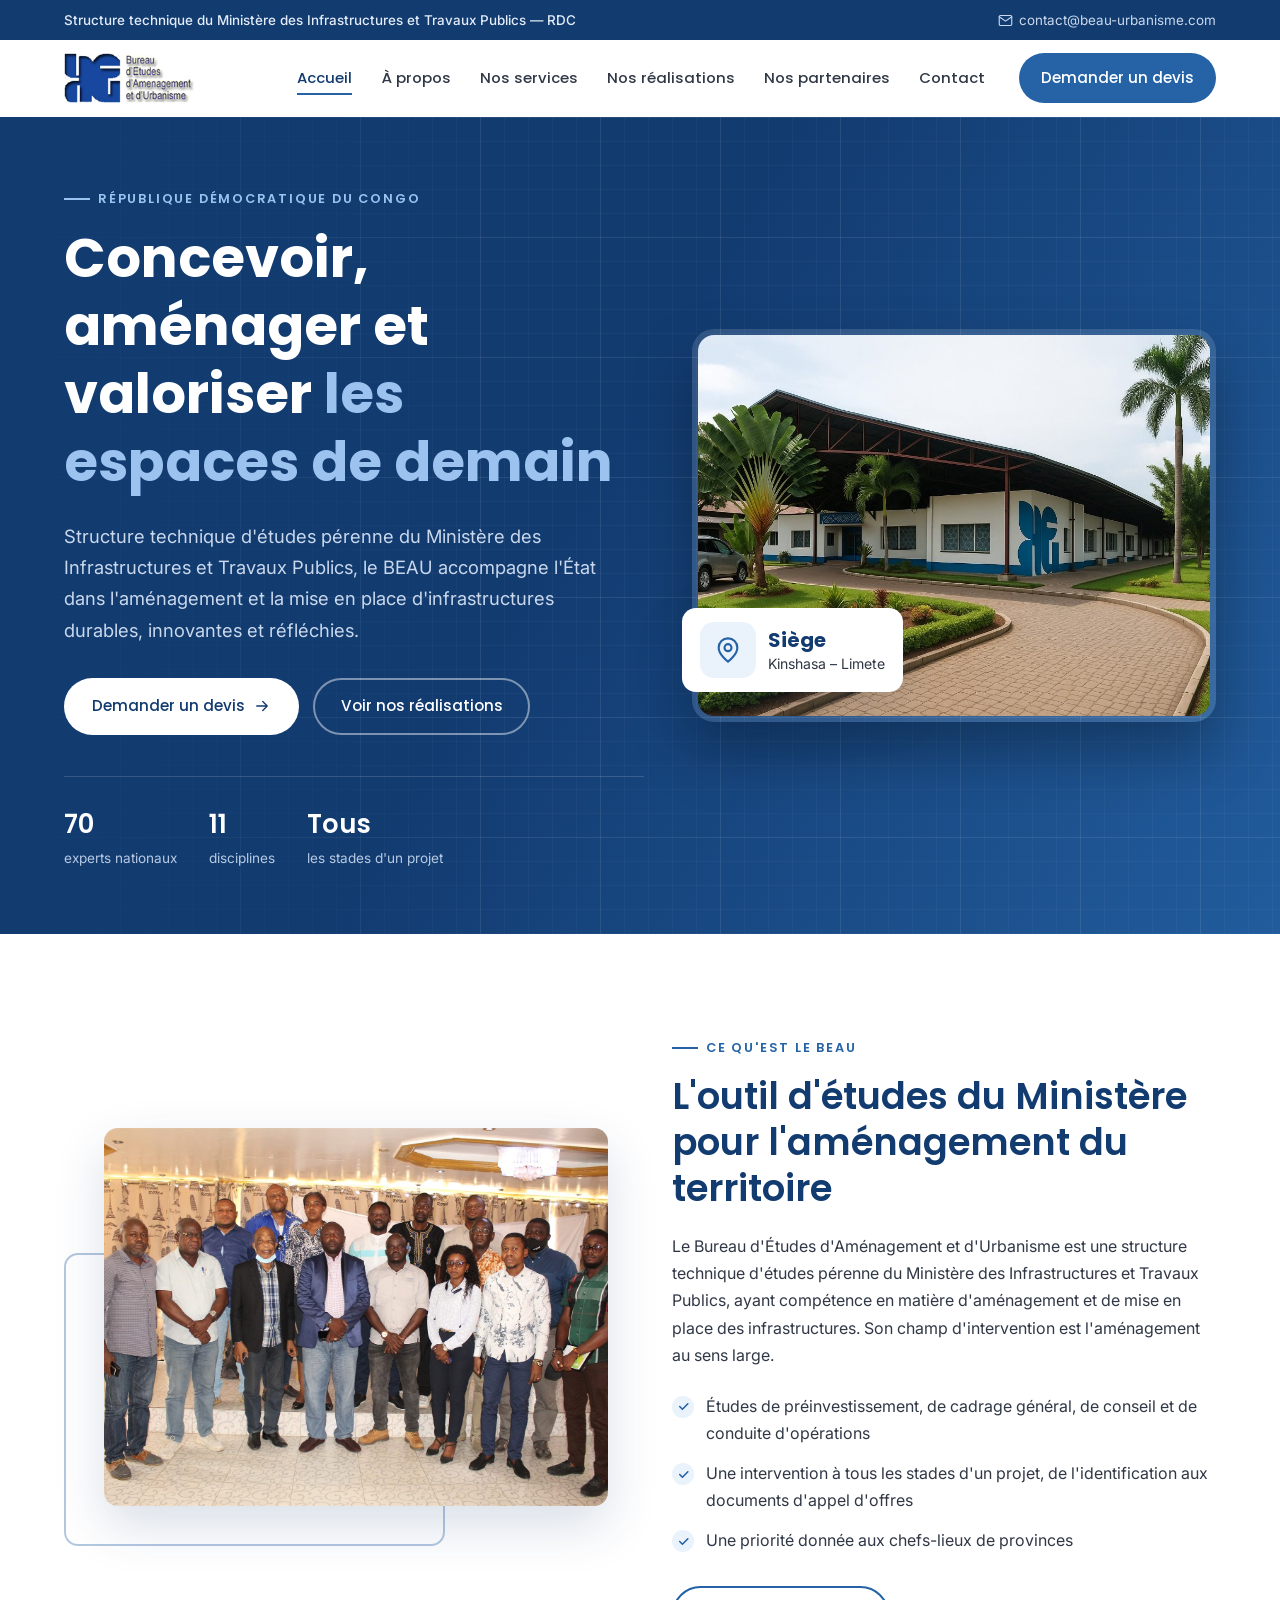
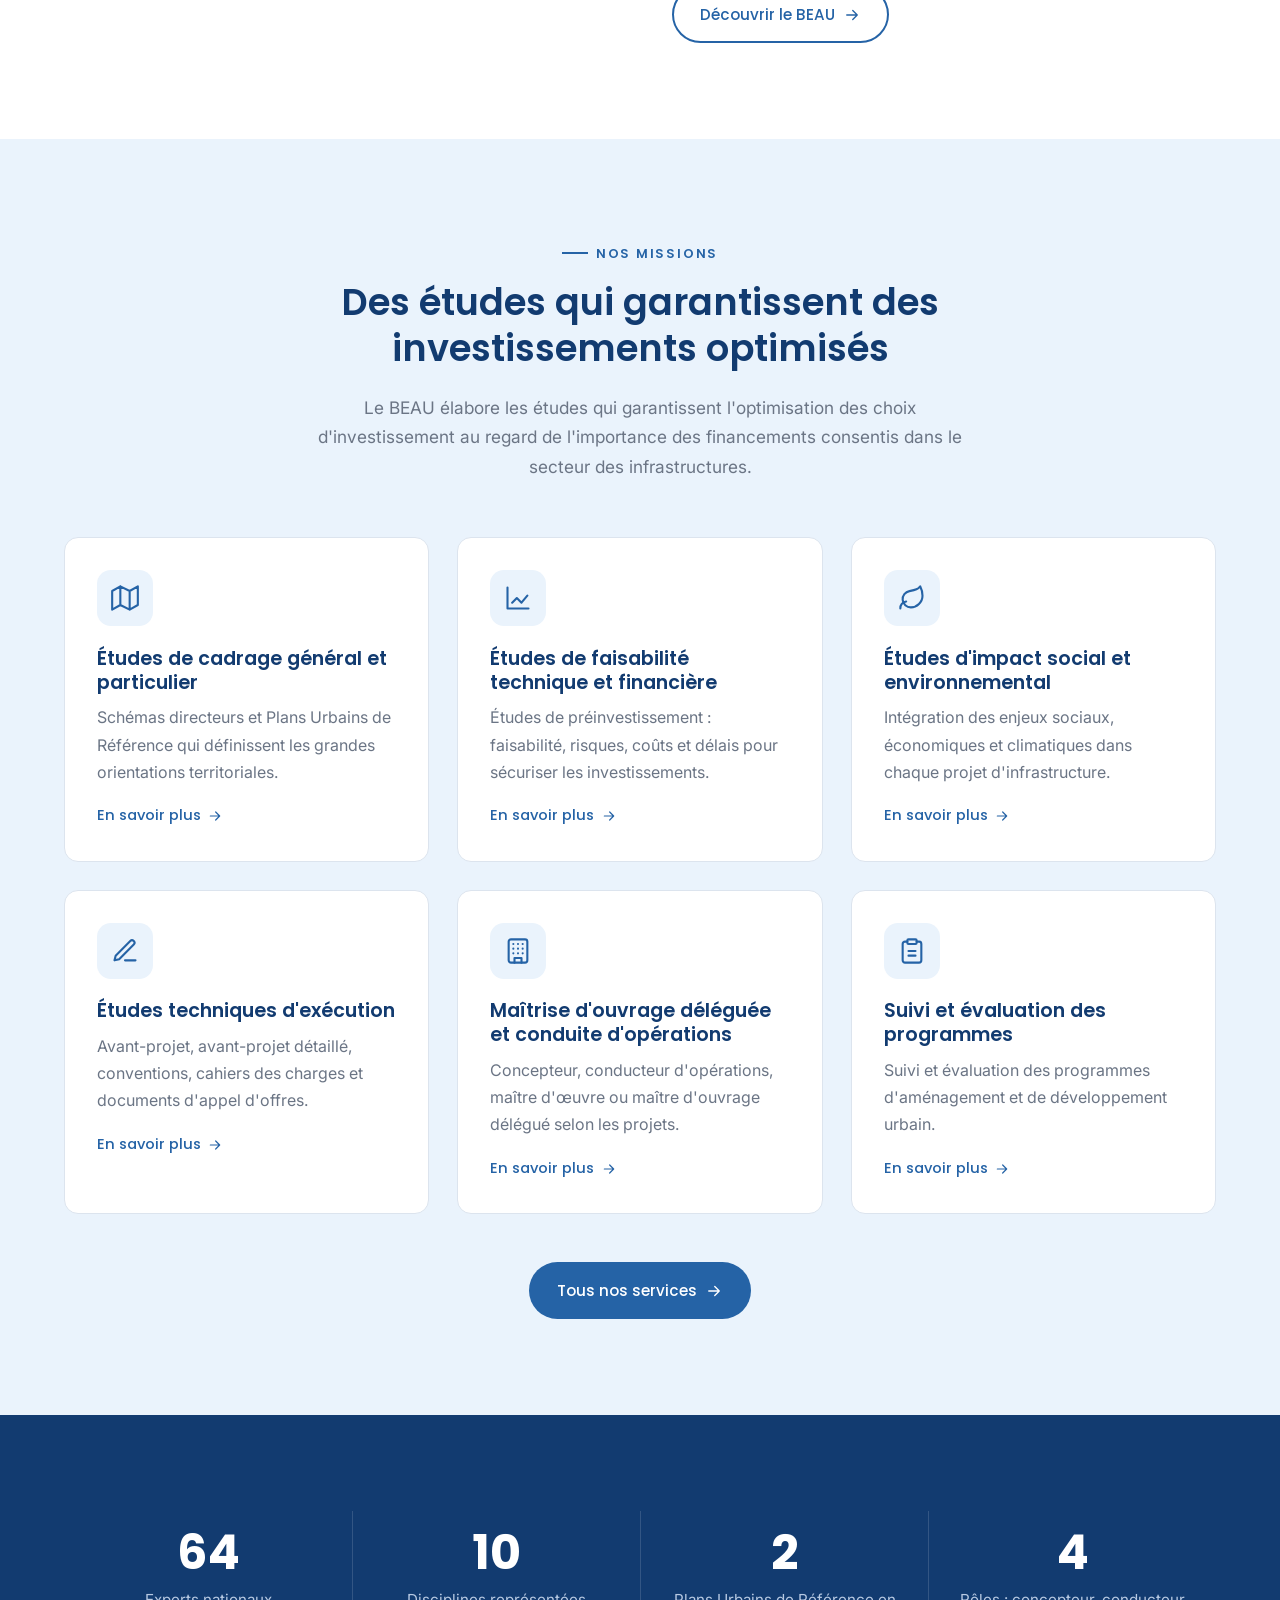
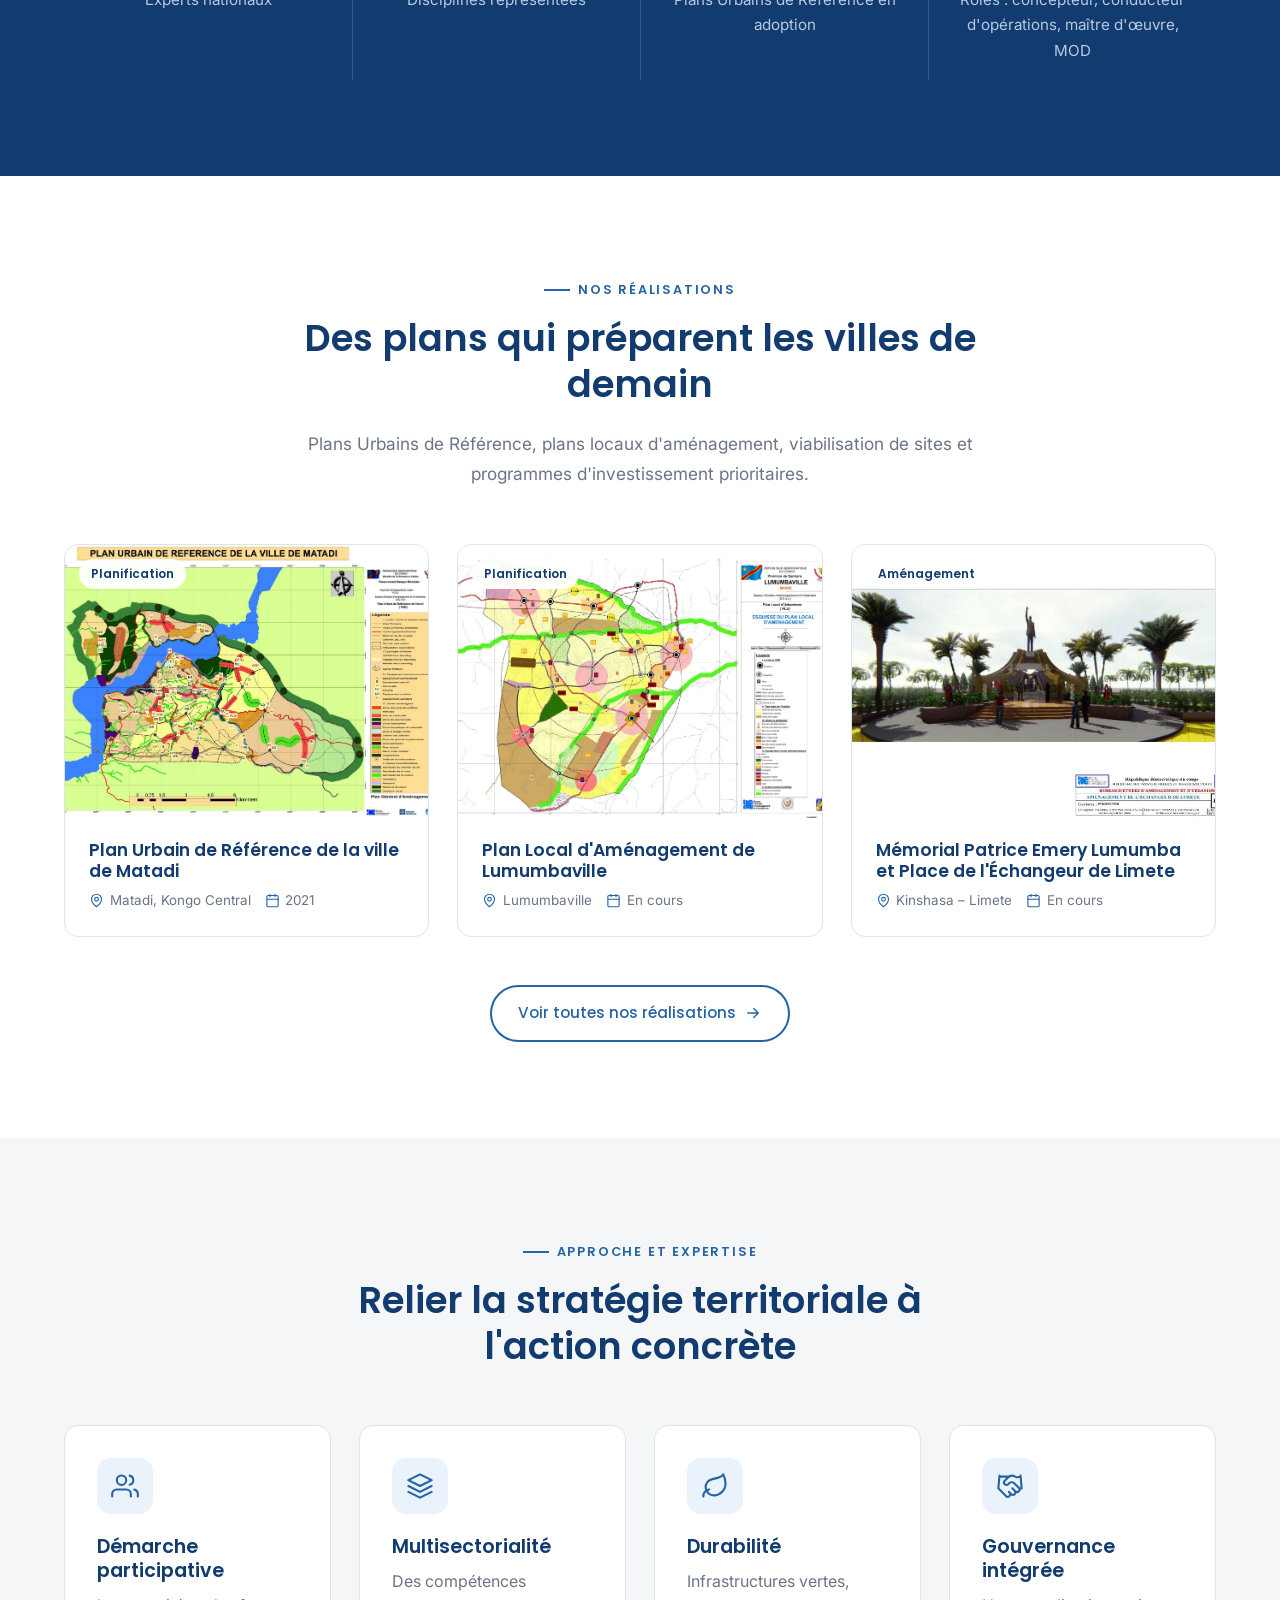
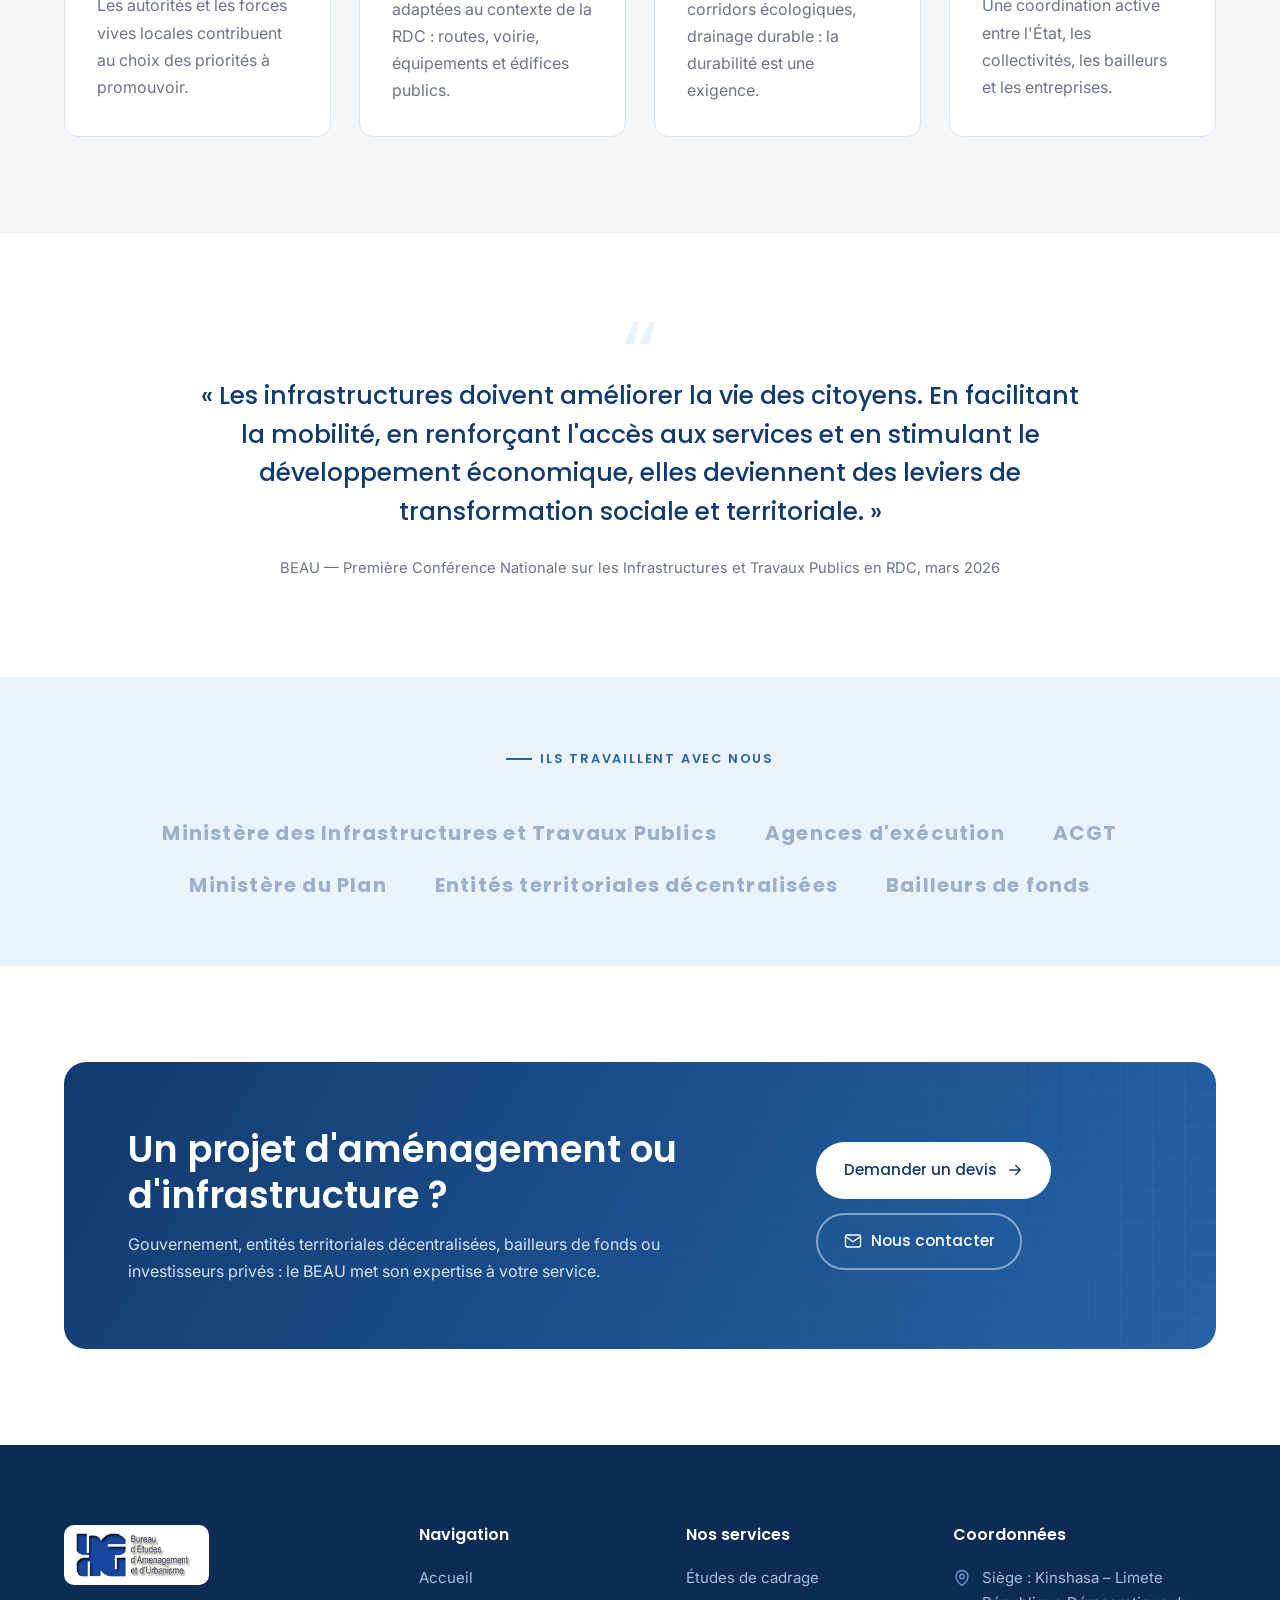
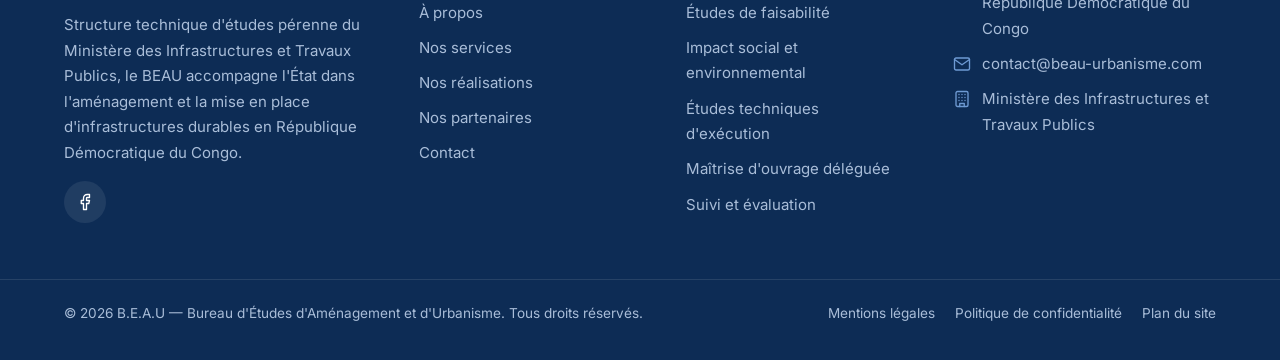
<file: index.html>
<!DOCTYPE html>
<html lang="fr" class="no-js">
<head>
  <meta charset="UTF-8">
  <meta name="viewport" content="width=device-width, initial-scale=1">
  <title>B.E.A.U — Bureau d'Études d'Aménagement et d'Urbanisme | RDC</title>
  <meta name="description" content="Le BEAU, structure technique d'études du Ministère des Infrastructures et Travaux Publics de la RDC : planification territoriale, Plans Urbains de Référence, études de préinvestissement, maîtrise d'ouvrage déléguée et SIG.">
  <link rel="canonical" href="https://www.beau-urbanisme.com/">
  <meta name="theme-color" content="#123B70">
  <meta property="og:type" content="website">
  <meta property="og:site_name" content="B.E.A.U — Bureau d'Études d'Aménagement et d'Urbanisme">
  <meta property="og:title" content="B.E.A.U — Bureau d'Études d'Aménagement et d'Urbanisme | RDC">
  <meta property="og:description" content="Le BEAU, structure technique d'études du Ministère des Infrastructures et Travaux Publics de la RDC : planification territoriale, Plans Urbains de Référence, études de préinvestissement, maîtrise d'ouvrage déléguée et SIG.">
  <meta property="og:url" content="https://www.beau-urbanisme.com/">
  <meta property="og:image" content="https://www.beau-urbanisme.com/assets/img/photos/siege.jpg">
  <meta property="og:locale" content="fr_CD">
  <link rel="icon" href="assets/img/favicon.png" type="image/png">
  <link rel="preconnect" href="https://fonts.googleapis.com">
  <link rel="preconnect" href="https://fonts.gstatic.com" crossorigin>
  <link href="https://fonts.googleapis.com/css2?family=Inter:wght@400;500;600&family=Poppins:wght@500;600;700&display=swap" rel="stylesheet">
  <link rel="stylesheet" href="assets/css/style.css">
  <script type="application/ld+json">
  {
    "@context": "https://schema.org",
    "@type": "GovernmentOrganization",
    "name": "B.E.A.U — Bureau d'Études d'Aménagement et d'Urbanisme",
    "alternateName": "BEAU",
    "url": "https://www.beau-urbanisme.com/",
    "logo": "https://www.beau-urbanisme.com/assets/img/logo-beau.png",
    "parentOrganization": { "@type": "GovernmentOrganization", "name": "Ministère des Infrastructures et Travaux Publics — République Démocratique du Congo" },
    "address": { "@type": "PostalAddress", "addressLocality": "Kinshasa – Limete", "addressCountry": "CD" },
    "slogan": "Concevoir, aménager et valoriser les espaces de demain."
  }
  </script>
</head>
<body>
  <a class="skip-link" href="#contenu">Aller au contenu</a>

  <div class="topbar">
    <div class="container">
      <div class="topbar__info">
        <span class="topbar__org">Structure technique du Ministère des Infrastructures et Travaux Publics — RDC</span>
      </div>
      <div class="topbar__info topbar__contact">
        <a href="mailto:contact@beau-urbanisme.com"><svg viewBox="0 0 24 24" fill="none" stroke="currentColor" stroke-width="1.8" stroke-linecap="round" stroke-linejoin="round" aria-hidden="true"><rect x="2" y="4" width="20" height="16" rx="2"/><path d="M22 6l-10 7L2 6"/></svg> contact@beau-urbanisme.com</a>
      </div>
    </div>
  </div>

  <header class="header">
    <div class="container">
      <a href="index.html" class="logo" aria-label="B.E.A.U — Bureau d'Études d'Aménagement et d'Urbanisme — Accueil">
        <img src="assets/img/logo-beau.png" alt="Logo du Bureau d'Études d'Aménagement et d'Urbanisme" width="195" height="71">
      </a>
      <button class="burger" type="button" aria-expanded="false" aria-controls="nav" aria-label="Ouvrir le menu"><span></span></button>
      <nav class="nav" id="nav" aria-label="Navigation principale">
        <ul class="nav__list">
          <li><a class="nav__link" href="index.html" aria-current="page">Accueil</a></li>
          <li><a class="nav__link" href="a-propos.html">À propos</a></li>
          <li><a class="nav__link" href="services.html">Nos services</a></li>
          <li><a class="nav__link" href="realisations.html">Nos réalisations</a></li>
          <li><a class="nav__link" href="partenaires.html">Nos partenaires</a></li>
          <li><a class="nav__link" href="contact.html">Contact</a></li>
        </ul>
        <a href="contact.html#formulaire" class="btn btn--primary">Demander un devis</a>
      </nav>
    </div>
  </header>

  <main id="contenu">
    <section class="hero">
      <div class="container">
        <div>
          <span class="eyebrow" style="color:#9CC3F0">République Démocratique du Congo</span>
          <h1>Concevoir, aménager et valoriser <em>les espaces de demain</em></h1>
          <p class="hero__lead">Structure technique d'études pérenne du Ministère des Infrastructures et Travaux Publics, le BEAU accompagne l'État dans l'aménagement et la mise en place d'infrastructures durables, innovantes et réfléchies.</p>
          <div class="btn-row">
            <a href="contact.html#formulaire" class="btn btn--light">Demander un devis <svg viewBox="0 0 24 24" fill="none" stroke="currentColor" stroke-width="1.8" stroke-linecap="round" stroke-linejoin="round" aria-hidden="true"><path d="M5 12h14M13 6l6 6-6 6"/></svg></a>
            <a href="realisations.html" class="btn btn--ghost">Voir nos réalisations</a>
          </div>
          <div class="hero__trust">
            <div><strong>70</strong>experts nationaux</div>
            <div><strong>11</strong>disciplines</div>
            <div><strong>Tous</strong>les stades d'un projet</div>
          </div>
        </div>
        <div class="hero__visual reveal">
          <img class="hero__photo" src="assets/img/photos/siege.jpg" alt="Siège du BEAU à Kinshasa-Limete" width="1080" height="720">
          <div class="hero__badge">
            <span class="icon-box"><svg viewBox="0 0 24 24" fill="none" stroke="currentColor" stroke-width="1.8" stroke-linecap="round" stroke-linejoin="round" aria-hidden="true"><path d="M20 10c0 6-8 12-8 12s-8-6-8-12a8 8 0 0 1 16 0z"/><circle cx="12" cy="10" r="3"/></svg></span>
            <span><strong>Siège</strong>Kinshasa – Limete</span>
          </div>
        </div>
      </div>
    </section>

    <section class="section">
      <div class="container split">
        <div class="media-stack reveal">
          <div class="media-frame"><img src="assets/img/photos/equipe.jpg" alt="L'équipe du BEAU" loading="lazy"></div>
        </div>
        <div class="reveal" data-delay="1">
          <span class="eyebrow">Ce qu'est le BEAU</span>
          <h2>L'outil d'études du Ministère pour l'aménagement du territoire</h2>
          <p>Le Bureau d'Études d'Aménagement et d'Urbanisme est une structure technique d'études pérenne du Ministère des Infrastructures et Travaux Publics, ayant compétence en matière d'aménagement et de mise en place des infrastructures. Son champ d'intervention est l'aménagement au sens large.</p>
          <ul class="check-list">
            <li>Études de préinvestissement, de cadrage général, de conseil et de conduite d'opérations</li>
            <li>Une intervention à tous les stades d'un projet, de l'identification aux documents d'appel d'offres</li>
            <li>Une priorité donnée aux chefs-lieux de provinces</li>
          </ul>
          <a href="a-propos.html" class="btn btn--outline">Découvrir le BEAU <svg viewBox="0 0 24 24" fill="none" stroke="currentColor" stroke-width="1.8" stroke-linecap="round" stroke-linejoin="round" aria-hidden="true"><path d="M5 12h14M13 6l6 6-6 6"/></svg></a>
        </div>
      </div>
    </section>

    <section class="section section--light">
      <div class="container">
        <div class="section-head reveal">
          <span class="eyebrow">Nos missions</span>
          <h2>Des études qui garantissent des investissements optimisés</h2>
          <p>Le BEAU élabore les études qui garantissent l'optimisation des choix d'investissement au regard de l'importance des financements consentis dans le secteur des infrastructures.</p>
        </div>
        <div class="grid grid-3">
          <article class="card reveal" data-delay="0">
            <div class="icon-box"><svg viewBox="0 0 24 24" fill="none" stroke="currentColor" stroke-width="1.8" stroke-linecap="round" stroke-linejoin="round" aria-hidden="true"><path d="M1 6v16l7-4 8 4 7-4V2l-7 4-8-4-7 4zM8 2v16M16 6v16"/></svg></div>
            <h3>Études de cadrage général et particulier</h3>
            <p>Schémas directeurs et Plans Urbains de Référence qui définissent les grandes orientations territoriales.</p>
            <a href="services.html#cadrage" class="card__link">En savoir plus <svg viewBox="0 0 24 24" fill="none" stroke="currentColor" stroke-width="1.8" stroke-linecap="round" stroke-linejoin="round" aria-hidden="true"><path d="M5 12h14M13 6l6 6-6 6"/></svg></a>
          </article>
          <article class="card reveal" data-delay="1">
            <div class="icon-box"><svg viewBox="0 0 24 24" fill="none" stroke="currentColor" stroke-width="1.8" stroke-linecap="round" stroke-linejoin="round" aria-hidden="true"><path d="M3 3v18h18M7 16l4-4 4 4 5-6"/></svg></div>
            <h3>Études de faisabilité technique et financière</h3>
            <p>Études de préinvestissement : faisabilité, risques, coûts et délais pour sécuriser les investissements.</p>
            <a href="services.html#faisabilite" class="card__link">En savoir plus <svg viewBox="0 0 24 24" fill="none" stroke="currentColor" stroke-width="1.8" stroke-linecap="round" stroke-linejoin="round" aria-hidden="true"><path d="M5 12h14M13 6l6 6-6 6"/></svg></a>
          </article>
          <article class="card reveal" data-delay="2">
            <div class="icon-box"><svg viewBox="0 0 24 24" fill="none" stroke="currentColor" stroke-width="1.8" stroke-linecap="round" stroke-linejoin="round" aria-hidden="true"><path d="M11 20A7 7 0 0 1 9.8 6.1C15.5 5 17 4.5 19 2c1 2 2 4.2 2 8 0 5.5-4.8 10-10 10z"/><path d="M2 21c0-3 1.9-5.4 5-6"/></svg></div>
            <h3>Études d'impact social et environnemental</h3>
            <p>Intégration des enjeux sociaux, économiques et climatiques dans chaque projet d'infrastructure.</p>
            <a href="services.html#impact" class="card__link">En savoir plus <svg viewBox="0 0 24 24" fill="none" stroke="currentColor" stroke-width="1.8" stroke-linecap="round" stroke-linejoin="round" aria-hidden="true"><path d="M5 12h14M13 6l6 6-6 6"/></svg></a>
          </article>
          <article class="card reveal" data-delay="0">
            <div class="icon-box"><svg viewBox="0 0 24 24" fill="none" stroke="currentColor" stroke-width="1.8" stroke-linecap="round" stroke-linejoin="round" aria-hidden="true"><path d="M12 20h9M16.5 3.5a2.1 2.1 0 0 1 3 3L7 19l-4 1 1-4L16.5 3.5z"/></svg></div>
            <h3>Études techniques d'exécution</h3>
            <p>Avant-projet, avant-projet détaillé, conventions, cahiers des charges et documents d'appel d'offres.</p>
            <a href="services.html#execution" class="card__link">En savoir plus <svg viewBox="0 0 24 24" fill="none" stroke="currentColor" stroke-width="1.8" stroke-linecap="round" stroke-linejoin="round" aria-hidden="true"><path d="M5 12h14M13 6l6 6-6 6"/></svg></a>
          </article>
          <article class="card reveal" data-delay="1">
            <div class="icon-box"><svg viewBox="0 0 24 24" fill="none" stroke="currentColor" stroke-width="1.8" stroke-linecap="round" stroke-linejoin="round" aria-hidden="true"><rect x="4" y="2" width="16" height="20" rx="2"/><path d="M9 22v-4h6v4M8 6h.01M16 6h.01M12 6h.01M12 10h.01M12 14h.01M16 10h.01M16 14h.01M8 10h.01M8 14h.01"/></svg></div>
            <h3>Maîtrise d'ouvrage déléguée et conduite d'opérations</h3>
            <p>Concepteur, conducteur d'opérations, maître d'œuvre ou maître d'ouvrage délégué selon les projets.</p>
            <a href="services.html#mod" class="card__link">En savoir plus <svg viewBox="0 0 24 24" fill="none" stroke="currentColor" stroke-width="1.8" stroke-linecap="round" stroke-linejoin="round" aria-hidden="true"><path d="M5 12h14M13 6l6 6-6 6"/></svg></a>
          </article>
          <article class="card reveal" data-delay="2">
            <div class="icon-box"><svg viewBox="0 0 24 24" fill="none" stroke="currentColor" stroke-width="1.8" stroke-linecap="round" stroke-linejoin="round" aria-hidden="true"><rect x="8" y="2" width="8" height="4" rx="1"/><path d="M16 4h2a2 2 0 0 1 2 2v14a2 2 0 0 1-2 2H6a2 2 0 0 1-2-2V6a2 2 0 0 1 2-2h2M9 12h6M9 16h6"/></svg></div>
            <h3>Suivi et évaluation des programmes</h3>
            <p>Suivi et évaluation des programmes d'aménagement et de développement urbain.</p>
            <a href="services.html#suivi" class="card__link">En savoir plus <svg viewBox="0 0 24 24" fill="none" stroke="currentColor" stroke-width="1.8" stroke-linecap="round" stroke-linejoin="round" aria-hidden="true"><path d="M5 12h14M13 6l6 6-6 6"/></svg></a>
          </article>
        </div>
        <div style="text-align:center;margin-top:48px" class="reveal">
          <a href="services.html" class="btn btn--primary">Tous nos services <svg viewBox="0 0 24 24" fill="none" stroke="currentColor" stroke-width="1.8" stroke-linecap="round" stroke-linejoin="round" aria-hidden="true"><path d="M5 12h14M13 6l6 6-6 6"/></svg></a>
        </div>
      </div>
    </section>

    <section class="section section--dark">
      <div class="container">
        <div class="stats">
          <div class="stat reveal"><div class="stat__num" data-count="70">70</div><div class="stat__label">Experts nationaux</div></div>
          <div class="stat reveal" data-delay="1"><div class="stat__num" data-count="11">11</div><div class="stat__label">Disciplines représentées</div></div>
          <div class="stat reveal" data-delay="2"><div class="stat__num" data-count="2">2</div><div class="stat__label">Plans Urbains de Référence en adoption</div></div>
          <div class="stat reveal" data-delay="3"><div class="stat__num" data-count="4">4</div><div class="stat__label">Rôles : concepteur, conducteur d'opérations, maître d'œuvre, MOD</div></div>
        </div>
      </div>
    </section>

    <section class="section">
      <div class="container">
        <div class="section-head reveal">
          <span class="eyebrow">Nos réalisations</span>
          <h2>Des plans qui préparent les villes de demain</h2>
          <p>Plans Urbains de Référence, plans locaux d'aménagement, viabilisation de sites et programmes d'investissement prioritaires.</p>
        </div>
        <div class="grid grid-3">
          <div class="project-item reveal" data-delay="0">
            <button type="button" class="project-card" data-project
              data-img="assets/img/photos/pur-matadi.jpg" data-title="Plan Urbain de Référence de la ville de Matadi" data-place="Matadi, Kongo Central" data-year="2021"
              data-domain="Planification" data-client="Élaboration du plan" data-desc="Plan Urbain de Référence de Matadi, assorti d'un Programme d'Investissement Prioritaire (PIP). Élaboré en 2021, il est en phase d'adoption par l'Assemblée provinciale ou le conseil urbain, en vue de sa promulgation sous forme d'édit par le Gouverneur de Province pour le rendre opposable à tous et permettre de lever les fonds nécessaires à l'implémentation des projets retenus.">
              <span class="project-card__img">
                <img src="assets/img/photos/pur-matadi.jpg" alt="Plan Urbain de Référence de la ville de Matadi" loading="lazy">
                <span class="project-card__tag">Planification</span>
              </span>
              <span class="project-card__body">
                <h3>Plan Urbain de Référence de la ville de Matadi</h3>
                <span class="project-meta">
                  <span><svg viewBox="0 0 24 24" fill="none" stroke="currentColor" stroke-width="1.8" stroke-linecap="round" stroke-linejoin="round" aria-hidden="true"><path d="M20 10c0 6-8 12-8 12s-8-6-8-12a8 8 0 0 1 16 0z"/><circle cx="12" cy="10" r="3"/></svg> Matadi, Kongo Central</span>
                  <span><svg viewBox="0 0 24 24" fill="none" stroke="currentColor" stroke-width="1.8" stroke-linecap="round" stroke-linejoin="round" aria-hidden="true"><rect x="3" y="4" width="18" height="18" rx="2"/><path d="M16 2v4M8 2v4M3 10h18"/></svg> 2021</span>
                </span>
              </span>
            </button>
          </div>
          <div class="project-item reveal" data-delay="1">
            <button type="button" class="project-card" data-project
              data-img="assets/img/photos/lumumbaville-pdl.jpg" data-title="Plan Local d'Aménagement de Lumumbaville" data-place="Lumumbaville" data-year="En cours"
              data-domain="Planification" data-client="Conception du plan local" data-desc="Esquisse du Plan Local de Lumumbaville, dont la phase de concrétisation du fait urbain (viabilisation et accessibilité) a débuté avec le concours de l'Agence Congolaise des Grands Travaux via le programme sino-congolais.">
              <span class="project-card__img">
                <img src="assets/img/photos/lumumbaville-pdl.jpg" alt="Plan Local d'Aménagement de Lumumbaville" loading="lazy">
                <span class="project-card__tag">Planification</span>
              </span>
              <span class="project-card__body">
                <h3>Plan Local d'Aménagement de Lumumbaville</h3>
                <span class="project-meta">
                  <span><svg viewBox="0 0 24 24" fill="none" stroke="currentColor" stroke-width="1.8" stroke-linecap="round" stroke-linejoin="round" aria-hidden="true"><path d="M20 10c0 6-8 12-8 12s-8-6-8-12a8 8 0 0 1 16 0z"/><circle cx="12" cy="10" r="3"/></svg> Lumumbaville</span>
                  <span><svg viewBox="0 0 24 24" fill="none" stroke="currentColor" stroke-width="1.8" stroke-linecap="round" stroke-linejoin="round" aria-hidden="true"><rect x="3" y="4" width="18" height="18" rx="2"/><path d="M16 2v4M8 2v4M3 10h18"/></svg> En cours</span>
                </span>
              </span>
            </button>
          </div>
          <div class="project-item reveal" data-delay="2">
            <button type="button" class="project-card" data-project
              data-img="assets/img/photos/memorial-lumumba.jpg" data-title="Mémorial Patrice Emery Lumumba et Place de l'Échangeur de Limete" data-place="Kinshasa – Limete" data-year="En cours"
              data-domain="Aménagement" data-client="Aménagement" data-desc="Achèvement du Mémorial du Héros National Patrice Emery Lumumba, qui a été profané, et aménagement de la Place de l'Échangeur de Limete, îlots directionnels compris.">
              <span class="project-card__img">
                <img src="assets/img/photos/memorial-lumumba.jpg" alt="Mémorial Patrice Emery Lumumba et Place de l'Échangeur de Limete" loading="lazy">
                <span class="project-card__tag">Aménagement</span>
              </span>
              <span class="project-card__body">
                <h3>Mémorial Patrice Emery Lumumba et Place de l'Échangeur de Limete</h3>
                <span class="project-meta">
                  <span><svg viewBox="0 0 24 24" fill="none" stroke="currentColor" stroke-width="1.8" stroke-linecap="round" stroke-linejoin="round" aria-hidden="true"><path d="M20 10c0 6-8 12-8 12s-8-6-8-12a8 8 0 0 1 16 0z"/><circle cx="12" cy="10" r="3"/></svg> Kinshasa – Limete</span>
                  <span><svg viewBox="0 0 24 24" fill="none" stroke="currentColor" stroke-width="1.8" stroke-linecap="round" stroke-linejoin="round" aria-hidden="true"><rect x="3" y="4" width="18" height="18" rx="2"/><path d="M16 2v4M8 2v4M3 10h18"/></svg> En cours</span>
                </span>
              </span>
            </button>
          </div>
        </div>
        <div style="text-align:center;margin-top:48px" class="reveal">
          <a href="realisations.html" class="btn btn--outline">Voir toutes nos réalisations <svg viewBox="0 0 24 24" fill="none" stroke="currentColor" stroke-width="1.8" stroke-linecap="round" stroke-linejoin="round" aria-hidden="true"><path d="M5 12h14M13 6l6 6-6 6"/></svg></a>
        </div>
      </div>
    </section>

    <section class="section section--gray">
      <div class="container">
        <div class="section-head reveal">
          <span class="eyebrow">Approche et expertise</span>
          <h2>Relier la stratégie territoriale à l'action concrète</h2>
        </div>
        <div class="grid grid-4">
          <article class="card reveal"><div class="icon-box"><svg viewBox="0 0 24 24" fill="none" stroke="currentColor" stroke-width="1.8" stroke-linecap="round" stroke-linejoin="round" aria-hidden="true"><path d="M17 21v-2a4 4 0 0 0-4-4H5a4 4 0 0 0-4 4v2M23 21v-2a4 4 0 0 0-3-3.9M16 3.1a4 4 0 0 1 0 7.8"/><circle cx="9" cy="7" r="4"/></svg></div><h3>Démarche participative</h3><p>Les autorités et les forces vives locales contribuent au choix des priorités à promouvoir.</p></article>
          <article class="card reveal" data-delay="1"><div class="icon-box"><svg viewBox="0 0 24 24" fill="none" stroke="currentColor" stroke-width="1.8" stroke-linecap="round" stroke-linejoin="round" aria-hidden="true"><path d="M12 2L2 7l10 5 10-5-10-5zM2 17l10 5 10-5M2 12l10 5 10-5"/></svg></div><h3>Multisectorialité</h3><p>Des compétences adaptées au contexte de la RDC : routes, voirie, équipements et édifices publics.</p></article>
          <article class="card reveal" data-delay="2"><div class="icon-box"><svg viewBox="0 0 24 24" fill="none" stroke="currentColor" stroke-width="1.8" stroke-linecap="round" stroke-linejoin="round" aria-hidden="true"><path d="M11 20A7 7 0 0 1 9.8 6.1C15.5 5 17 4.5 19 2c1 2 2 4.2 2 8 0 5.5-4.8 10-10 10z"/><path d="M2 21c0-3 1.9-5.4 5-6"/></svg></div><h3>Durabilité</h3><p>Infrastructures vertes, corridors écologiques, drainage durable : la durabilité est une exigence.</p></article>
          <article class="card reveal" data-delay="3"><div class="icon-box"><svg viewBox="0 0 24 24" fill="none" stroke="currentColor" stroke-width="1.8" stroke-linecap="round" stroke-linejoin="round" aria-hidden="true"><path d="M11 17l2 2a1 1 0 1 0 3-3M14 14l2.5 2.5a1 1 0 1 0 3-3l-3.9-3.9a3 3 0 0 0-4.2 0l-.9.9a1 1 0 1 1-3-3l2.8-2.8a5 5 0 0 1 6.1-.8l.5.3a2 2 0 0 0 1.4.3L21 4M21 3l1 11h-2M3 3L2 14l6.5 6.5a1 1 0 1 0 3-3M3 4h8"/></svg></div><h3>Gouvernance intégrée</h3><p>Une coordination active entre l'État, les collectivités, les bailleurs et les entreprises.</p></article>
        </div>
      </div>
    </section>

    <section class="section">
      <div class="container">
        <blockquote class="quote reveal">
          <p>« Les infrastructures doivent améliorer la vie des citoyens. En facilitant la mobilité, en renforçant l'accès aux services et en stimulant le développement économique, elles deviennent des leviers de transformation sociale et territoriale. »</p>
          <cite>BEAU — Première Conférence Nationale sur les Infrastructures et Travaux Publics en RDC, mars 2026</cite>
        </blockquote>
      </div>
    </section>

    <section class="section section--light" style="padding:64px 0">
      <div class="container">
        <div class="section-head reveal" style="margin-bottom:32px">
          <span class="eyebrow">Ils travaillent avec nous</span>
        </div>
        <div class="logo-strip reveal">
          <span>Ministère des Infrastructures et Travaux Publics</span>
          <span>Agences d'exécution</span>
          <span>ACGT</span>
          <span>Ministère du Plan</span>
          <span>Entités territoriales décentralisées</span>
          <span>Bailleurs de fonds</span>
        </div>
      </div>
    </section>

    <section class="section">
      <div class="container">
        <div class="cta reveal">
          <div>
            <h2>Un projet d'aménagement ou d'infrastructure ?</h2>
            <p>Gouvernement, entités territoriales décentralisées, bailleurs de fonds ou investisseurs privés : le BEAU met son expertise à votre service.</p>
          </div>
          <div class="btn-row">
            <a href="contact.html#formulaire" class="btn btn--light">Demander un devis <svg viewBox="0 0 24 24" fill="none" stroke="currentColor" stroke-width="1.8" stroke-linecap="round" stroke-linejoin="round" aria-hidden="true"><path d="M5 12h14M13 6l6 6-6 6"/></svg></a>
            <a href="contact.html" class="btn btn--ghost"><svg viewBox="0 0 24 24" fill="none" stroke="currentColor" stroke-width="1.8" stroke-linecap="round" stroke-linejoin="round" aria-hidden="true"><rect x="2" y="4" width="20" height="16" rx="2"/><path d="M22 6l-10 7L2 6"/></svg> Nous contacter</a>
          </div>
        </div>
      </div>
    </section>

    <div class="modal" id="project-modal" role="dialog" aria-modal="true" aria-labelledby="modal-title" aria-hidden="true">
      <div class="modal__dialog">
        <button type="button" class="modal__close" aria-label="Fermer"><svg viewBox="0 0 24 24" fill="none" stroke="currentColor" stroke-width="1.8" stroke-linecap="round" stroke-linejoin="round" aria-hidden="true"><path d="M18 6L6 18M6 6l12 12"/></svg></button>
        <div class="modal__media"><img data-modal-img src="assets/img/photos/pur-matadi.jpg" alt=""></div>
        <div class="modal__content">
          <span class="eyebrow">Réalisation</span>
          <h2 id="modal-title" data-modal-title></h2>
          <ul class="modal__facts">
            <li><strong>Lieu</strong><span data-modal-place></span></li>
            <li><strong>Année / statut</strong><span data-modal-year></span></li>
            <li><strong>Domaine</strong><span data-modal-domain></span></li>
            <li><strong>Rôle du BEAU</strong><span data-modal-client></span></li>
          </ul>
          <p data-modal-desc></p>
          <a href="contact.html#formulaire" class="btn btn--primary">Un projet similaire ? <svg viewBox="0 0 24 24" fill="none" stroke="currentColor" stroke-width="1.8" stroke-linecap="round" stroke-linejoin="round" aria-hidden="true"><path d="M5 12h14M13 6l6 6-6 6"/></svg></a>
        </div>
      </div>
    </div>
  </main>

  <footer class="footer">
    <div class="container footer__grid">
      <div>
        <a href="index.html" class="logo logo--footer" aria-label="B.E.A.U — Bureau d'Études d'Aménagement et d'Urbanisme — Accueil">
        <img src="assets/img/logo-beau.png" alt="Logo du Bureau d'Études d'Aménagement et d'Urbanisme" width="195" height="71">
      </a>
        <p>Structure technique d'études pérenne du Ministère des Infrastructures et Travaux Publics, le BEAU accompagne l'État dans l'aménagement et la mise en place d'infrastructures durables en République Démocratique du Congo.</p>
        <div class="socials">
          <a href="#" aria-label="Facebook" rel="noopener"><svg viewBox="0 0 24 24" fill="none" stroke="currentColor" stroke-width="1.8" stroke-linecap="round" stroke-linejoin="round" aria-hidden="true"><path d="M18 2h-3a5 5 0 0 0-5 5v3H7v4h3v8h4v-8h3l1-4h-4V7a1 1 0 0 1 1-1h3z"/></svg></a>
        </div>
      </div>
      <div>
        <h3>Navigation</h3>
        <ul>
          <li><a href="index.html">Accueil</a></li>
          <li><a href="a-propos.html">À propos</a></li>
          <li><a href="services.html">Nos services</a></li>
          <li><a href="realisations.html">Nos réalisations</a></li>
          <li><a href="partenaires.html">Nos partenaires</a></li>
          <li><a href="contact.html">Contact</a></li>
        </ul>
      </div>
      <div>
        <h3>Nos services</h3>
        <ul>
          <li><a href="services.html#cadrage">Études de cadrage</a></li>
          <li><a href="services.html#faisabilite">Études de faisabilité</a></li>
          <li><a href="services.html#impact">Impact social et environnemental</a></li>
          <li><a href="services.html#execution">Études techniques d'exécution</a></li>
          <li><a href="services.html#mod">Maîtrise d'ouvrage déléguée</a></li>
          <li><a href="services.html#suivi">Suivi et évaluation</a></li>
        </ul>
      </div>
      <div>
        <h3>Coordonnées</h3>
        <ul class="footer__contact">
          <li><svg viewBox="0 0 24 24" fill="none" stroke="currentColor" stroke-width="1.8" stroke-linecap="round" stroke-linejoin="round" aria-hidden="true"><path d="M20 10c0 6-8 12-8 12s-8-6-8-12a8 8 0 0 1 16 0z"/><circle cx="12" cy="10" r="3"/></svg><span>Siège : Kinshasa – Limete<br>République Démocratique du Congo</span></li>
          <li><svg viewBox="0 0 24 24" fill="none" stroke="currentColor" stroke-width="1.8" stroke-linecap="round" stroke-linejoin="round" aria-hidden="true"><rect x="2" y="4" width="20" height="16" rx="2"/><path d="M22 6l-10 7L2 6"/></svg><a href="mailto:contact@beau-urbanisme.com">contact@beau-urbanisme.com</a></li>
          <li><svg viewBox="0 0 24 24" fill="none" stroke="currentColor" stroke-width="1.8" stroke-linecap="round" stroke-linejoin="round" aria-hidden="true"><rect x="4" y="2" width="16" height="20" rx="2"/><path d="M9 22v-4h6v4M8 6h.01M16 6h.01M12 6h.01M12 10h.01M12 14h.01M16 10h.01M16 14h.01M8 10h.01M8 14h.01"/></svg><span>Ministère des Infrastructures et Travaux Publics</span></li>
        </ul>
      </div>
    </div>
    <div class="footer__bottom">
      <div class="container">
        <p>© <span data-current-year>2026</span> B.E.A.U — Bureau d'Études d'Aménagement et d'Urbanisme. Tous droits réservés.</p>
        <nav aria-label="Liens légaux">
          <a href="mentions-legales.html">Mentions légales</a>
          <a href="politique-confidentialite.html">Politique de confidentialité</a>
          <a href="sitemap.xml">Plan du site</a>
        </nav>
      </div>
    </div>
  </footer>

  <button class="to-top" type="button" aria-label="Retour en haut de page"><svg viewBox="0 0 24 24" fill="none" stroke="currentColor" stroke-width="1.8" stroke-linecap="round" stroke-linejoin="round" aria-hidden="true"><path d="M12 19V5M5 12l7-7 7 7"/></svg></button>
  <script src="assets/js/main.js" defer></script>
</body>
</html>
</file>
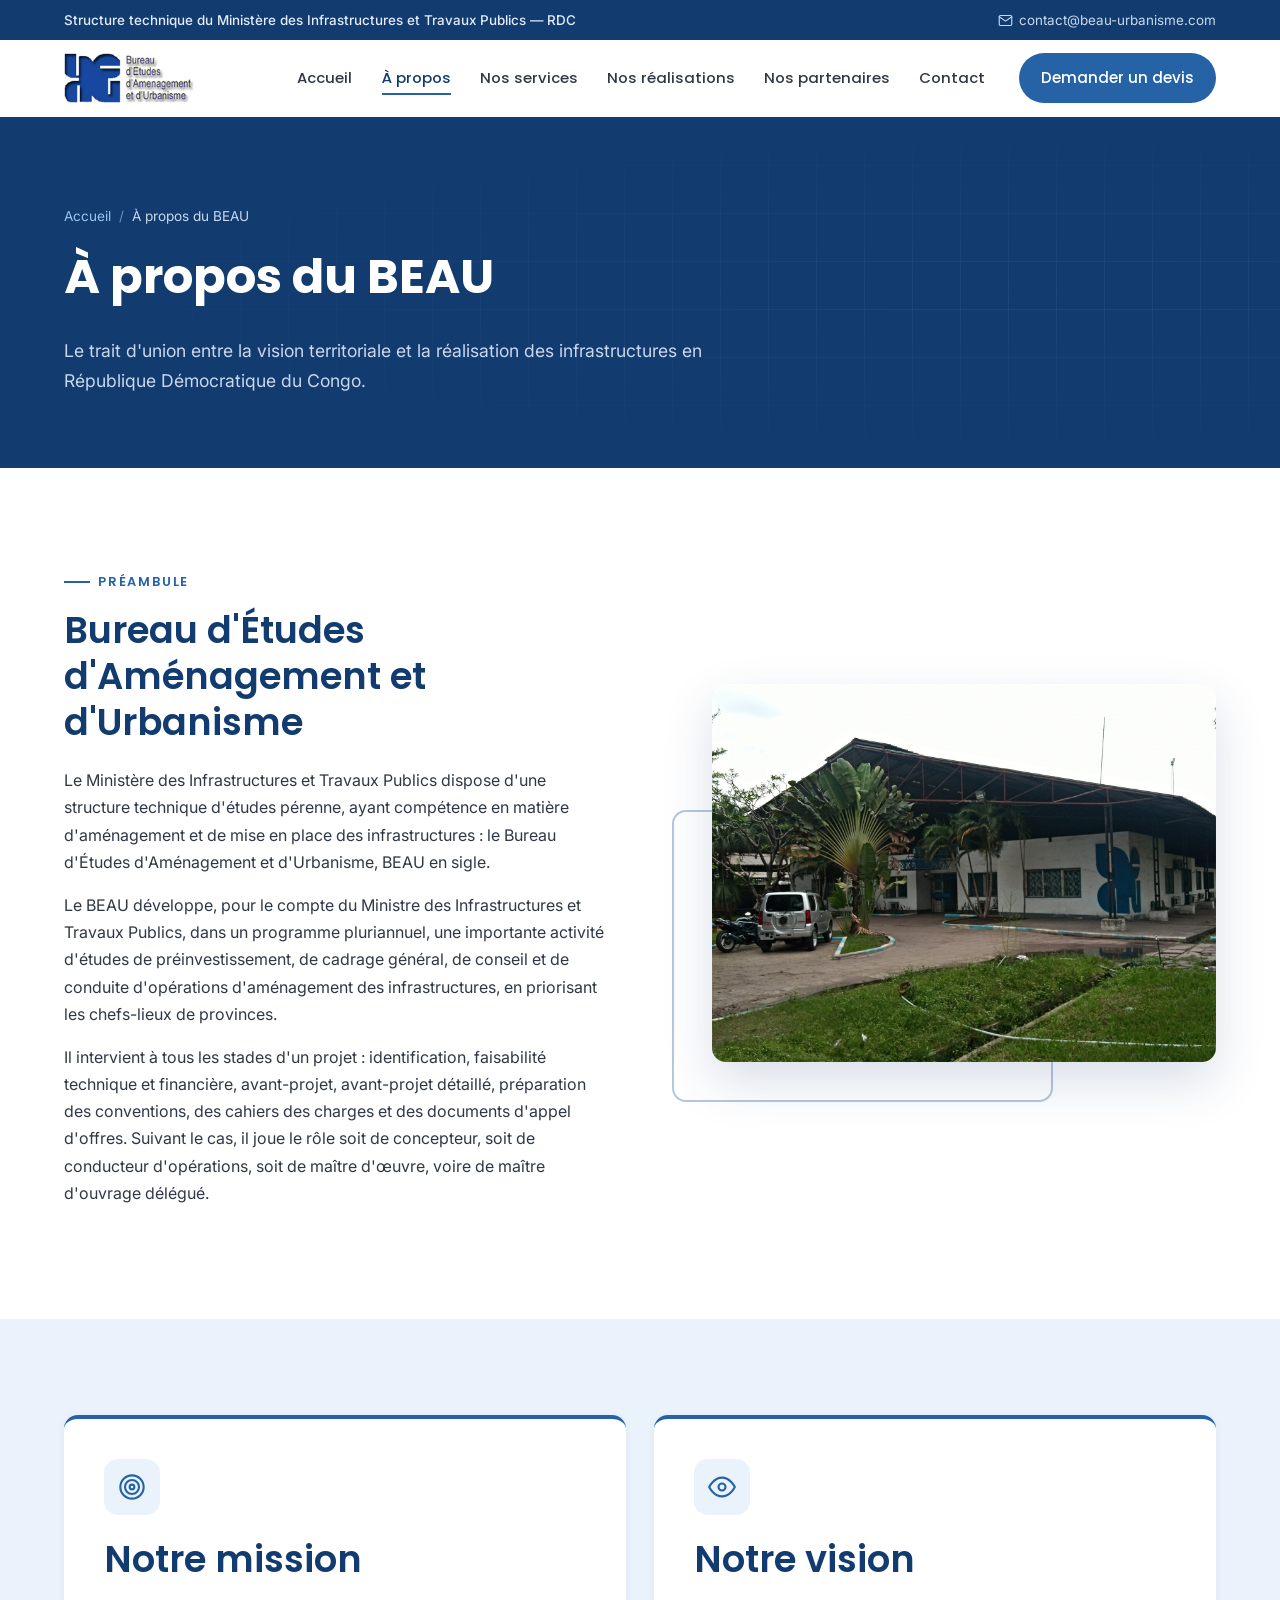
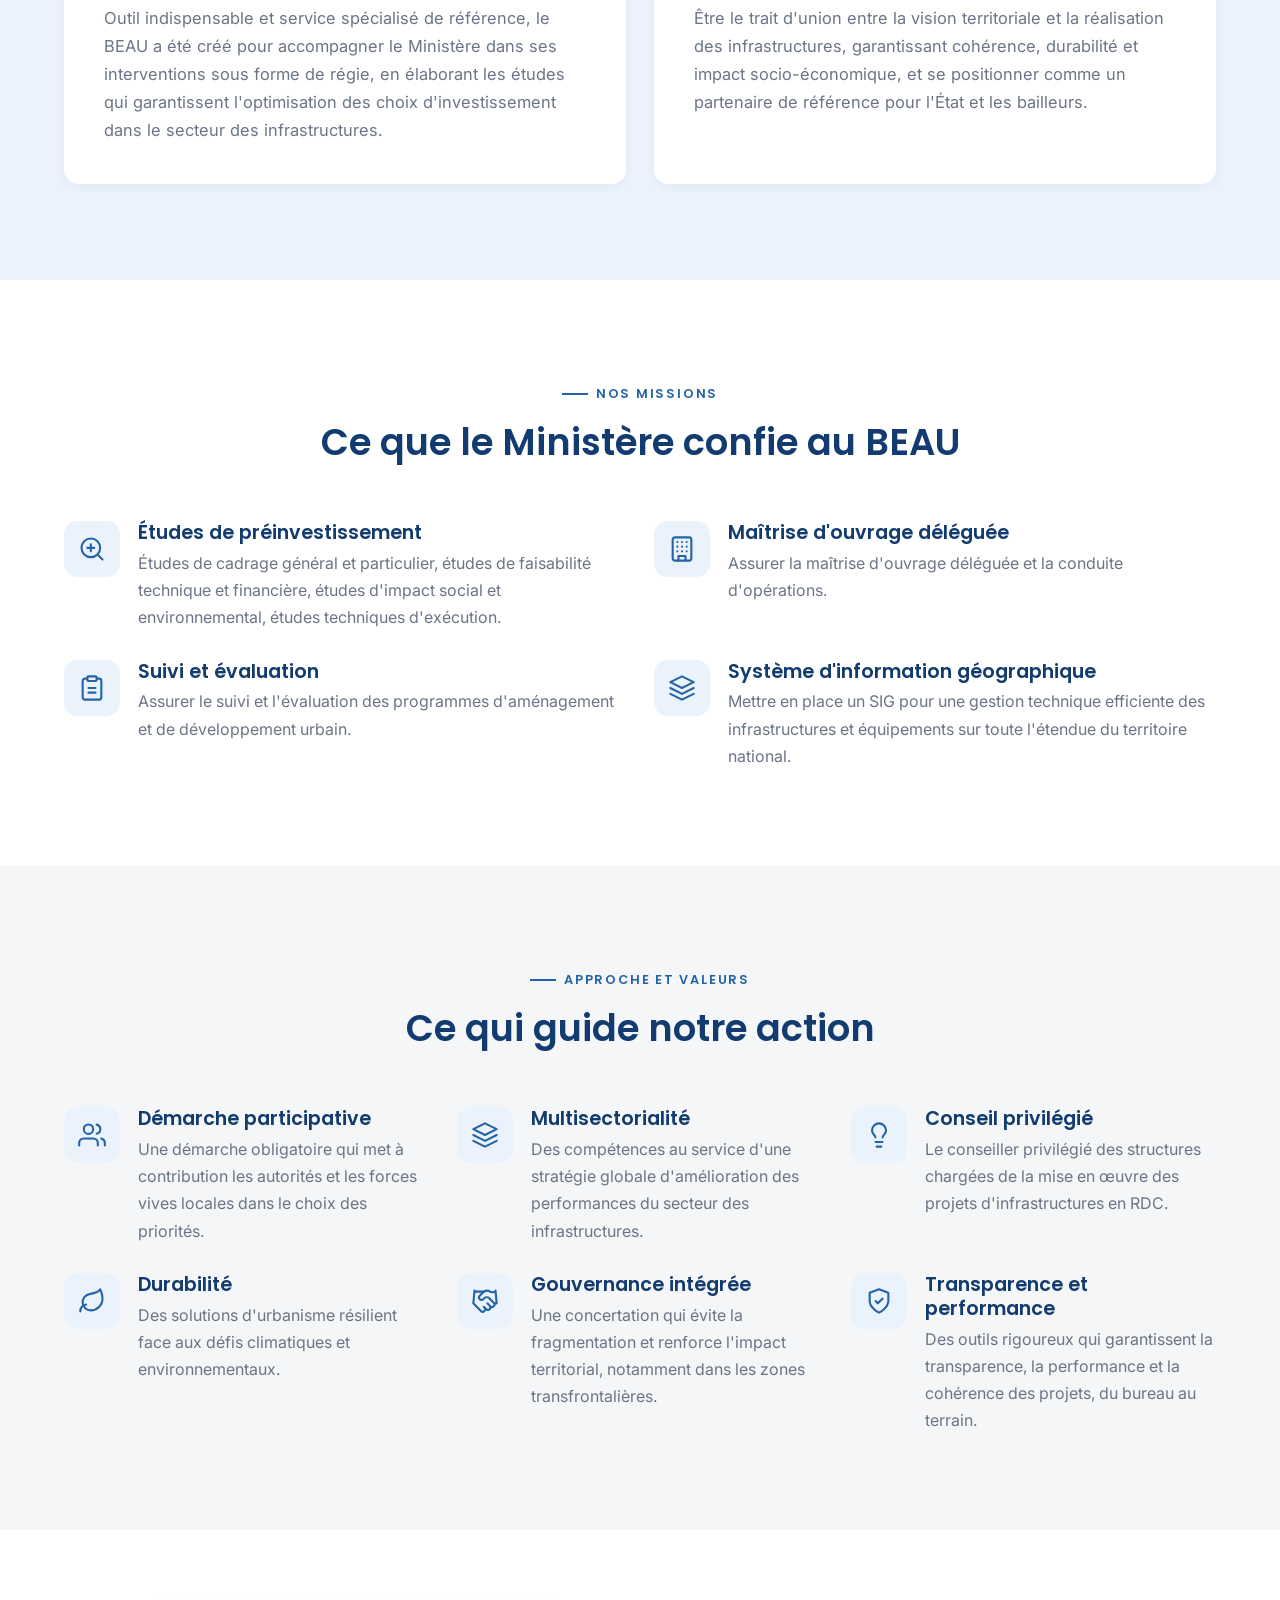
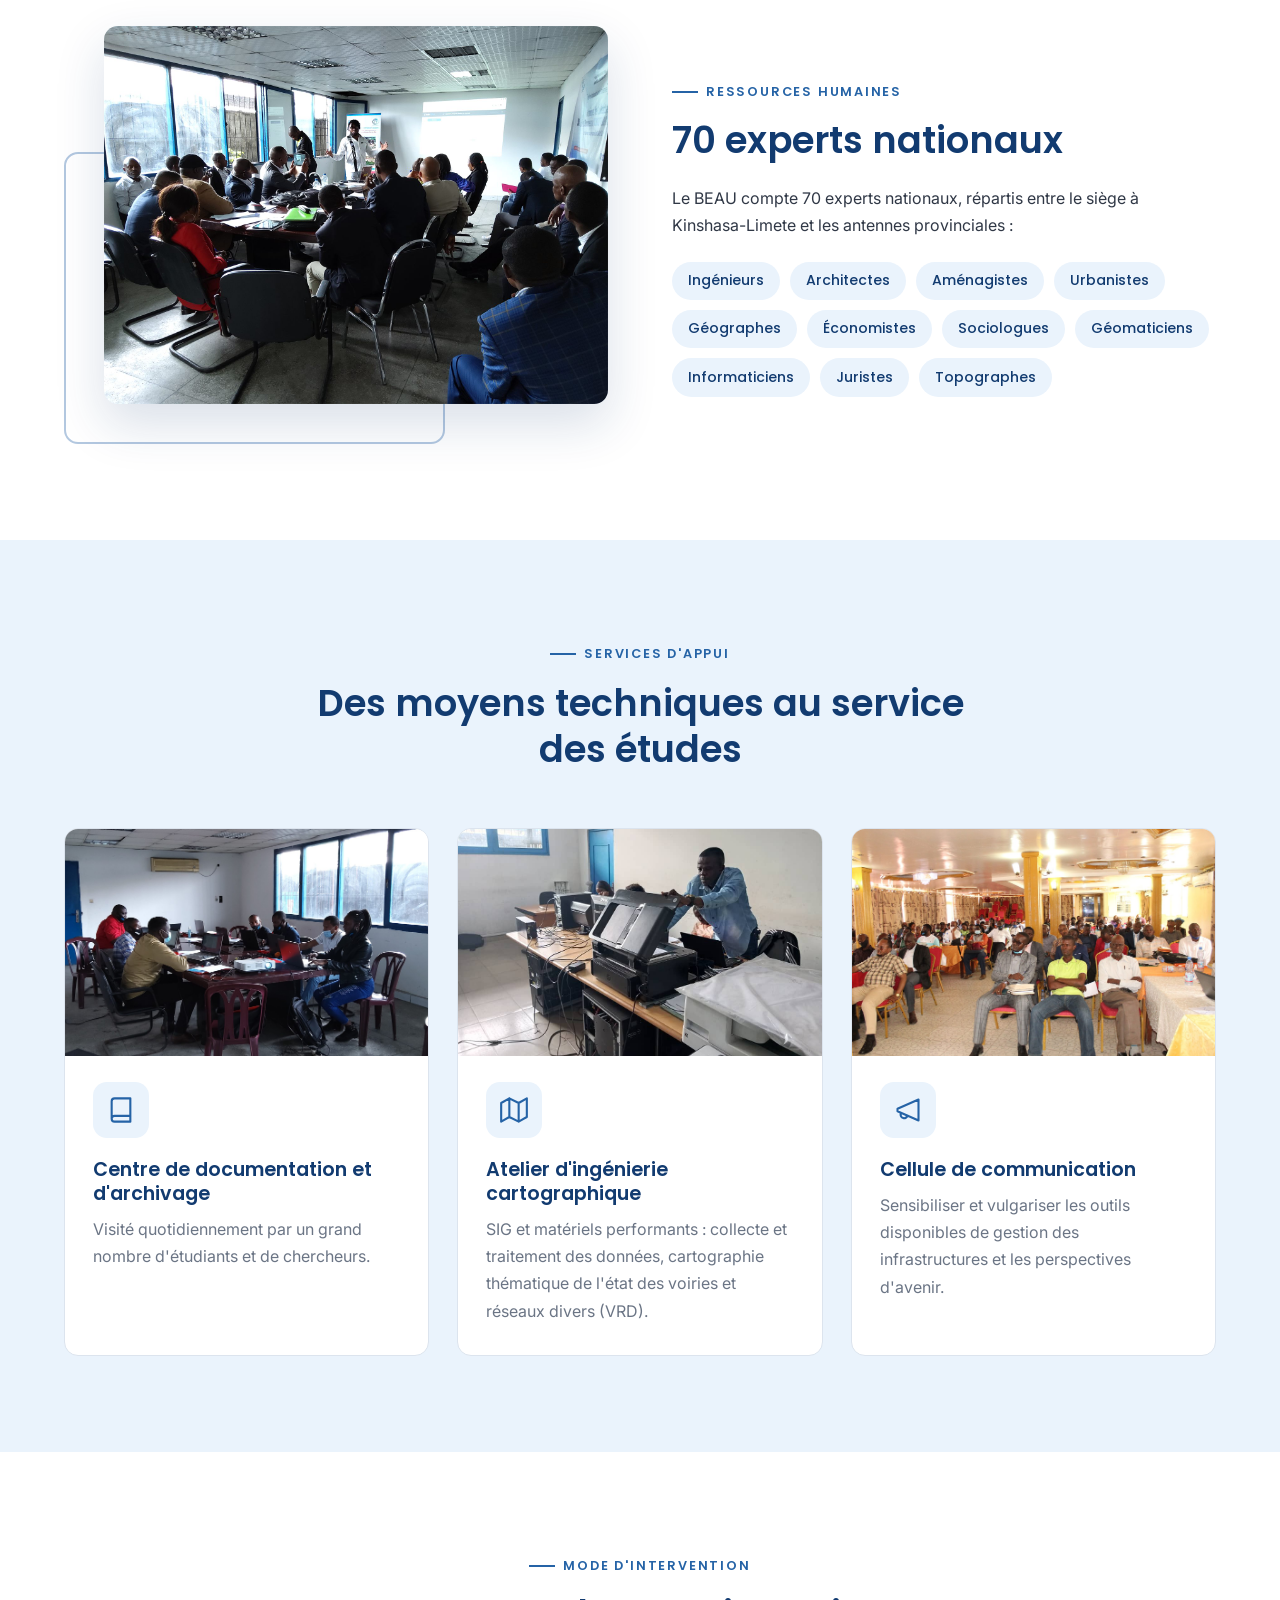
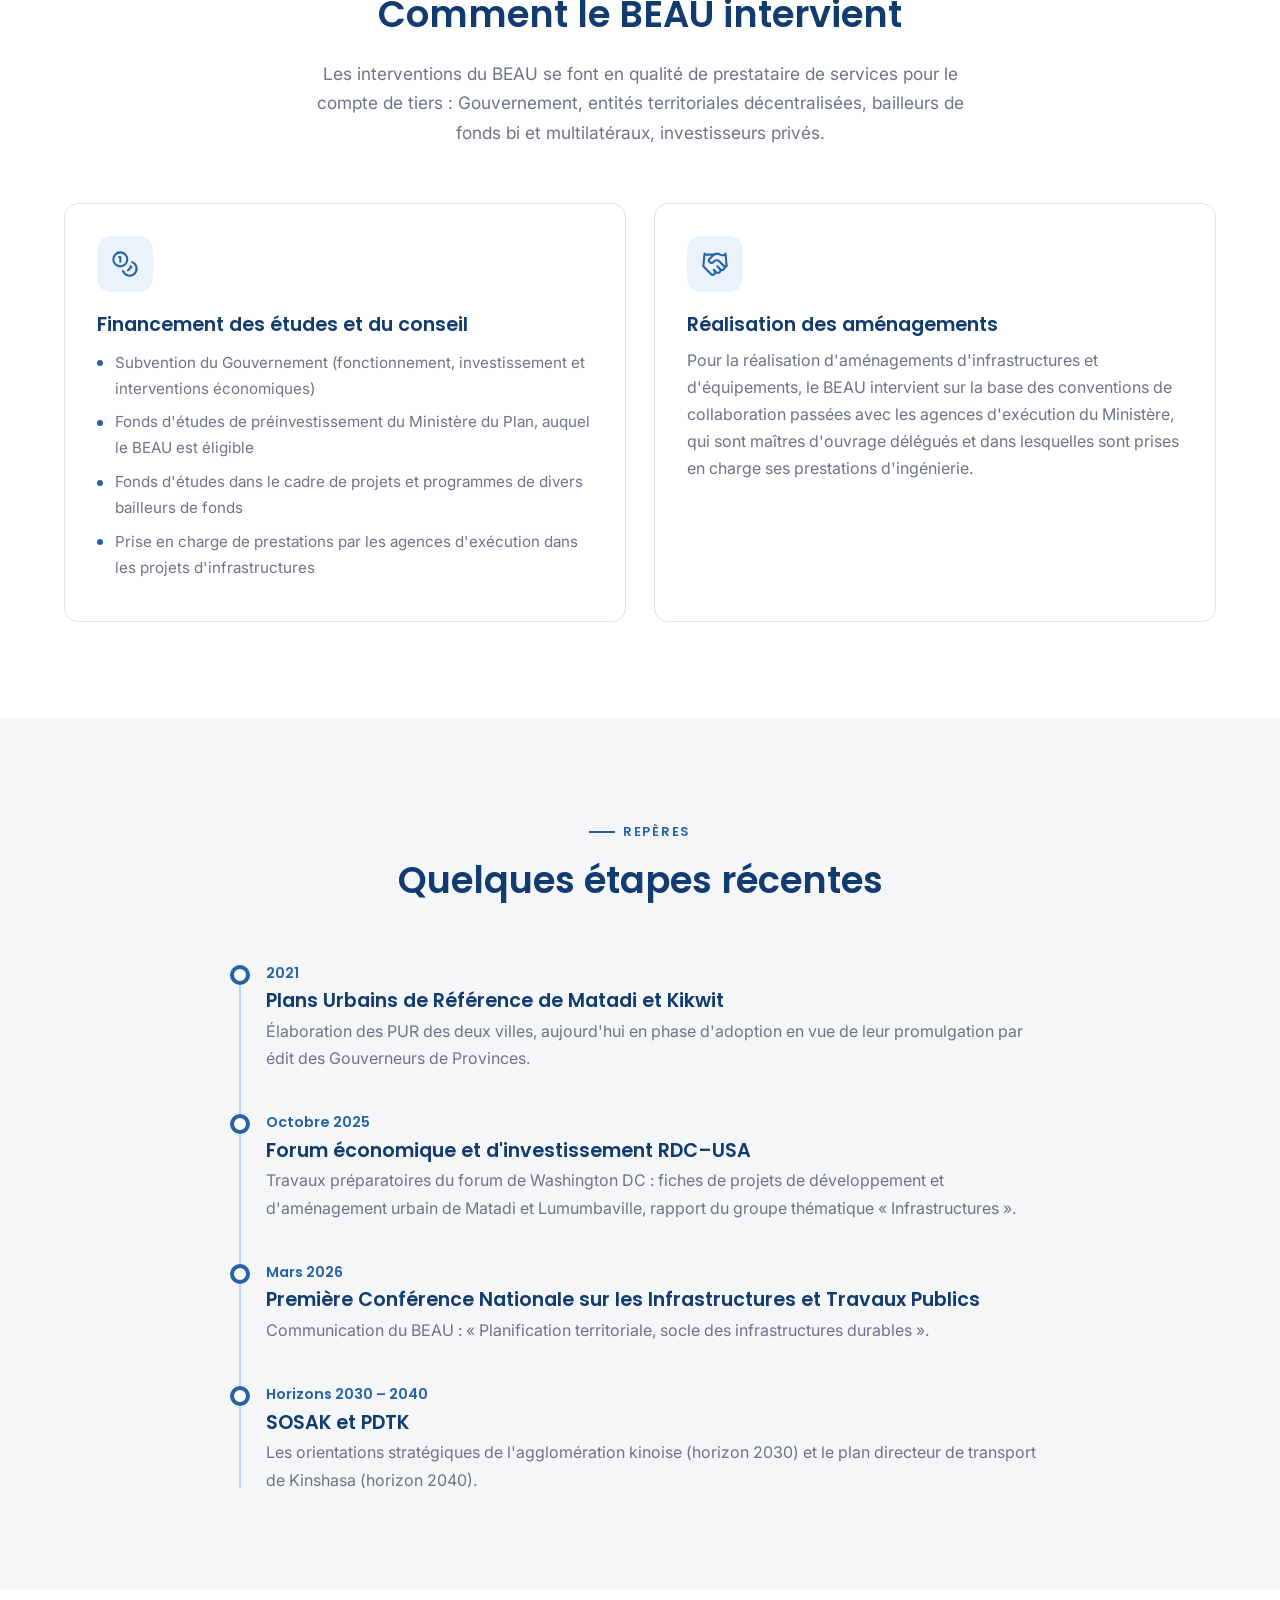
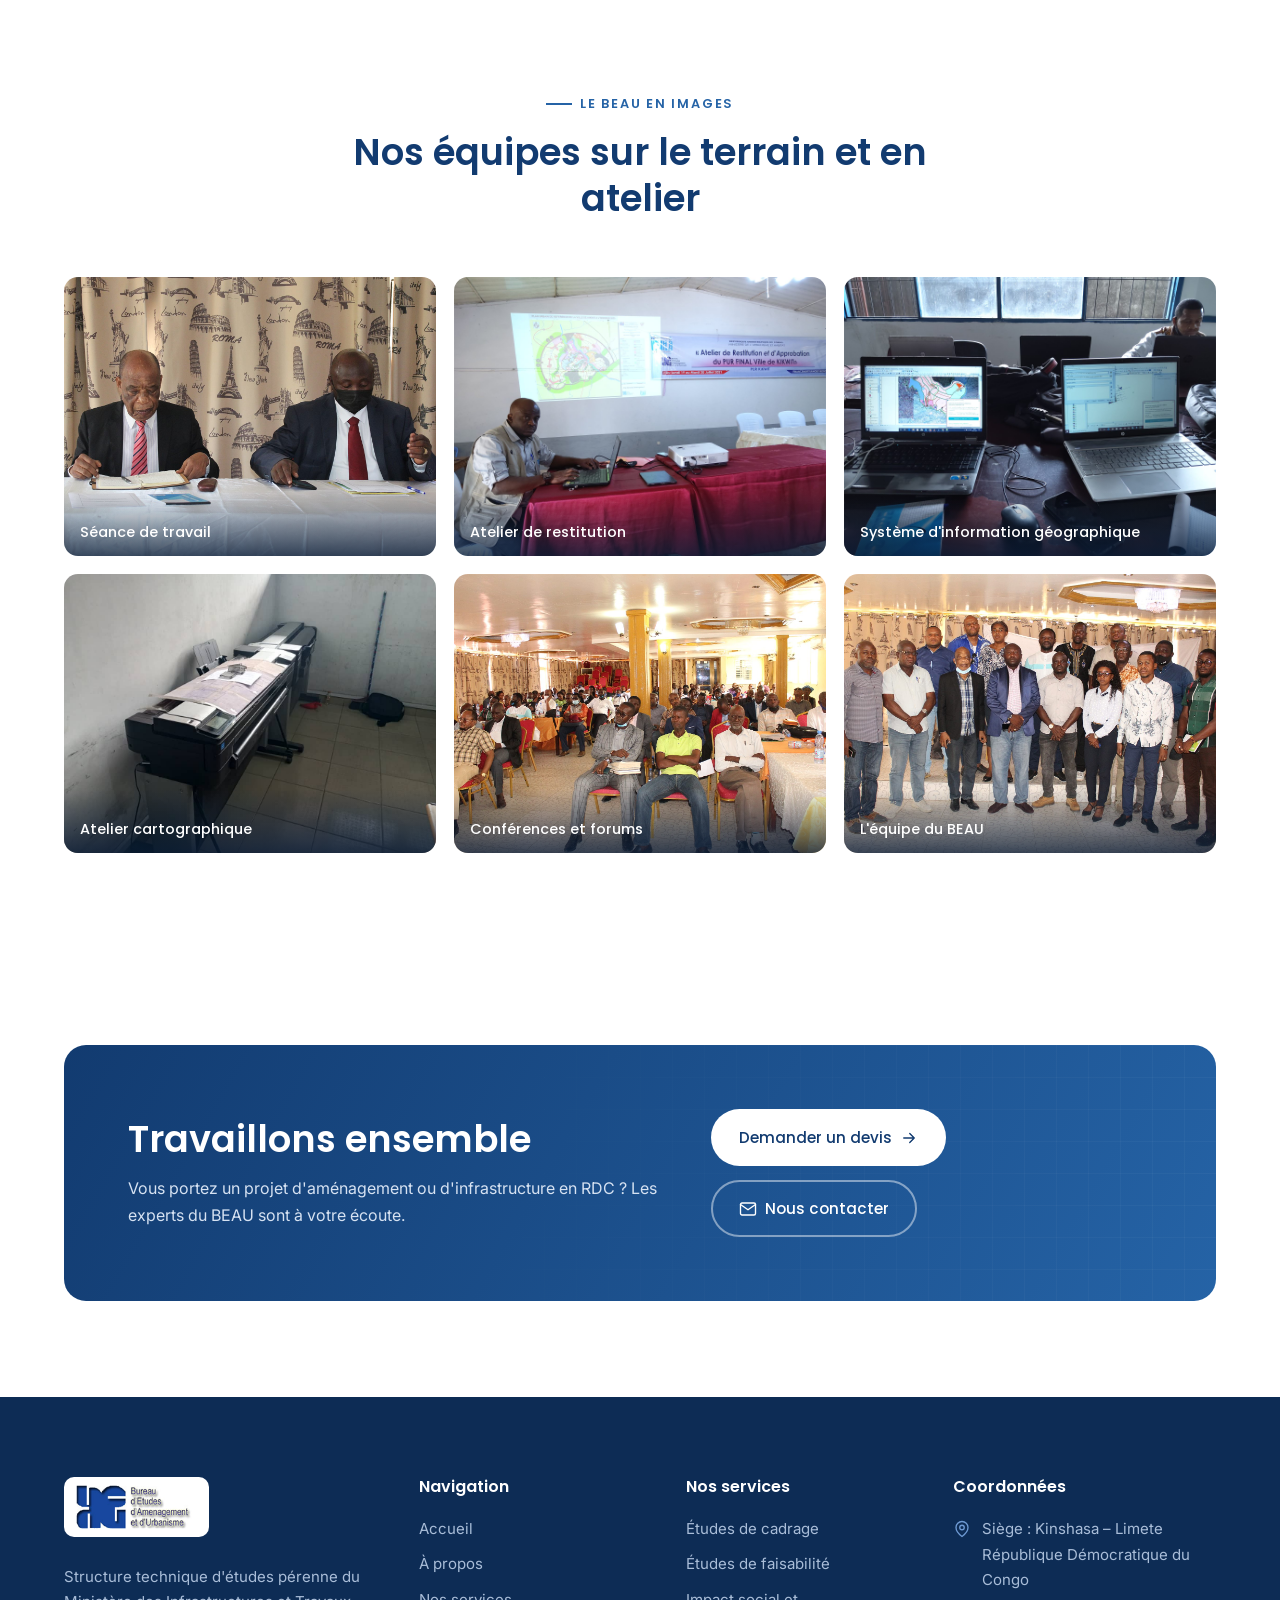
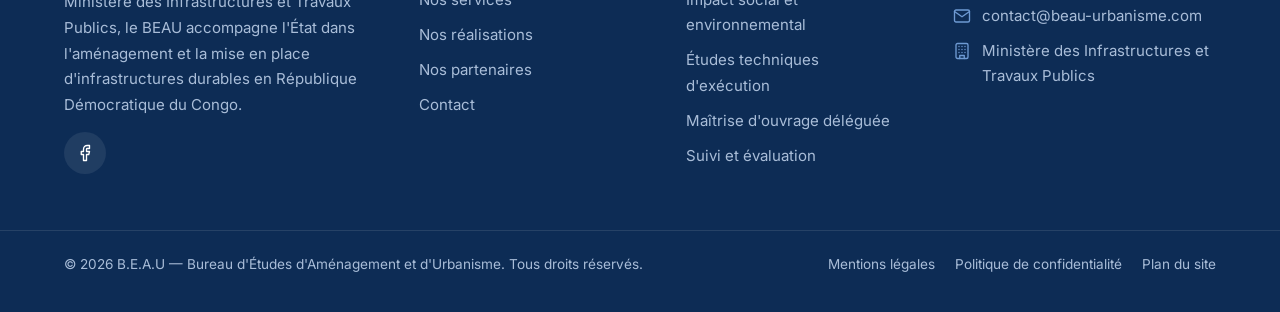
<file: a-propos.html>
<!DOCTYPE html>
<html lang="fr" class="no-js">
<head>
  <meta charset="UTF-8">
  <meta name="viewport" content="width=device-width, initial-scale=1">
  <title>À propos | B.E.A.U</title>
  <meta name="description" content="Le BEAU, structure technique d'études pérenne du Ministère des Infrastructures et Travaux Publics de la RDC : mission, vision, approche, 70 experts nationaux et services d'appui.">
  <link rel="canonical" href="https://www.beau-urbanisme.com/a-propos.html">
  <meta name="theme-color" content="#123B70">
  <meta property="og:type" content="website">
  <meta property="og:site_name" content="B.E.A.U — Bureau d'Études d'Aménagement et d'Urbanisme">
  <meta property="og:title" content="À propos | B.E.A.U">
  <meta property="og:description" content="Le BEAU, structure technique d'études pérenne du Ministère des Infrastructures et Travaux Publics de la RDC : mission, vision, approche, 70 experts nationaux et services d'appui.">
  <meta property="og:url" content="https://www.beau-urbanisme.com/a-propos.html">
  <meta property="og:image" content="https://www.beau-urbanisme.com/assets/img/photos/siege.jpg">
  <meta property="og:locale" content="fr_CD">
  <link rel="icon" href="assets/img/favicon.png" type="image/png">
  <link rel="preconnect" href="https://fonts.googleapis.com">
  <link rel="preconnect" href="https://fonts.gstatic.com" crossorigin>
  <link href="https://fonts.googleapis.com/css2?family=Inter:wght@400;500;600&family=Poppins:wght@500;600;700&display=swap" rel="stylesheet">
  <link rel="stylesheet" href="assets/css/style.css">
</head>
<body>
  <a class="skip-link" href="#contenu">Aller au contenu</a>

  <div class="topbar">
    <div class="container">
      <div class="topbar__info">
        <span class="topbar__org">Structure technique du Ministère des Infrastructures et Travaux Publics — RDC</span>
      </div>
      <div class="topbar__info topbar__contact">
        <a href="mailto:contact@beau-urbanisme.com"><svg viewBox="0 0 24 24" fill="none" stroke="currentColor" stroke-width="1.8" stroke-linecap="round" stroke-linejoin="round" aria-hidden="true"><rect x="2" y="4" width="20" height="16" rx="2"/><path d="M22 6l-10 7L2 6"/></svg> contact@beau-urbanisme.com</a>
      </div>
    </div>
  </div>

  <header class="header">
    <div class="container">
      <a href="index.html" class="logo" aria-label="B.E.A.U — Bureau d'Études d'Aménagement et d'Urbanisme — Accueil">
        <img src="assets/img/logo-beau.png" alt="Logo du Bureau d'Études d'Aménagement et d'Urbanisme" width="195" height="71">
      </a>
      <button class="burger" type="button" aria-expanded="false" aria-controls="nav" aria-label="Ouvrir le menu"><span></span></button>
      <nav class="nav" id="nav" aria-label="Navigation principale">
        <ul class="nav__list">
          <li><a class="nav__link" href="index.html">Accueil</a></li>
          <li><a class="nav__link" href="a-propos.html" aria-current="page">À propos</a></li>
          <li><a class="nav__link" href="services.html">Nos services</a></li>
          <li><a class="nav__link" href="realisations.html">Nos réalisations</a></li>
          <li><a class="nav__link" href="partenaires.html">Nos partenaires</a></li>
          <li><a class="nav__link" href="contact.html">Contact</a></li>
        </ul>
        <a href="contact.html#formulaire" class="btn btn--primary">Demander un devis</a>
      </nav>
    </div>
  </header>

  <main id="contenu">
    <section class="page-hero">
      <div class="container">
        <ol class="breadcrumb" aria-label="Fil d'Ariane">
          <li><a href="index.html">Accueil</a></li>
          <li aria-current="page">À propos du BEAU</li>
        </ol>
        <h1>À propos du BEAU</h1>
        <p>Le trait d'union entre la vision territoriale et la réalisation des infrastructures en République Démocratique du Congo.</p>
      </div>
    </section>

    <section class="section">
      <div class="container split">
        <div class="reveal">
          <span class="eyebrow">Préambule</span>
          <h2>Bureau d'Études d'Aménagement et d'Urbanisme</h2>
          <p>Le Ministère des Infrastructures et Travaux Publics dispose d'une structure technique d'études pérenne, ayant compétence en matière d'aménagement et de mise en place des infrastructures : le Bureau d'Études d'Aménagement et d'Urbanisme, BEAU en sigle.</p>
          <p>Le BEAU développe, pour le compte du Ministre des Infrastructures et Travaux Publics, dans un programme pluriannuel, une importante activité d'études de préinvestissement, de cadrage général, de conseil et de conduite d'opérations d'aménagement des infrastructures, en priorisant les chefs-lieux de provinces.</p>
          <p>Il intervient à tous les stades d'un projet : identification, faisabilité technique et financière, avant-projet, avant-projet détaillé, préparation des conventions, des cahiers des charges et des documents d'appel d'offres. Suivant le cas, il joue le rôle soit de concepteur, soit de conducteur d'opérations, soit de maître d'œuvre, voire de maître d'ouvrage délégué.</p>
        </div>
        <div class="media-stack reveal" data-delay="1">
          <div class="media-frame"><img src="assets/img/photos/siege-2.jpg" alt="Siège du BEAU à Kinshasa-Limete" loading="lazy"></div>
        </div>
      </div>
    </section>

    <section class="section section--light">
      <div class="container">
        <div class="grid grid-2">
          <div class="vm-card reveal">
            <div class="icon-box"><svg viewBox="0 0 24 24" fill="none" stroke="currentColor" stroke-width="1.8" stroke-linecap="round" stroke-linejoin="round" aria-hidden="true"><circle cx="12" cy="12" r="10"/><circle cx="12" cy="12" r="6"/><circle cx="12" cy="12" r="2"/></svg></div>
            <h2>Notre mission</h2>
            <p>Outil indispensable et service spécialisé de référence, le BEAU a été créé pour accompagner le Ministère dans ses interventions sous forme de régie, en élaborant les études qui garantissent l'optimisation des choix d'investissement dans le secteur des infrastructures.</p>
          </div>
          <div class="vm-card reveal" data-delay="1">
            <div class="icon-box"><svg viewBox="0 0 24 24" fill="none" stroke="currentColor" stroke-width="1.8" stroke-linecap="round" stroke-linejoin="round" aria-hidden="true"><path d="M1 12s4-8 11-8 11 8 11 8-4 8-11 8-11-8-11-8z"/><circle cx="12" cy="12" r="3"/></svg></div>
            <h2>Notre vision</h2>
            <p>Être le trait d'union entre la vision territoriale et la réalisation des infrastructures, garantissant cohérence, durabilité et impact socio-économique, et se positionner comme un partenaire de référence pour l'État et les bailleurs.</p>
          </div>
        </div>
      </div>
    </section>

    <section class="section">
      <div class="container">
        <div class="section-head reveal">
          <span class="eyebrow">Nos missions</span>
          <h2>Ce que le Ministère confie au BEAU</h2>
        </div>
        <div class="grid grid-2">
          <div class="value reveal"><div class="icon-box"><svg viewBox="0 0 24 24" fill="none" stroke="currentColor" stroke-width="1.8" stroke-linecap="round" stroke-linejoin="round" aria-hidden="true"><circle cx="11" cy="11" r="8"/><path d="M21 21l-4.3-4.3M8 11h6M11 8v6"/></svg></div><div><h3>Études de préinvestissement</h3><p>Études de cadrage général et particulier, études de faisabilité technique et financière, études d'impact social et environnemental, études techniques d'exécution.</p></div></div>
          <div class="value reveal" data-delay="1"><div class="icon-box"><svg viewBox="0 0 24 24" fill="none" stroke="currentColor" stroke-width="1.8" stroke-linecap="round" stroke-linejoin="round" aria-hidden="true"><rect x="4" y="2" width="16" height="20" rx="2"/><path d="M9 22v-4h6v4M8 6h.01M16 6h.01M12 6h.01M12 10h.01M12 14h.01M16 10h.01M16 14h.01M8 10h.01M8 14h.01"/></svg></div><div><h3>Maîtrise d'ouvrage déléguée</h3><p>Assurer la maîtrise d'ouvrage déléguée et la conduite d'opérations.</p></div></div>
          <div class="value reveal"><div class="icon-box"><svg viewBox="0 0 24 24" fill="none" stroke="currentColor" stroke-width="1.8" stroke-linecap="round" stroke-linejoin="round" aria-hidden="true"><rect x="8" y="2" width="8" height="4" rx="1"/><path d="M16 4h2a2 2 0 0 1 2 2v14a2 2 0 0 1-2 2H6a2 2 0 0 1-2-2V6a2 2 0 0 1 2-2h2M9 12h6M9 16h6"/></svg></div><div><h3>Suivi et évaluation</h3><p>Assurer le suivi et l'évaluation des programmes d'aménagement et de développement urbain.</p></div></div>
          <div class="value reveal" data-delay="1"><div class="icon-box"><svg viewBox="0 0 24 24" fill="none" stroke="currentColor" stroke-width="1.8" stroke-linecap="round" stroke-linejoin="round" aria-hidden="true"><path d="M12 2L2 7l10 5 10-5-10-5zM2 17l10 5 10-5M2 12l10 5 10-5"/></svg></div><div><h3>Système d'information géographique</h3><p>Mettre en place un SIG pour une gestion technique efficiente des infrastructures et équipements sur toute l'étendue du territoire national.</p></div></div>
        </div>
      </div>
    </section>

    <section class="section section--gray">
      <div class="container">
        <div class="section-head reveal">
          <span class="eyebrow">Approche et valeurs</span>
          <h2>Ce qui guide notre action</h2>
        </div>
        <div class="grid grid-3">
          <div class="value reveal"><div class="icon-box"><svg viewBox="0 0 24 24" fill="none" stroke="currentColor" stroke-width="1.8" stroke-linecap="round" stroke-linejoin="round" aria-hidden="true"><path d="M17 21v-2a4 4 0 0 0-4-4H5a4 4 0 0 0-4 4v2M23 21v-2a4 4 0 0 0-3-3.9M16 3.1a4 4 0 0 1 0 7.8"/><circle cx="9" cy="7" r="4"/></svg></div><div><h3>Démarche participative</h3><p>Une démarche obligatoire qui met à contribution les autorités et les forces vives locales dans le choix des priorités.</p></div></div>
          <div class="value reveal" data-delay="1"><div class="icon-box"><svg viewBox="0 0 24 24" fill="none" stroke="currentColor" stroke-width="1.8" stroke-linecap="round" stroke-linejoin="round" aria-hidden="true"><path d="M12 2L2 7l10 5 10-5-10-5zM2 17l10 5 10-5M2 12l10 5 10-5"/></svg></div><div><h3>Multisectorialité</h3><p>Des compétences au service d'une stratégie globale d'amélioration des performances du secteur des infrastructures.</p></div></div>
          <div class="value reveal" data-delay="2"><div class="icon-box"><svg viewBox="0 0 24 24" fill="none" stroke="currentColor" stroke-width="1.8" stroke-linecap="round" stroke-linejoin="round" aria-hidden="true"><path d="M9 18h6M10 22h4M15.1 14c.2-1 .7-1.7 1.4-2.5A4.6 4.6 0 0 0 18 8 6 6 0 0 0 6 8c0 1 .2 2.2 1.5 3.5.7.7 1.3 1.5 1.5 2.5"/></svg></div><div><h3>Conseil privilégié</h3><p>Le conseiller privilégié des structures chargées de la mise en œuvre des projets d'infrastructures en RDC.</p></div></div>
          <div class="value reveal"><div class="icon-box"><svg viewBox="0 0 24 24" fill="none" stroke="currentColor" stroke-width="1.8" stroke-linecap="round" stroke-linejoin="round" aria-hidden="true"><path d="M11 20A7 7 0 0 1 9.8 6.1C15.5 5 17 4.5 19 2c1 2 2 4.2 2 8 0 5.5-4.8 10-10 10z"/><path d="M2 21c0-3 1.9-5.4 5-6"/></svg></div><div><h3>Durabilité</h3><p>Des solutions d'urbanisme résilient face aux défis climatiques et environnementaux.</p></div></div>
          <div class="value reveal" data-delay="1"><div class="icon-box"><svg viewBox="0 0 24 24" fill="none" stroke="currentColor" stroke-width="1.8" stroke-linecap="round" stroke-linejoin="round" aria-hidden="true"><path d="M11 17l2 2a1 1 0 1 0 3-3M14 14l2.5 2.5a1 1 0 1 0 3-3l-3.9-3.9a3 3 0 0 0-4.2 0l-.9.9a1 1 0 1 1-3-3l2.8-2.8a5 5 0 0 1 6.1-.8l.5.3a2 2 0 0 0 1.4.3L21 4M21 3l1 11h-2M3 3L2 14l6.5 6.5a1 1 0 1 0 3-3M3 4h8"/></svg></div><div><h3>Gouvernance intégrée</h3><p>Une concertation qui évite la fragmentation et renforce l'impact territorial, notamment dans les zones transfrontalières.</p></div></div>
          <div class="value reveal" data-delay="2"><div class="icon-box"><svg viewBox="0 0 24 24" fill="none" stroke="currentColor" stroke-width="1.8" stroke-linecap="round" stroke-linejoin="round" aria-hidden="true"><path d="M12 22s8-4 8-10V5l-8-3-8 3v7c0 6 8 10 8 10z"/><path d="M9 12l2 2 4-4"/></svg></div><div><h3>Transparence et performance</h3><p>Des outils rigoureux qui garantissent la transparence, la performance et la cohérence des projets, du bureau au terrain.</p></div></div>
        </div>
      </div>
    </section>

    <section class="section">
      <div class="container split">
        <div class="media-stack reveal">
          <div class="media-frame"><img src="assets/img/photos/reunion.jpg" alt="Séance de travail des experts du BEAU" loading="lazy"></div>
        </div>
        <div class="reveal" data-delay="1">
          <span class="eyebrow">Ressources humaines</span>
          <h2>70 experts nationaux</h2>
          <p>Le BEAU compte 70 experts nationaux, répartis entre le siège à Kinshasa-Limete et les antennes provinciales :</p>
          <ul class="tag-list">
            <li>Ingénieurs</li><li>Architectes</li><li>Aménagistes</li><li>Urbanistes</li><li>Géographes</li><li>Économistes</li><li>Sociologues</li><li>Géomaticiens</li><li>Informaticiens</li><li>Juristes</li><li>Topographes</li>
          </ul>
        </div>
      </div>
    </section>

    <section class="section section--light">
      <div class="container">
        <div class="section-head reveal">
          <span class="eyebrow">Services d'appui</span>
          <h2>Des moyens techniques au service des études</h2>
        </div>
        <div class="grid grid-3">
          <article class="card card--media reveal"><img src="assets/img/photos/bureau-etudes.jpg" alt="Experts du BEAU au travail" loading="lazy"><div><div class="icon-box"><svg viewBox="0 0 24 24" fill="none" stroke="currentColor" stroke-width="1.8" stroke-linecap="round" stroke-linejoin="round" aria-hidden="true"><path d="M4 19.5A2.5 2.5 0 0 1 6.5 17H20V2H6.5A2.5 2.5 0 0 0 4 4.5v15zM20 17v5H6.5A2.5 2.5 0 0 1 4 19.5"/></svg></div><h3>Centre de documentation et d'archivage</h3><p>Visité quotidiennement par un grand nombre d'étudiants et de chercheurs.</p></div></article>
          <article class="card card--media reveal" data-delay="1"><img src="assets/img/photos/atelier-cartographie.jpg" alt="Atelier d'ingénierie cartographique du BEAU" loading="lazy"><div><div class="icon-box"><svg viewBox="0 0 24 24" fill="none" stroke="currentColor" stroke-width="1.8" stroke-linecap="round" stroke-linejoin="round" aria-hidden="true"><path d="M1 6v16l7-4 8 4 7-4V2l-7 4-8-4-7 4zM8 2v16M16 6v16"/></svg></div><h3>Atelier d'ingénierie cartographique</h3><p>SIG et matériels performants : collecte et traitement des données, cartographie thématique de l'état des voiries et réseaux divers (VRD).</p></div></article>
          <article class="card card--media reveal" data-delay="2"><img src="assets/img/photos/conference.jpg" alt="Conférence organisée avec le BEAU" loading="lazy"><div><div class="icon-box"><svg viewBox="0 0 24 24" fill="none" stroke="currentColor" stroke-width="1.8" stroke-linecap="round" stroke-linejoin="round" aria-hidden="true"><path d="M3 11l18-8v18L3 13v-2zM11.6 16.8a3 3 0 1 1-5.8-1.6"/></svg></div><h3>Cellule de communication</h3><p>Sensibiliser et vulgariser les outils disponibles de gestion des infrastructures et les perspectives d'avenir.</p></div></article>
        </div>
      </div>
    </section>

    <section class="section">
      <div class="container">
        <div class="section-head reveal">
          <span class="eyebrow">Mode d'intervention</span>
          <h2>Comment le BEAU intervient</h2>
          <p>Les interventions du BEAU se font en qualité de prestataire de services pour le compte de tiers : Gouvernement, entités territoriales décentralisées, bailleurs de fonds bi et multilatéraux, investisseurs privés.</p>
        </div>
        <div class="grid grid-2">
          <div class="card reveal">
            <div class="icon-box"><svg viewBox="0 0 24 24" fill="none" stroke="currentColor" stroke-width="1.8" stroke-linecap="round" stroke-linejoin="round" aria-hidden="true"><circle cx="8" cy="8" r="6"/><path d="M18.1 10.4A6 6 0 1 1 10.3 18M7 6h1v4M16.7 13.9l.7.7-2.8 2.8"/></svg></div>
            <h3>Financement des études et du conseil</h3>
            <ul class="plain-list">
              <li>Subvention du Gouvernement (fonctionnement, investissement et interventions économiques)</li>
              <li>Fonds d'études de préinvestissement du Ministère du Plan, auquel le BEAU est éligible</li>
              <li>Fonds d'études dans le cadre de projets et programmes de divers bailleurs de fonds</li>
              <li>Prise en charge de prestations par les agences d'exécution dans les projets d'infrastructures</li>
            </ul>
          </div>
          <div class="card reveal" data-delay="1">
            <div class="icon-box"><svg viewBox="0 0 24 24" fill="none" stroke="currentColor" stroke-width="1.8" stroke-linecap="round" stroke-linejoin="round" aria-hidden="true"><path d="M11 17l2 2a1 1 0 1 0 3-3M14 14l2.5 2.5a1 1 0 1 0 3-3l-3.9-3.9a3 3 0 0 0-4.2 0l-.9.9a1 1 0 1 1-3-3l2.8-2.8a5 5 0 0 1 6.1-.8l.5.3a2 2 0 0 0 1.4.3L21 4M21 3l1 11h-2M3 3L2 14l6.5 6.5a1 1 0 1 0 3-3M3 4h8"/></svg></div>
            <h3>Réalisation des aménagements</h3>
            <p>Pour la réalisation d'aménagements d'infrastructures et d'équipements, le BEAU intervient sur la base des conventions de collaboration passées avec les agences d'exécution du Ministère, qui sont maîtres d'ouvrage délégués et dans lesquelles sont prises en charge ses prestations d'ingénierie.</p>
          </div>
        </div>
      </div>
    </section>

    <section class="section section--gray">
      <div class="container">
        <div class="section-head reveal">
          <span class="eyebrow">Repères</span>
          <h2>Quelques étapes récentes</h2>
        </div>
        <div class="timeline">
          <div class="timeline__item reveal"><span class="timeline__year">2021</span><h3>Plans Urbains de Référence de Matadi et Kikwit</h3><p>Élaboration des PUR des deux villes, aujourd'hui en phase d'adoption en vue de leur promulgation par édit des Gouverneurs de Provinces.</p></div>
          <div class="timeline__item reveal"><span class="timeline__year">Octobre 2025</span><h3>Forum économique et d'investissement RDC–USA</h3><p>Travaux préparatoires du forum de Washington DC : fiches de projets de développement et d'aménagement urbain de Matadi et Lumumbaville, rapport du groupe thématique « Infrastructures ».</p></div>
          <div class="timeline__item reveal"><span class="timeline__year">Mars 2026</span><h3>Première Conférence Nationale sur les Infrastructures et Travaux Publics</h3><p>Communication du BEAU : « Planification territoriale, socle des infrastructures durables ».</p></div>
          <div class="timeline__item reveal"><span class="timeline__year">Horizons 2030 – 2040</span><h3>SOSAK et PDTK</h3><p>Les orientations stratégiques de l'agglomération kinoise (horizon 2030) et le plan directeur de transport de Kinshasa (horizon 2040).</p></div>
        </div>
      </div>
    </section>

    <section class="section">
      <div class="container">
        <div class="section-head reveal">
          <span class="eyebrow">Le BEAU en images</span>
          <h2>Nos équipes sur le terrain et en atelier</h2>
        </div>
        <div class="gallery">
          <figure class="reveal"><img src="assets/img/photos/seance-travail.jpg" alt="Séance de travail" loading="lazy"><figcaption>Séance de travail</figcaption></figure>
          <figure class="reveal" data-delay="1"><img src="assets/img/photos/atelier-restitution.jpg" alt="Atelier de restitution d'un plan urbain" loading="lazy"><figcaption>Atelier de restitution</figcaption></figure>
          <figure class="reveal" data-delay="2"><img src="assets/img/photos/sig.jpg" alt="Travail sur le système d'information géographique" loading="lazy"><figcaption>Système d'information géographique</figcaption></figure>
          <figure class="reveal"><img src="assets/img/photos/traceur.jpg" alt="Traceur de l'atelier cartographique" loading="lazy"><figcaption>Atelier cartographique</figcaption></figure>
          <figure class="reveal" data-delay="1"><img src="assets/img/photos/conference.jpg" alt="Conférence" loading="lazy"><figcaption>Conférences et forums</figcaption></figure>
          <figure class="reveal" data-delay="2"><img src="assets/img/photos/equipe.jpg" alt="L'équipe du BEAU" loading="lazy"><figcaption>L'équipe du BEAU</figcaption></figure>
        </div>
      </div>
    </section>

    <section class="section">
      <div class="container">
        <div class="cta reveal">
          <div>
            <h2>Travaillons ensemble</h2>
            <p>Vous portez un projet d'aménagement ou d'infrastructure en RDC ? Les experts du BEAU sont à votre écoute.</p>
          </div>
          <div class="btn-row">
            <a href="contact.html#formulaire" class="btn btn--light">Demander un devis <svg viewBox="0 0 24 24" fill="none" stroke="currentColor" stroke-width="1.8" stroke-linecap="round" stroke-linejoin="round" aria-hidden="true"><path d="M5 12h14M13 6l6 6-6 6"/></svg></a>
            <a href="contact.html" class="btn btn--ghost"><svg viewBox="0 0 24 24" fill="none" stroke="currentColor" stroke-width="1.8" stroke-linecap="round" stroke-linejoin="round" aria-hidden="true"><rect x="2" y="4" width="20" height="16" rx="2"/><path d="M22 6l-10 7L2 6"/></svg> Nous contacter</a>
          </div>
        </div>
      </div>
    </section>
  </main>

  <footer class="footer">
    <div class="container footer__grid">
      <div>
        <a href="index.html" class="logo logo--footer" aria-label="B.E.A.U — Bureau d'Études d'Aménagement et d'Urbanisme — Accueil">
        <img src="assets/img/logo-beau.png" alt="Logo du Bureau d'Études d'Aménagement et d'Urbanisme" width="195" height="71">
      </a>
        <p>Structure technique d'études pérenne du Ministère des Infrastructures et Travaux Publics, le BEAU accompagne l'État dans l'aménagement et la mise en place d'infrastructures durables en République Démocratique du Congo.</p>
        <div class="socials">
          <a href="#" aria-label="Facebook" rel="noopener"><svg viewBox="0 0 24 24" fill="none" stroke="currentColor" stroke-width="1.8" stroke-linecap="round" stroke-linejoin="round" aria-hidden="true"><path d="M18 2h-3a5 5 0 0 0-5 5v3H7v4h3v8h4v-8h3l1-4h-4V7a1 1 0 0 1 1-1h3z"/></svg></a>
        </div>
      </div>
      <div>
        <h3>Navigation</h3>
        <ul>
          <li><a href="index.html">Accueil</a></li>
          <li><a href="a-propos.html">À propos</a></li>
          <li><a href="services.html">Nos services</a></li>
          <li><a href="realisations.html">Nos réalisations</a></li>
          <li><a href="partenaires.html">Nos partenaires</a></li>
          <li><a href="contact.html">Contact</a></li>
        </ul>
      </div>
      <div>
        <h3>Nos services</h3>
        <ul>
          <li><a href="services.html#cadrage">Études de cadrage</a></li>
          <li><a href="services.html#faisabilite">Études de faisabilité</a></li>
          <li><a href="services.html#impact">Impact social et environnemental</a></li>
          <li><a href="services.html#execution">Études techniques d'exécution</a></li>
          <li><a href="services.html#mod">Maîtrise d'ouvrage déléguée</a></li>
          <li><a href="services.html#suivi">Suivi et évaluation</a></li>
        </ul>
      </div>
      <div>
        <h3>Coordonnées</h3>
        <ul class="footer__contact">
          <li><svg viewBox="0 0 24 24" fill="none" stroke="currentColor" stroke-width="1.8" stroke-linecap="round" stroke-linejoin="round" aria-hidden="true"><path d="M20 10c0 6-8 12-8 12s-8-6-8-12a8 8 0 0 1 16 0z"/><circle cx="12" cy="10" r="3"/></svg><span>Siège : Kinshasa – Limete<br>République Démocratique du Congo</span></li>
          <li><svg viewBox="0 0 24 24" fill="none" stroke="currentColor" stroke-width="1.8" stroke-linecap="round" stroke-linejoin="round" aria-hidden="true"><rect x="2" y="4" width="20" height="16" rx="2"/><path d="M22 6l-10 7L2 6"/></svg><a href="mailto:contact@beau-urbanisme.com">contact@beau-urbanisme.com</a></li>
          <li><svg viewBox="0 0 24 24" fill="none" stroke="currentColor" stroke-width="1.8" stroke-linecap="round" stroke-linejoin="round" aria-hidden="true"><rect x="4" y="2" width="16" height="20" rx="2"/><path d="M9 22v-4h6v4M8 6h.01M16 6h.01M12 6h.01M12 10h.01M12 14h.01M16 10h.01M16 14h.01M8 10h.01M8 14h.01"/></svg><span>Ministère des Infrastructures et Travaux Publics</span></li>
        </ul>
      </div>
    </div>
    <div class="footer__bottom">
      <div class="container">
        <p>© <span data-current-year>2026</span> B.E.A.U — Bureau d'Études d'Aménagement et d'Urbanisme. Tous droits réservés.</p>
        <nav aria-label="Liens légaux">
          <a href="mentions-legales.html">Mentions légales</a>
          <a href="politique-confidentialite.html">Politique de confidentialité</a>
          <a href="sitemap.xml">Plan du site</a>
        </nav>
      </div>
    </div>
  </footer>

  <button class="to-top" type="button" aria-label="Retour en haut de page"><svg viewBox="0 0 24 24" fill="none" stroke="currentColor" stroke-width="1.8" stroke-linecap="round" stroke-linejoin="round" aria-hidden="true"><path d="M12 19V5M5 12l7-7 7 7"/></svg></button>
  <script src="assets/js/main.js" defer></script>
</body>
</html>
</file>
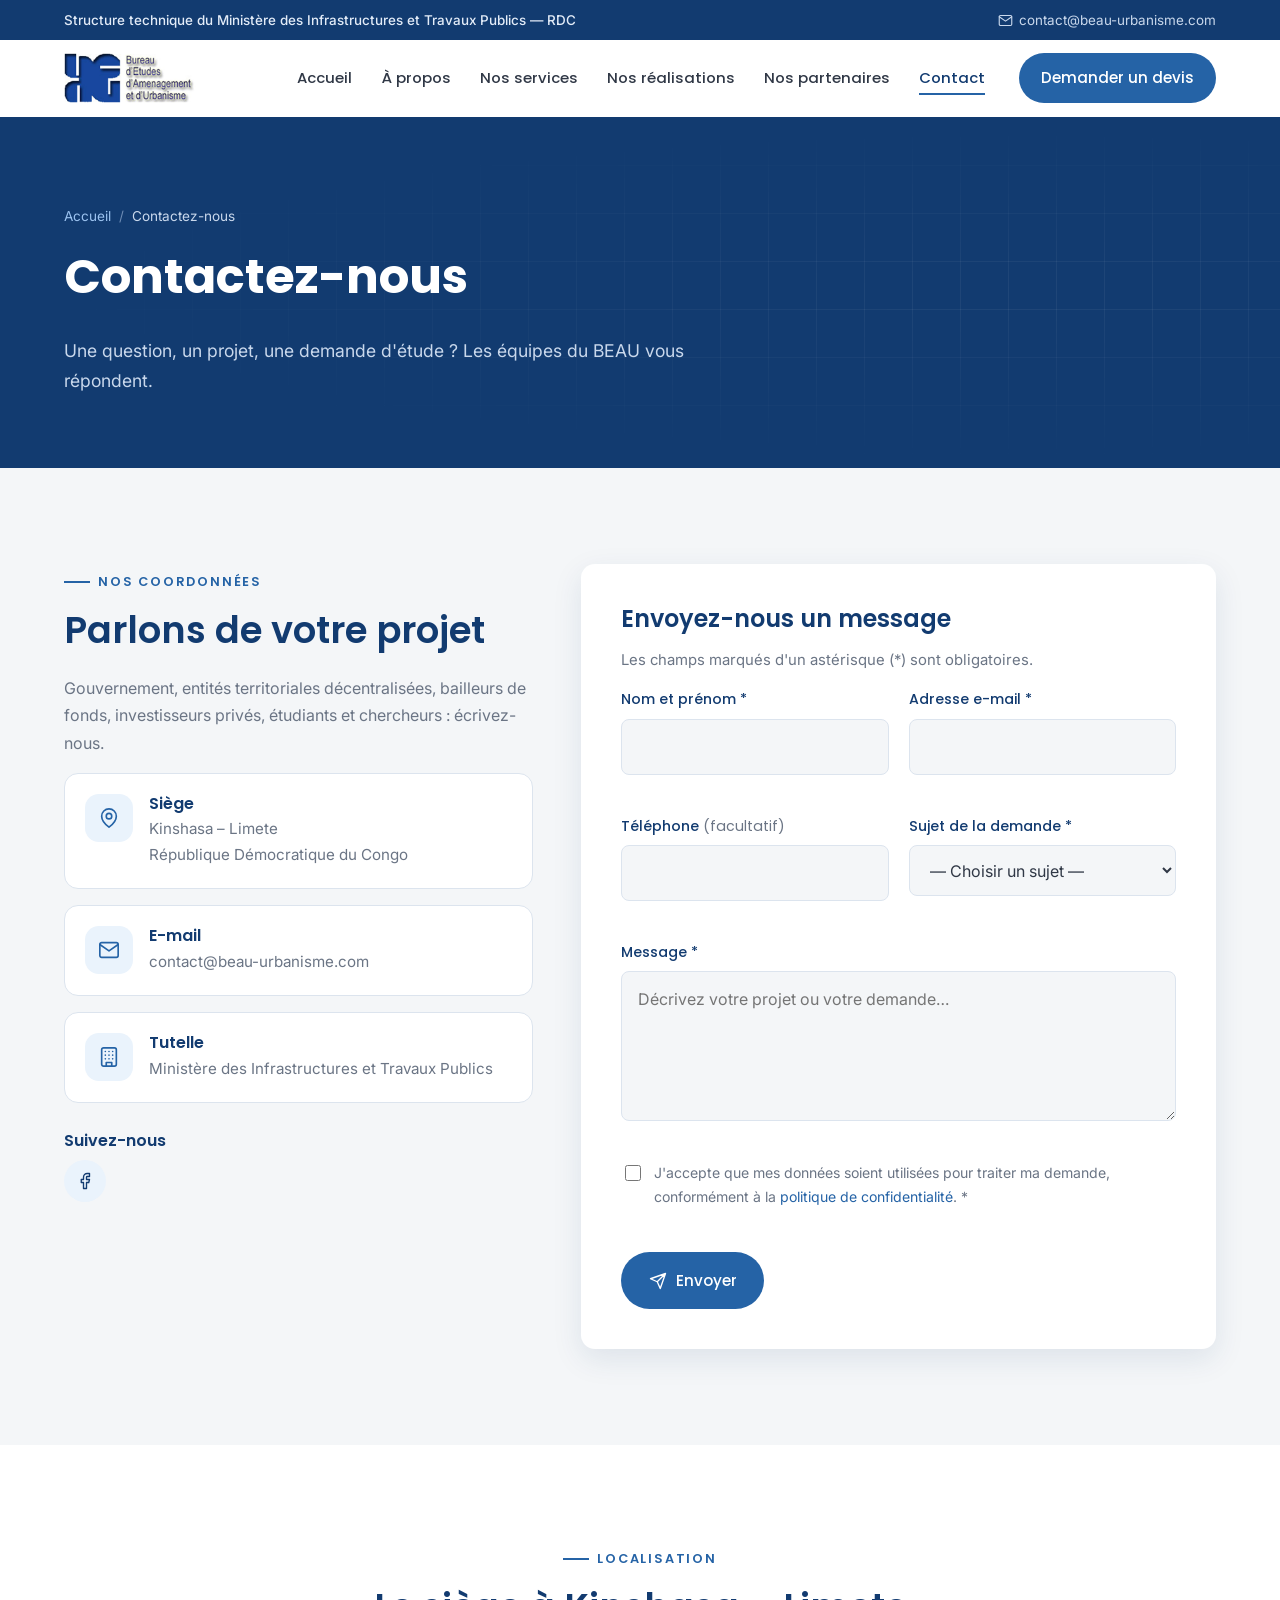
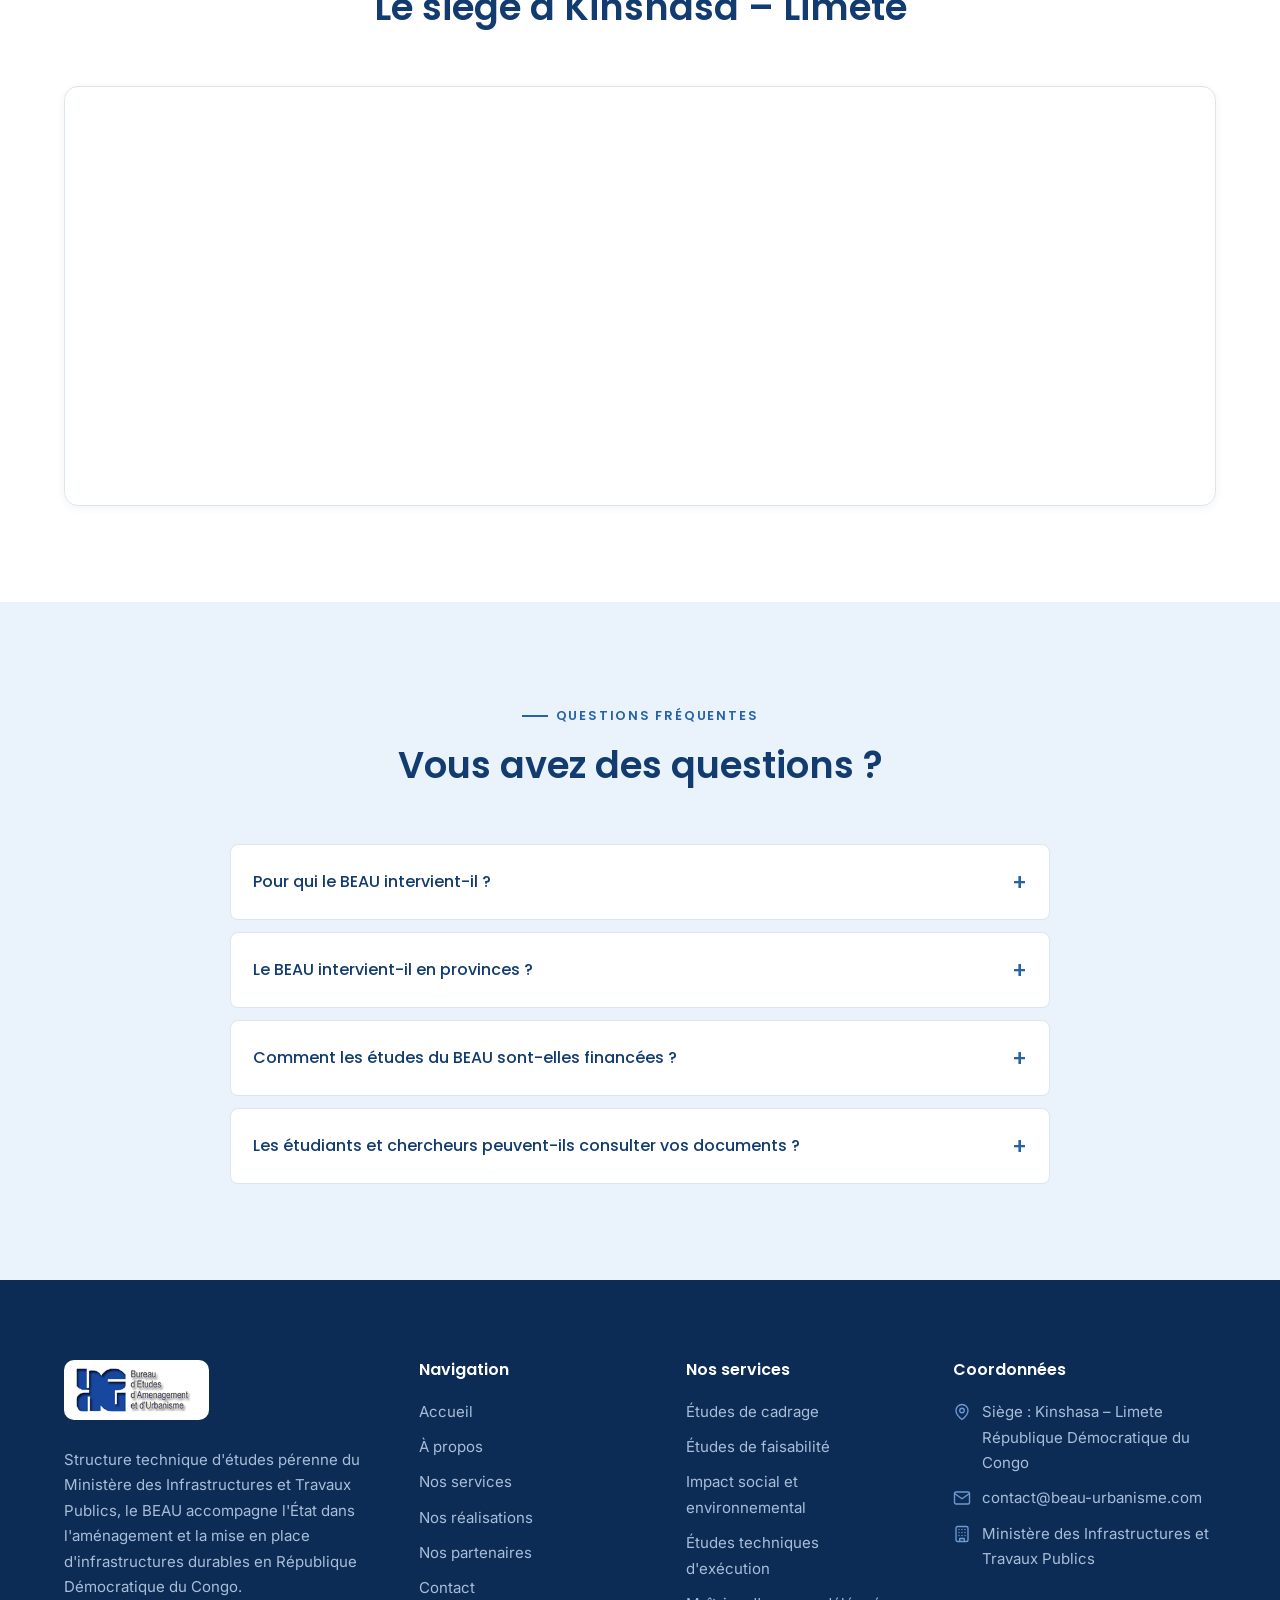
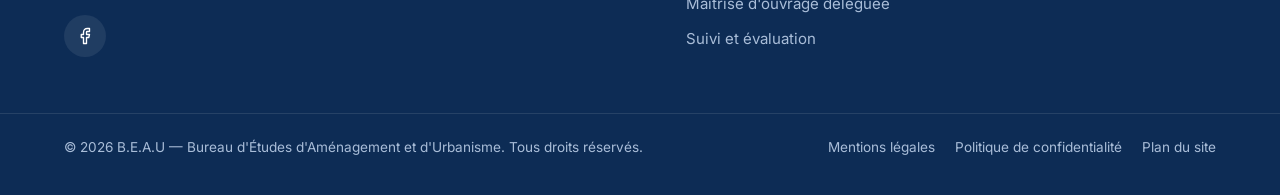
<file: contact.html>
<!DOCTYPE html>
<html lang="fr" class="no-js">
<head>
  <meta charset="UTF-8">
  <meta name="viewport" content="width=device-width, initial-scale=1">
  <title>Contact | B.E.A.U</title>
  <meta name="description" content="Contactez le BEAU, Bureau d'Études d'Aménagement et d'Urbanisme, à Kinshasa-Limete : formulaire de contact et demande de devis.">
  <link rel="canonical" href="https://www.beau-urbanisme.com/contact.html">
  <meta name="theme-color" content="#123B70">
  <meta property="og:type" content="website">
  <meta property="og:site_name" content="B.E.A.U — Bureau d'Études d'Aménagement et d'Urbanisme">
  <meta property="og:title" content="Contact | B.E.A.U">
  <meta property="og:description" content="Contactez le BEAU, Bureau d'Études d'Aménagement et d'Urbanisme, à Kinshasa-Limete : formulaire de contact et demande de devis.">
  <meta property="og:url" content="https://www.beau-urbanisme.com/contact.html">
  <meta property="og:image" content="https://www.beau-urbanisme.com/assets/img/photos/siege.jpg">
  <meta property="og:locale" content="fr_CD">
  <link rel="icon" href="assets/img/favicon.png" type="image/png">
  <link rel="preconnect" href="https://fonts.googleapis.com">
  <link rel="preconnect" href="https://fonts.gstatic.com" crossorigin>
  <link href="https://fonts.googleapis.com/css2?family=Inter:wght@400;500;600&family=Poppins:wght@500;600;700&display=swap" rel="stylesheet">
  <link rel="stylesheet" href="assets/css/style.css">
</head>
<body>
  <a class="skip-link" href="#contenu">Aller au contenu</a>

  <div class="topbar">
    <div class="container">
      <div class="topbar__info">
        <span class="topbar__org">Structure technique du Ministère des Infrastructures et Travaux Publics — RDC</span>
      </div>
      <div class="topbar__info topbar__contact">
        <a href="mailto:contact@beau-urbanisme.com"><svg viewBox="0 0 24 24" fill="none" stroke="currentColor" stroke-width="1.8" stroke-linecap="round" stroke-linejoin="round" aria-hidden="true"><rect x="2" y="4" width="20" height="16" rx="2"/><path d="M22 6l-10 7L2 6"/></svg> contact@beau-urbanisme.com</a>
      </div>
    </div>
  </div>

  <header class="header">
    <div class="container">
      <a href="index.html" class="logo" aria-label="B.E.A.U — Bureau d'Études d'Aménagement et d'Urbanisme — Accueil">
        <img src="assets/img/logo-beau.png" alt="Logo du Bureau d'Études d'Aménagement et d'Urbanisme" width="195" height="71">
      </a>
      <button class="burger" type="button" aria-expanded="false" aria-controls="nav" aria-label="Ouvrir le menu"><span></span></button>
      <nav class="nav" id="nav" aria-label="Navigation principale">
        <ul class="nav__list">
          <li><a class="nav__link" href="index.html">Accueil</a></li>
          <li><a class="nav__link" href="a-propos.html">À propos</a></li>
          <li><a class="nav__link" href="services.html">Nos services</a></li>
          <li><a class="nav__link" href="realisations.html">Nos réalisations</a></li>
          <li><a class="nav__link" href="partenaires.html">Nos partenaires</a></li>
          <li><a class="nav__link" href="contact.html" aria-current="page">Contact</a></li>
        </ul>
        <a href="contact.html#formulaire" class="btn btn--primary">Demander un devis</a>
      </nav>
    </div>
  </header>

  <main id="contenu">
    <section class="page-hero">
      <div class="container">
        <ol class="breadcrumb" aria-label="Fil d'Ariane">
          <li><a href="index.html">Accueil</a></li>
          <li aria-current="page">Contactez-nous</li>
        </ol>
        <h1>Contactez-nous</h1>
        <p>Une question, un projet, une demande d'étude ? Les équipes du BEAU vous répondent.</p>
      </div>
    </section>

    <section class="section section--gray" id="formulaire">
      <div class="container contact-grid">
        <div class="reveal">
          <span class="eyebrow">Nos coordonnées</span>
          <h2>Parlons de votre projet</h2>
          <p style="color:var(--gray-500)">Gouvernement, entités territoriales décentralisées, bailleurs de fonds, investisseurs privés, étudiants et chercheurs : écrivez-nous.</p>
          <div class="contact-info">
            <div class="contact-item"><span class="icon-box"><svg viewBox="0 0 24 24" fill="none" stroke="currentColor" stroke-width="1.8" stroke-linecap="round" stroke-linejoin="round" aria-hidden="true"><path d="M20 10c0 6-8 12-8 12s-8-6-8-12a8 8 0 0 1 16 0z"/><circle cx="12" cy="10" r="3"/></svg></span><div><h3>Siège</h3><p>Kinshasa – Limete<br>République Démocratique du Congo</p></div></div>
            <div class="contact-item"><span class="icon-box"><svg viewBox="0 0 24 24" fill="none" stroke="currentColor" stroke-width="1.8" stroke-linecap="round" stroke-linejoin="round" aria-hidden="true"><rect x="2" y="4" width="20" height="16" rx="2"/><path d="M22 6l-10 7L2 6"/></svg></span><div><h3>E-mail</h3><a href="mailto:contact@beau-urbanisme.com">contact@beau-urbanisme.com</a></div></div>
            <div class="contact-item"><span class="icon-box"><svg viewBox="0 0 24 24" fill="none" stroke="currentColor" stroke-width="1.8" stroke-linecap="round" stroke-linejoin="round" aria-hidden="true"><rect x="4" y="2" width="16" height="20" rx="2"/><path d="M9 22v-4h6v4M8 6h.01M16 6h.01M12 6h.01M12 10h.01M12 14h.01M16 10h.01M16 14h.01M8 10h.01M8 14h.01"/></svg></span><div><h3>Tutelle</h3><p>Ministère des Infrastructures et Travaux Publics</p></div></div>
          </div>
          <h3 style="margin-top:28px;font-size:1rem">Suivez-nous</h3>
          <div class="socials">
          <a href="#" aria-label="Facebook" rel="noopener"><svg viewBox="0 0 24 24" fill="none" stroke="currentColor" stroke-width="1.8" stroke-linecap="round" stroke-linejoin="round" aria-hidden="true"><path d="M18 2h-3a5 5 0 0 0-5 5v3H7v4h3v8h4v-8h3l1-4h-4V7a1 1 0 0 1 1-1h3z"/></svg></a>
        </div>
        </div>

        <div class="form-card reveal" data-delay="1">
          <h2 style="font-size:1.5rem">Envoyez-nous un message</h2>
          <p style="color:var(--gray-500);font-size:.93rem">Les champs marqués d'un astérisque (*) sont obligatoires.</p>
          <form id="contact-form" action="#" novalidate>
            <div class="form-grid">
              <div class="field">
                <label for="nom">Nom et prénom *</label>
                <input type="text" id="nom" name="nom" autocomplete="name" required maxlength="100">
                <span class="field__error" aria-live="polite"></span>
              </div>
              <div class="field">
                <label for="email">Adresse e-mail *</label>
                <input type="email" id="email" name="email" autocomplete="email" required maxlength="150">
                <span class="field__error" aria-live="polite"></span>
              </div>
              <div class="field">
                <label for="telephone">Téléphone <span class="opt">(facultatif)</span></label>
                <input type="tel" id="telephone" name="telephone" autocomplete="tel" maxlength="20">
                <span class="field__error" aria-live="polite"></span>
              </div>
              <div class="field">
                <label for="sujet">Sujet de la demande *</label>
                <select id="sujet" name="sujet" required>
                  <option value="">— Choisir un sujet —</option>
                  <option>Demande de devis</option>
                  <option>Étude de cadrage / Plan Urbain de Référence</option>
                  <option>Étude de faisabilité / préinvestissement</option>
                  <option>Étude d'impact social et environnemental</option>
                  <option>Maîtrise d'ouvrage déléguée</option>
                  <option>SIG et cartographie</option>
                  <option>Partenariat</option>
                  <option>Centre de documentation (étudiants, chercheurs)</option>
                  <option>Autre demande</option>
                </select>
                <span class="field__error" aria-live="polite"></span>
              </div>
              <div class="field field--full">
                <label for="message">Message *</label>
                <textarea id="message" name="message" required maxlength="5000" placeholder="Décrivez votre projet ou votre demande…"></textarea>
                <span class="field__error" aria-live="polite"></span>
              </div>
              <div class="hp-field" aria-hidden="true">
                <label for="website">Ne pas remplir</label>
                <input type="text" id="website" name="website" tabindex="-1" autocomplete="off">
              </div>
              <div class="field field--full">
                <label class="consent"><input type="checkbox" name="consentement" value="1" required> <span>J'accepte que mes données soient utilisées pour traiter ma demande, conformément à la <a href="politique-confidentialite.html">politique de confidentialité</a>. *</span></label>
                <span class="field__error" aria-live="polite"></span>
              </div>
            </div>
            <div style="margin-top:24px">
              <button type="submit" class="btn btn--primary"><svg viewBox="0 0 24 24" fill="none" stroke="currentColor" stroke-width="1.8" stroke-linecap="round" stroke-linejoin="round" aria-hidden="true"><path d="M22 2L11 13M22 2l-7 20-4-9-9-4 20-7z"/></svg> Envoyer</button>
            </div>
            <div class="form-status" role="status" aria-live="polite"></div>
          </form>
        </div>
      </div>
    </section>

    <section class="section">
      <div class="container">
        <div class="section-head reveal">
          <span class="eyebrow">Localisation</span>
          <h2>Le siège à Kinshasa – Limete</h2>
        </div>
        <!-- Carte centrée sur la commune de Limete (Kinshasa). Remplacer par la position exacte du siège
             (openstreetmap.org > Partager > HTML) dès qu'elle est connue. -->
        <div class="map-frame reveal">
          <iframe title="Carte de localisation du BEAU à Kinshasa-Limete" loading="lazy"
            src="https://www.openstreetmap.org/export/embed.html?bbox=15.3150%2C-4.3950%2C15.3750%2C-4.3550&amp;layer=mapnik&amp;marker=-4.3750%2C15.3450"></iframe>
        </div>
      </div>
    </section>

    <section class="section section--light">
      <div class="container">
        <div class="section-head reveal">
          <span class="eyebrow">Questions fréquentes</span>
          <h2>Vous avez des questions ?</h2>
        </div>
        <div class="faq reveal">
          <details><summary>Pour qui le BEAU intervient-il ?</summary><p>Le BEAU intervient en qualité de prestataire de services pour le compte de tiers : Gouvernement, entités territoriales décentralisées, bailleurs de fonds bi et multilatéraux et investisseurs privés.</p></details>
          <details><summary>Le BEAU intervient-il en provinces ?</summary><p>Oui. Ses experts sont répartis entre le siège à Kinshasa-Limete et les antennes provinciales, et son programme d'études priorise les chefs-lieux de provinces.</p></details>
          <details><summary>Comment les études du BEAU sont-elles financées ?</summary><p>Par la subvention du Gouvernement, le Fonds d'études de préinvestissement du Ministère du Plan, les fonds d'études des bailleurs de fonds et la prise en charge de prestations par les agences d'exécution dans les projets d'infrastructures.</p></details>
          <details><summary>Les étudiants et chercheurs peuvent-ils consulter vos documents ?</summary><p>Le centre de documentation et d'archivage du BEAU est visité quotidiennement par un grand nombre d'étudiants et de chercheurs. Contactez-nous pour organiser votre visite.</p></details>
        </div>
      </div>
    </section>
  </main>

  <footer class="footer">
    <div class="container footer__grid">
      <div>
        <a href="index.html" class="logo logo--footer" aria-label="B.E.A.U — Bureau d'Études d'Aménagement et d'Urbanisme — Accueil">
        <img src="assets/img/logo-beau.png" alt="Logo du Bureau d'Études d'Aménagement et d'Urbanisme" width="195" height="71">
      </a>
        <p>Structure technique d'études pérenne du Ministère des Infrastructures et Travaux Publics, le BEAU accompagne l'État dans l'aménagement et la mise en place d'infrastructures durables en République Démocratique du Congo.</p>
        <div class="socials">
          <a href="#" aria-label="Facebook" rel="noopener"><svg viewBox="0 0 24 24" fill="none" stroke="currentColor" stroke-width="1.8" stroke-linecap="round" stroke-linejoin="round" aria-hidden="true"><path d="M18 2h-3a5 5 0 0 0-5 5v3H7v4h3v8h4v-8h3l1-4h-4V7a1 1 0 0 1 1-1h3z"/></svg></a>
        </div>
      </div>
      <div>
        <h3>Navigation</h3>
        <ul>
          <li><a href="index.html">Accueil</a></li>
          <li><a href="a-propos.html">À propos</a></li>
          <li><a href="services.html">Nos services</a></li>
          <li><a href="realisations.html">Nos réalisations</a></li>
          <li><a href="partenaires.html">Nos partenaires</a></li>
          <li><a href="contact.html">Contact</a></li>
        </ul>
      </div>
      <div>
        <h3>Nos services</h3>
        <ul>
          <li><a href="services.html#cadrage">Études de cadrage</a></li>
          <li><a href="services.html#faisabilite">Études de faisabilité</a></li>
          <li><a href="services.html#impact">Impact social et environnemental</a></li>
          <li><a href="services.html#execution">Études techniques d'exécution</a></li>
          <li><a href="services.html#mod">Maîtrise d'ouvrage déléguée</a></li>
          <li><a href="services.html#suivi">Suivi et évaluation</a></li>
        </ul>
      </div>
      <div>
        <h3>Coordonnées</h3>
        <ul class="footer__contact">
          <li><svg viewBox="0 0 24 24" fill="none" stroke="currentColor" stroke-width="1.8" stroke-linecap="round" stroke-linejoin="round" aria-hidden="true"><path d="M20 10c0 6-8 12-8 12s-8-6-8-12a8 8 0 0 1 16 0z"/><circle cx="12" cy="10" r="3"/></svg><span>Siège : Kinshasa – Limete<br>République Démocratique du Congo</span></li>
          <li><svg viewBox="0 0 24 24" fill="none" stroke="currentColor" stroke-width="1.8" stroke-linecap="round" stroke-linejoin="round" aria-hidden="true"><rect x="2" y="4" width="20" height="16" rx="2"/><path d="M22 6l-10 7L2 6"/></svg><a href="mailto:contact@beau-urbanisme.com">contact@beau-urbanisme.com</a></li>
          <li><svg viewBox="0 0 24 24" fill="none" stroke="currentColor" stroke-width="1.8" stroke-linecap="round" stroke-linejoin="round" aria-hidden="true"><rect x="4" y="2" width="16" height="20" rx="2"/><path d="M9 22v-4h6v4M8 6h.01M16 6h.01M12 6h.01M12 10h.01M12 14h.01M16 10h.01M16 14h.01M8 10h.01M8 14h.01"/></svg><span>Ministère des Infrastructures et Travaux Publics</span></li>
        </ul>
      </div>
    </div>
    <div class="footer__bottom">
      <div class="container">
        <p>© <span data-current-year>2026</span> B.E.A.U — Bureau d'Études d'Aménagement et d'Urbanisme. Tous droits réservés.</p>
        <nav aria-label="Liens légaux">
          <a href="mentions-legales.html">Mentions légales</a>
          <a href="politique-confidentialite.html">Politique de confidentialité</a>
          <a href="sitemap.xml">Plan du site</a>
        </nav>
      </div>
    </div>
  </footer>

  <button class="to-top" type="button" aria-label="Retour en haut de page"><svg viewBox="0 0 24 24" fill="none" stroke="currentColor" stroke-width="1.8" stroke-linecap="round" stroke-linejoin="round" aria-hidden="true"><path d="M12 19V5M5 12l7-7 7 7"/></svg></button>
  <script src="assets/js/main.js" defer></script>
</body>
</html>
</file>
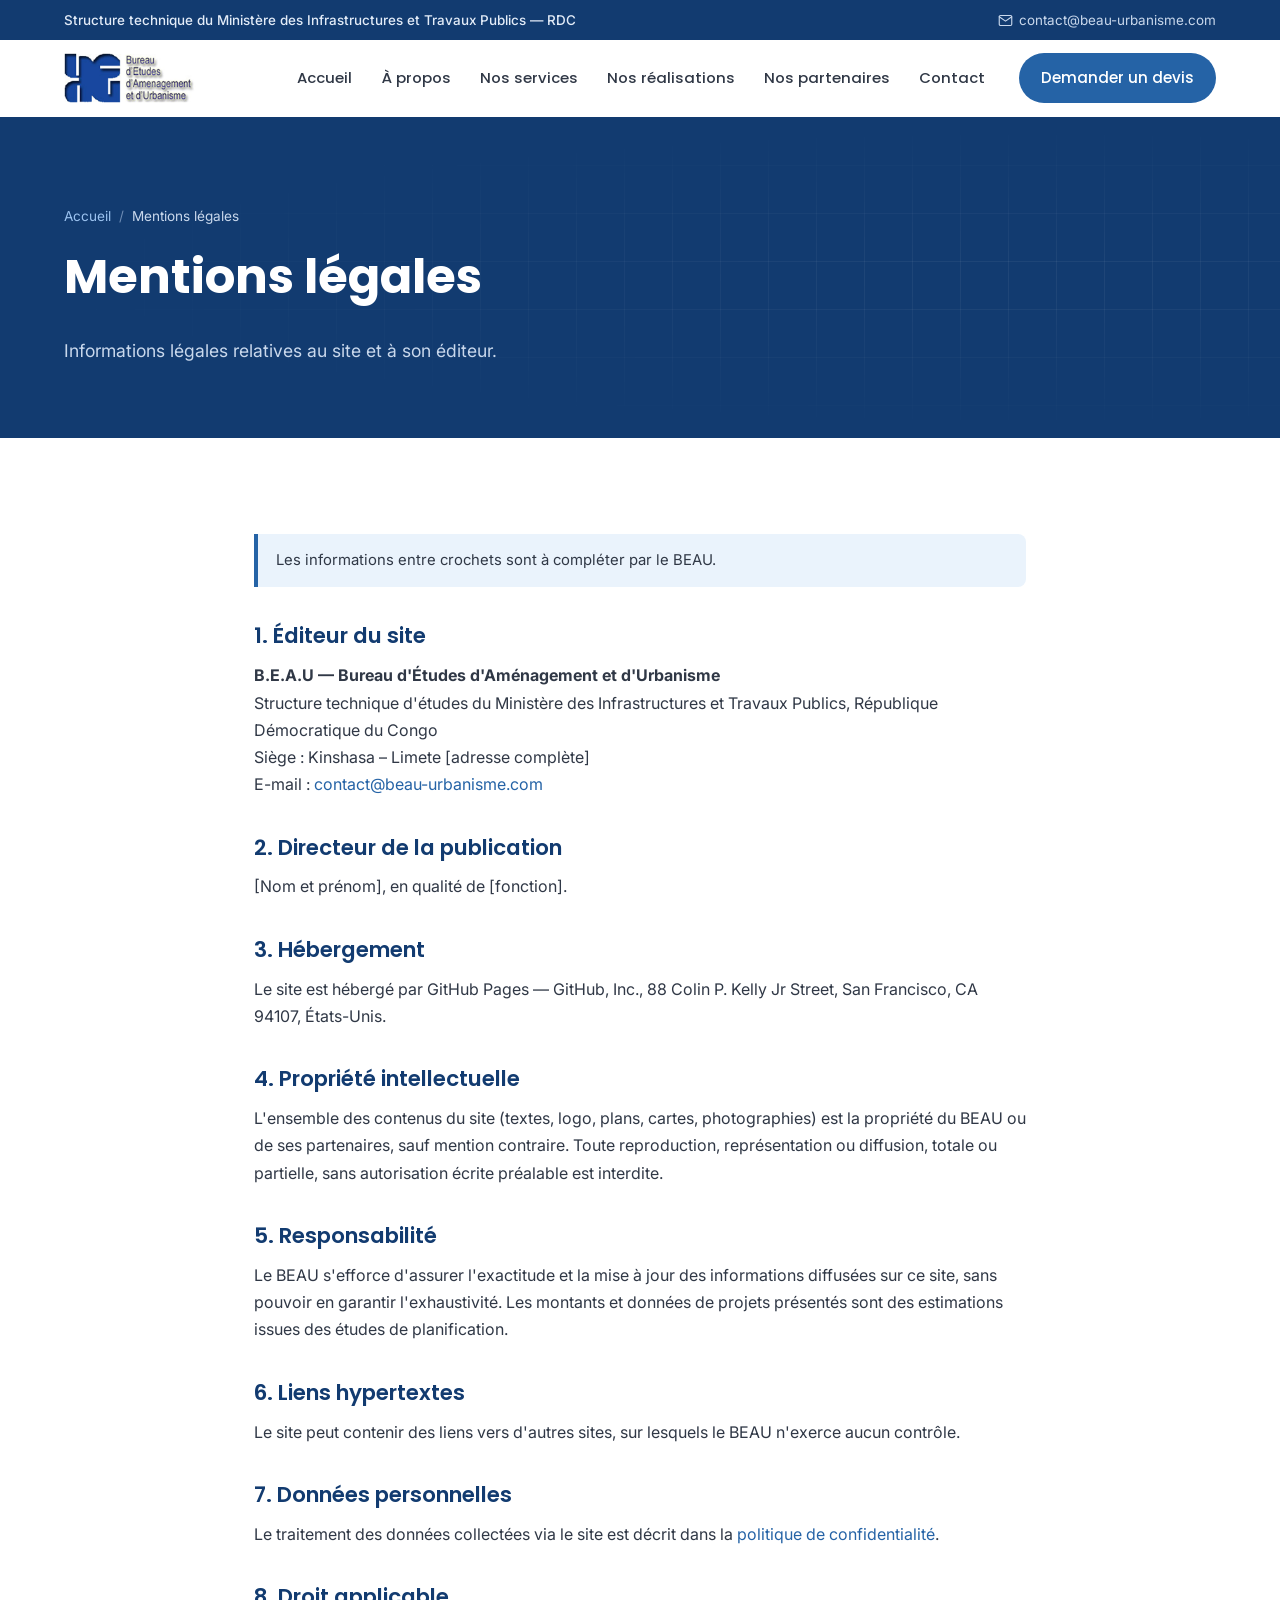
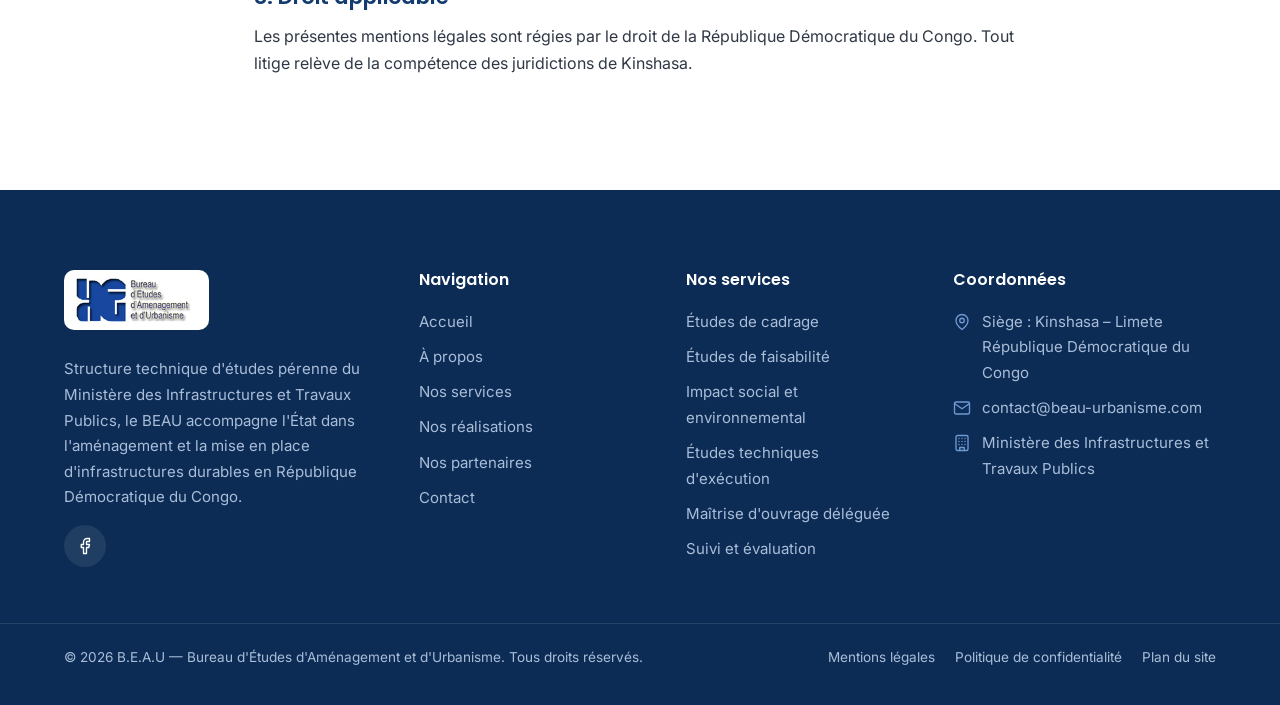
<file: mentions-legales.html>
<!DOCTYPE html>
<html lang="fr" class="no-js">
<head>
  <meta charset="UTF-8">
  <meta name="viewport" content="width=device-width, initial-scale=1">
  <title>Mentions légales | B.E.A.U</title>
  <meta name="description" content="Mentions légales du site du BEAU — Bureau d'Études d'Aménagement et d'Urbanisme.">
  <link rel="canonical" href="https://www.beau-urbanisme.com/mentions-legales.html">
  <meta name="theme-color" content="#123B70">
  <meta property="og:type" content="website">
  <meta property="og:site_name" content="B.E.A.U — Bureau d'Études d'Aménagement et d'Urbanisme">
  <meta property="og:title" content="Mentions légales | B.E.A.U">
  <meta property="og:description" content="Mentions légales du site du BEAU — Bureau d'Études d'Aménagement et d'Urbanisme.">
  <meta property="og:url" content="https://www.beau-urbanisme.com/mentions-legales.html">
  <meta property="og:image" content="https://www.beau-urbanisme.com/assets/img/photos/siege.jpg">
  <meta property="og:locale" content="fr_CD">
  <link rel="icon" href="assets/img/favicon.png" type="image/png">
  <link rel="preconnect" href="https://fonts.googleapis.com">
  <link rel="preconnect" href="https://fonts.gstatic.com" crossorigin>
  <link href="https://fonts.googleapis.com/css2?family=Inter:wght@400;500;600&family=Poppins:wght@500;600;700&display=swap" rel="stylesheet">
  <link rel="stylesheet" href="assets/css/style.css">
</head>
<body>
  <a class="skip-link" href="#contenu">Aller au contenu</a>

  <div class="topbar">
    <div class="container">
      <div class="topbar__info">
        <span class="topbar__org">Structure technique du Ministère des Infrastructures et Travaux Publics — RDC</span>
      </div>
      <div class="topbar__info topbar__contact">
        <a href="mailto:contact@beau-urbanisme.com"><svg viewBox="0 0 24 24" fill="none" stroke="currentColor" stroke-width="1.8" stroke-linecap="round" stroke-linejoin="round" aria-hidden="true"><rect x="2" y="4" width="20" height="16" rx="2"/><path d="M22 6l-10 7L2 6"/></svg> contact@beau-urbanisme.com</a>
      </div>
    </div>
  </div>

  <header class="header">
    <div class="container">
      <a href="index.html" class="logo" aria-label="B.E.A.U — Bureau d'Études d'Aménagement et d'Urbanisme — Accueil">
        <img src="assets/img/logo-beau.png" alt="Logo du Bureau d'Études d'Aménagement et d'Urbanisme" width="195" height="71">
      </a>
      <button class="burger" type="button" aria-expanded="false" aria-controls="nav" aria-label="Ouvrir le menu"><span></span></button>
      <nav class="nav" id="nav" aria-label="Navigation principale">
        <ul class="nav__list">
          <li><a class="nav__link" href="index.html">Accueil</a></li>
          <li><a class="nav__link" href="a-propos.html">À propos</a></li>
          <li><a class="nav__link" href="services.html">Nos services</a></li>
          <li><a class="nav__link" href="realisations.html">Nos réalisations</a></li>
          <li><a class="nav__link" href="partenaires.html">Nos partenaires</a></li>
          <li><a class="nav__link" href="contact.html">Contact</a></li>
        </ul>
        <a href="contact.html#formulaire" class="btn btn--primary">Demander un devis</a>
      </nav>
    </div>
  </header>

  <main id="contenu">
    <section class="page-hero">
      <div class="container">
        <ol class="breadcrumb" aria-label="Fil d'Ariane">
          <li><a href="index.html">Accueil</a></li>
          <li aria-current="page">Mentions légales</li>
        </ol>
        <h1>Mentions légales</h1>
        <p>Informations légales relatives au site et à son éditeur.</p>
      </div>
    </section>

    <section class="section">
      <div class="container legal">
        <p class="note">Les informations entre crochets sont à compléter par le BEAU.</p>
        <h2>1. Éditeur du site</h2>
        <p><strong>B.E.A.U — Bureau d'Études d'Aménagement et d'Urbanisme</strong><br>
        Structure technique d'études du Ministère des Infrastructures et Travaux Publics, République Démocratique du Congo<br>
        Siège : Kinshasa – Limete [adresse complète]<br>
        E-mail : <a href="mailto:contact@beau-urbanisme.com">contact@beau-urbanisme.com</a></p>
        <h2>2. Directeur de la publication</h2>
        <p>[Nom et prénom], en qualité de [fonction].</p>
        <h2>3. Hébergement</h2>
        <p>Le site est hébergé par GitHub Pages — GitHub, Inc., 88 Colin P. Kelly Jr Street, San Francisco, CA 94107, États-Unis.</p>
        <h2>4. Propriété intellectuelle</h2>
        <p>L'ensemble des contenus du site (textes, logo, plans, cartes, photographies) est la propriété du BEAU ou de ses partenaires, sauf mention contraire. Toute reproduction, représentation ou diffusion, totale ou partielle, sans autorisation écrite préalable est interdite.</p>
        <h2>5. Responsabilité</h2>
        <p>Le BEAU s'efforce d'assurer l'exactitude et la mise à jour des informations diffusées sur ce site, sans pouvoir en garantir l'exhaustivité. Les montants et données de projets présentés sont des estimations issues des études de planification.</p>
        <h2>6. Liens hypertextes</h2>
        <p>Le site peut contenir des liens vers d'autres sites, sur lesquels le BEAU n'exerce aucun contrôle.</p>
        <h2>7. Données personnelles</h2>
        <p>Le traitement des données collectées via le site est décrit dans la <a href="politique-confidentialite.html">politique de confidentialité</a>.</p>
        <h2>8. Droit applicable</h2>
        <p>Les présentes mentions légales sont régies par le droit de la République Démocratique du Congo. Tout litige relève de la compétence des juridictions de Kinshasa.</p>
      </div>
    </section>
  </main>

  <footer class="footer">
    <div class="container footer__grid">
      <div>
        <a href="index.html" class="logo logo--footer" aria-label="B.E.A.U — Bureau d'Études d'Aménagement et d'Urbanisme — Accueil">
        <img src="assets/img/logo-beau.png" alt="Logo du Bureau d'Études d'Aménagement et d'Urbanisme" width="195" height="71">
      </a>
        <p>Structure technique d'études pérenne du Ministère des Infrastructures et Travaux Publics, le BEAU accompagne l'État dans l'aménagement et la mise en place d'infrastructures durables en République Démocratique du Congo.</p>
        <div class="socials">
          <a href="#" aria-label="Facebook" rel="noopener"><svg viewBox="0 0 24 24" fill="none" stroke="currentColor" stroke-width="1.8" stroke-linecap="round" stroke-linejoin="round" aria-hidden="true"><path d="M18 2h-3a5 5 0 0 0-5 5v3H7v4h3v8h4v-8h3l1-4h-4V7a1 1 0 0 1 1-1h3z"/></svg></a>
        </div>
      </div>
      <div>
        <h3>Navigation</h3>
        <ul>
          <li><a href="index.html">Accueil</a></li>
          <li><a href="a-propos.html">À propos</a></li>
          <li><a href="services.html">Nos services</a></li>
          <li><a href="realisations.html">Nos réalisations</a></li>
          <li><a href="partenaires.html">Nos partenaires</a></li>
          <li><a href="contact.html">Contact</a></li>
        </ul>
      </div>
      <div>
        <h3>Nos services</h3>
        <ul>
          <li><a href="services.html#cadrage">Études de cadrage</a></li>
          <li><a href="services.html#faisabilite">Études de faisabilité</a></li>
          <li><a href="services.html#impact">Impact social et environnemental</a></li>
          <li><a href="services.html#execution">Études techniques d'exécution</a></li>
          <li><a href="services.html#mod">Maîtrise d'ouvrage déléguée</a></li>
          <li><a href="services.html#suivi">Suivi et évaluation</a></li>
        </ul>
      </div>
      <div>
        <h3>Coordonnées</h3>
        <ul class="footer__contact">
          <li><svg viewBox="0 0 24 24" fill="none" stroke="currentColor" stroke-width="1.8" stroke-linecap="round" stroke-linejoin="round" aria-hidden="true"><path d="M20 10c0 6-8 12-8 12s-8-6-8-12a8 8 0 0 1 16 0z"/><circle cx="12" cy="10" r="3"/></svg><span>Siège : Kinshasa – Limete<br>République Démocratique du Congo</span></li>
          <li><svg viewBox="0 0 24 24" fill="none" stroke="currentColor" stroke-width="1.8" stroke-linecap="round" stroke-linejoin="round" aria-hidden="true"><rect x="2" y="4" width="20" height="16" rx="2"/><path d="M22 6l-10 7L2 6"/></svg><a href="mailto:contact@beau-urbanisme.com">contact@beau-urbanisme.com</a></li>
          <li><svg viewBox="0 0 24 24" fill="none" stroke="currentColor" stroke-width="1.8" stroke-linecap="round" stroke-linejoin="round" aria-hidden="true"><rect x="4" y="2" width="16" height="20" rx="2"/><path d="M9 22v-4h6v4M8 6h.01M16 6h.01M12 6h.01M12 10h.01M12 14h.01M16 10h.01M16 14h.01M8 10h.01M8 14h.01"/></svg><span>Ministère des Infrastructures et Travaux Publics</span></li>
        </ul>
      </div>
    </div>
    <div class="footer__bottom">
      <div class="container">
        <p>© <span data-current-year>2026</span> B.E.A.U — Bureau d'Études d'Aménagement et d'Urbanisme. Tous droits réservés.</p>
        <nav aria-label="Liens légaux">
          <a href="mentions-legales.html">Mentions légales</a>
          <a href="politique-confidentialite.html">Politique de confidentialité</a>
          <a href="sitemap.xml">Plan du site</a>
        </nav>
      </div>
    </div>
  </footer>

  <button class="to-top" type="button" aria-label="Retour en haut de page"><svg viewBox="0 0 24 24" fill="none" stroke="currentColor" stroke-width="1.8" stroke-linecap="round" stroke-linejoin="round" aria-hidden="true"><path d="M12 19V5M5 12l7-7 7 7"/></svg></button>
  <script src="assets/js/main.js" defer></script>
</body>
</html>
</file>
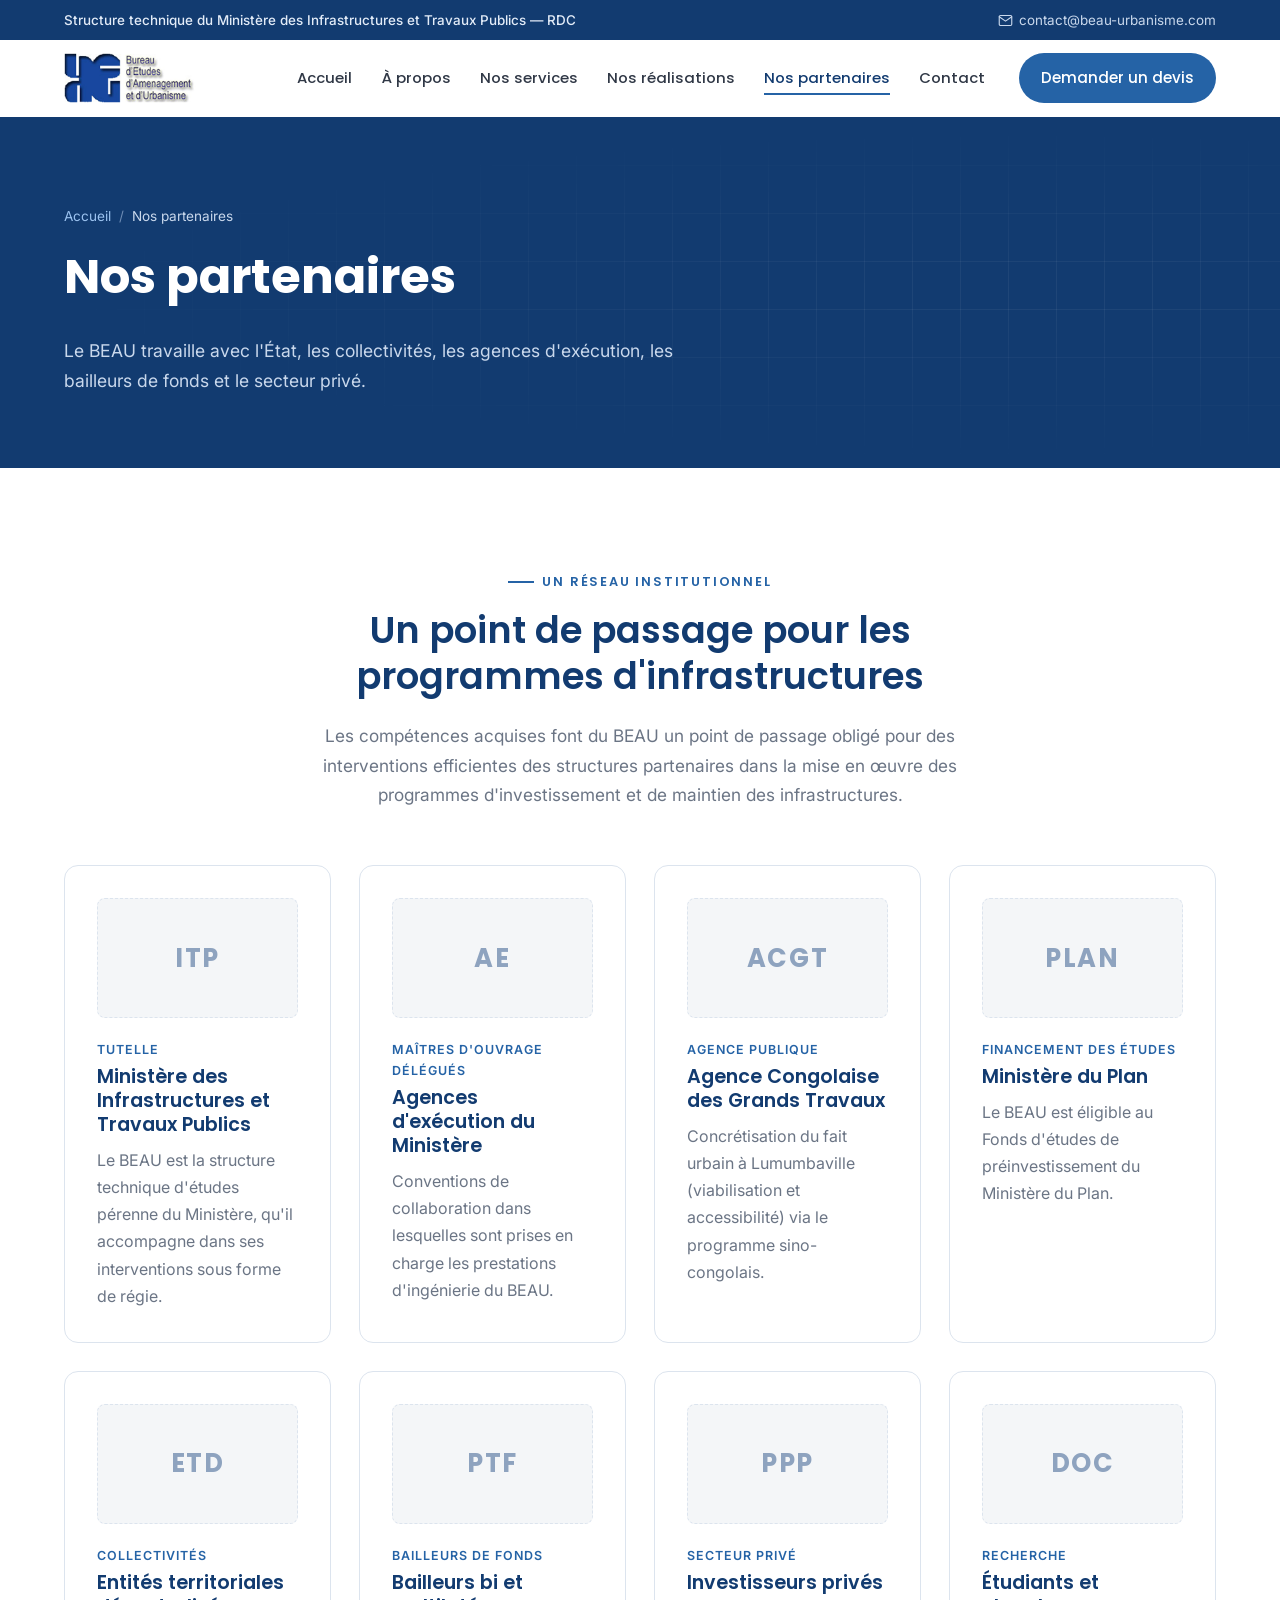
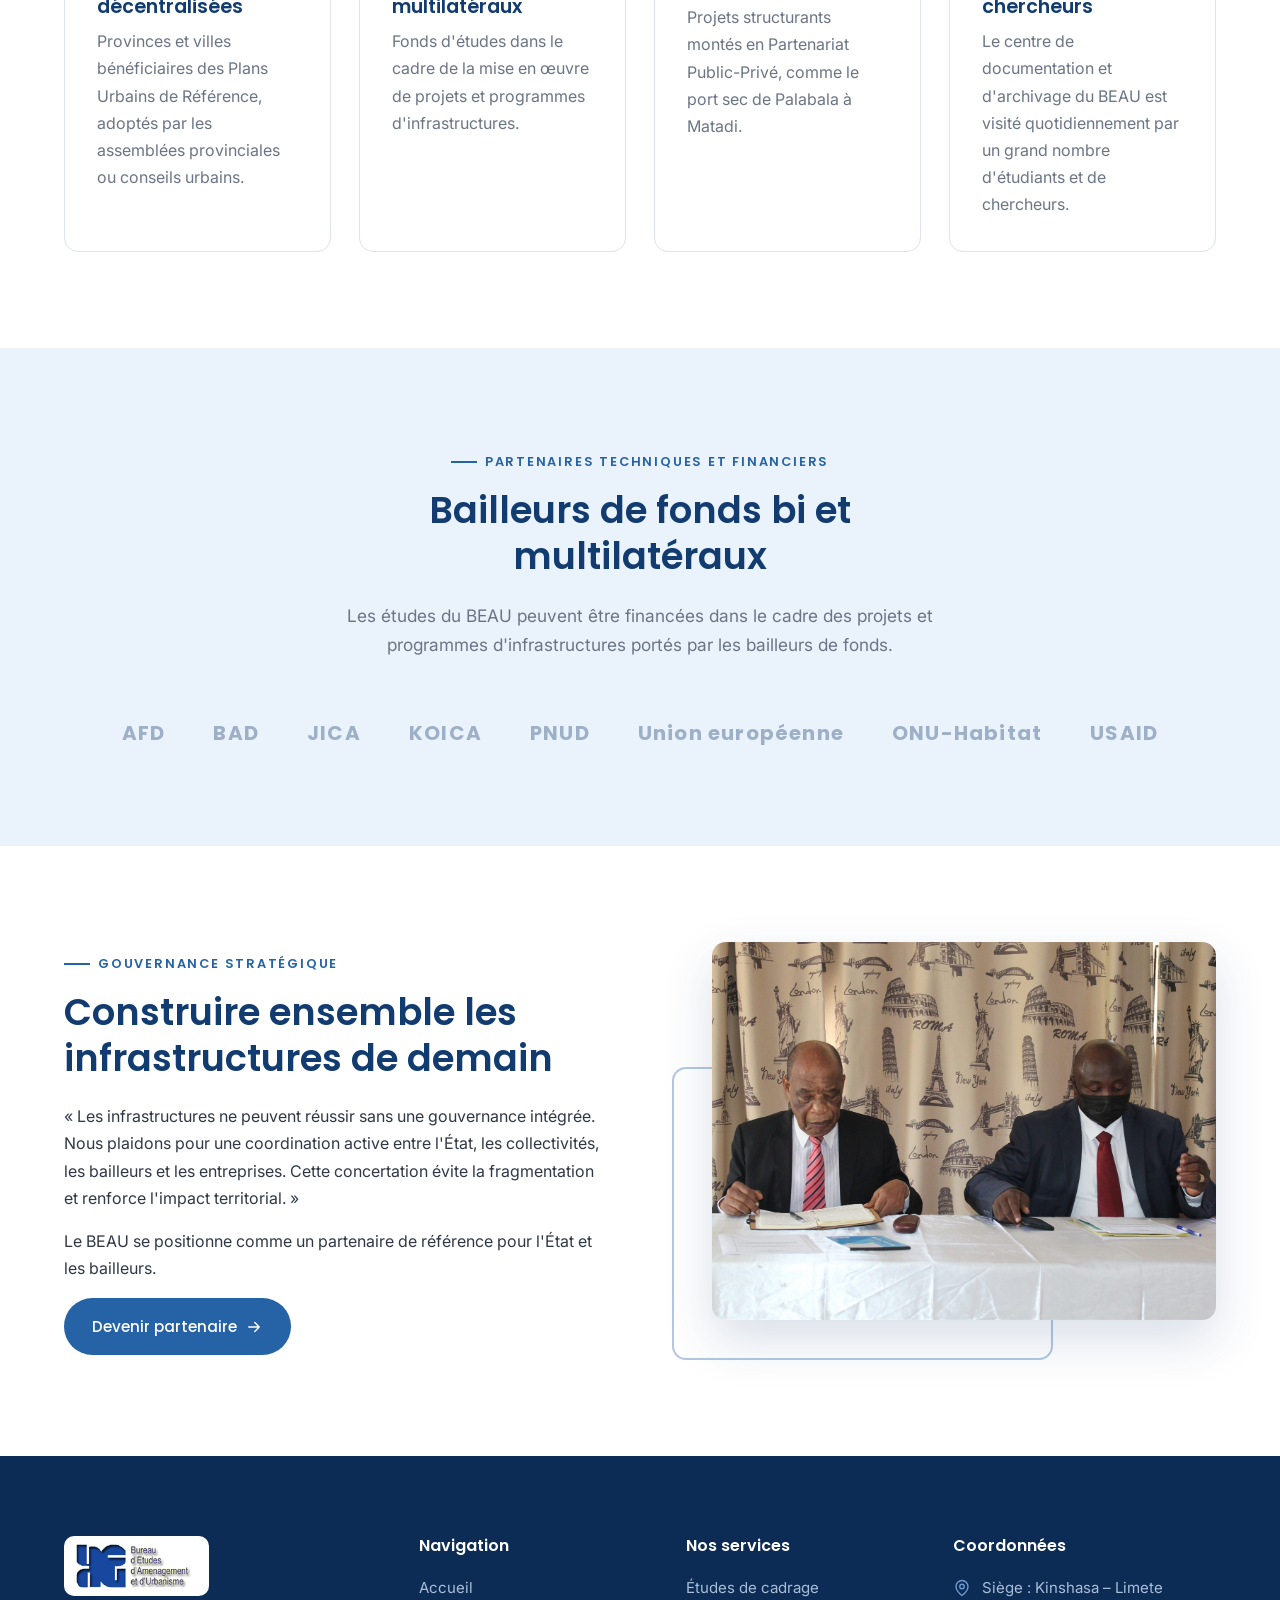
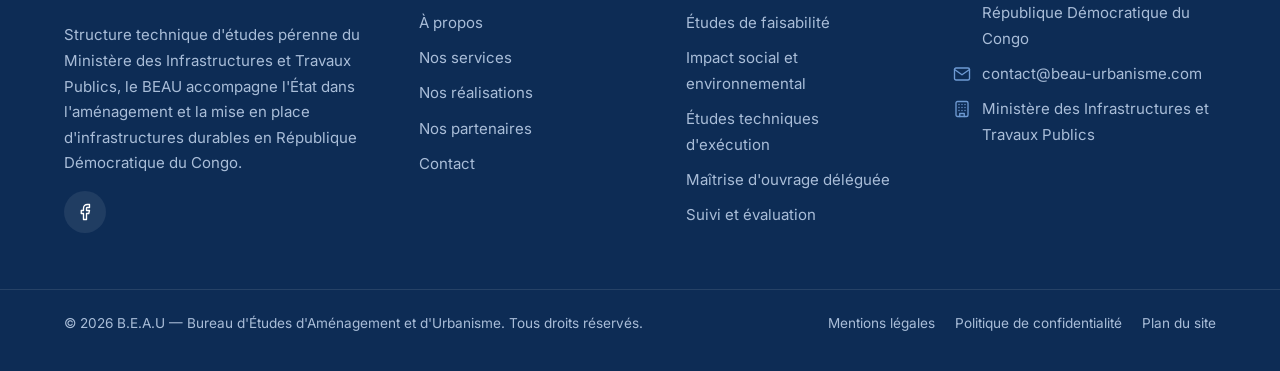
<file: partenaires.html>
<!DOCTYPE html>
<html lang="fr" class="no-js">
<head>
  <meta charset="UTF-8">
  <meta name="viewport" content="width=device-width, initial-scale=1">
  <title>Nos partenaires | B.E.A.U</title>
  <meta name="description" content="Les partenaires du BEAU : Ministère des Infrastructures et Travaux Publics, agences d'exécution, ACGT, Ministère du Plan, entités territoriales décentralisées, bailleurs de fonds et investisseurs privés.">
  <link rel="canonical" href="https://www.beau-urbanisme.com/partenaires.html">
  <meta name="theme-color" content="#123B70">
  <meta property="og:type" content="website">
  <meta property="og:site_name" content="B.E.A.U — Bureau d'Études d'Aménagement et d'Urbanisme">
  <meta property="og:title" content="Nos partenaires | B.E.A.U">
  <meta property="og:description" content="Les partenaires du BEAU : Ministère des Infrastructures et Travaux Publics, agences d'exécution, ACGT, Ministère du Plan, entités territoriales décentralisées, bailleurs de fonds et investisseurs privés.">
  <meta property="og:url" content="https://www.beau-urbanisme.com/partenaires.html">
  <meta property="og:image" content="https://www.beau-urbanisme.com/assets/img/photos/siege.jpg">
  <meta property="og:locale" content="fr_CD">
  <link rel="icon" href="assets/img/favicon.png" type="image/png">
  <link rel="preconnect" href="https://fonts.googleapis.com">
  <link rel="preconnect" href="https://fonts.gstatic.com" crossorigin>
  <link href="https://fonts.googleapis.com/css2?family=Inter:wght@400;500;600&family=Poppins:wght@500;600;700&display=swap" rel="stylesheet">
  <link rel="stylesheet" href="assets/css/style.css">
</head>
<body>
  <a class="skip-link" href="#contenu">Aller au contenu</a>

  <div class="topbar">
    <div class="container">
      <div class="topbar__info">
        <span class="topbar__org">Structure technique du Ministère des Infrastructures et Travaux Publics — RDC</span>
      </div>
      <div class="topbar__info topbar__contact">
        <a href="mailto:contact@beau-urbanisme.com"><svg viewBox="0 0 24 24" fill="none" stroke="currentColor" stroke-width="1.8" stroke-linecap="round" stroke-linejoin="round" aria-hidden="true"><rect x="2" y="4" width="20" height="16" rx="2"/><path d="M22 6l-10 7L2 6"/></svg> contact@beau-urbanisme.com</a>
      </div>
    </div>
  </div>

  <header class="header">
    <div class="container">
      <a href="index.html" class="logo" aria-label="B.E.A.U — Bureau d'Études d'Aménagement et d'Urbanisme — Accueil">
        <img src="assets/img/logo-beau.png" alt="Logo du Bureau d'Études d'Aménagement et d'Urbanisme" width="195" height="71">
      </a>
      <button class="burger" type="button" aria-expanded="false" aria-controls="nav" aria-label="Ouvrir le menu"><span></span></button>
      <nav class="nav" id="nav" aria-label="Navigation principale">
        <ul class="nav__list">
          <li><a class="nav__link" href="index.html">Accueil</a></li>
          <li><a class="nav__link" href="a-propos.html">À propos</a></li>
          <li><a class="nav__link" href="services.html">Nos services</a></li>
          <li><a class="nav__link" href="realisations.html">Nos réalisations</a></li>
          <li><a class="nav__link" href="partenaires.html" aria-current="page">Nos partenaires</a></li>
          <li><a class="nav__link" href="contact.html">Contact</a></li>
        </ul>
        <a href="contact.html#formulaire" class="btn btn--primary">Demander un devis</a>
      </nav>
    </div>
  </header>

  <main id="contenu">
    <section class="page-hero">
      <div class="container">
        <ol class="breadcrumb" aria-label="Fil d'Ariane">
          <li><a href="index.html">Accueil</a></li>
          <li aria-current="page">Nos partenaires</li>
        </ol>
        <h1>Nos partenaires</h1>
        <p>Le BEAU travaille avec l'État, les collectivités, les agences d'exécution, les bailleurs de fonds et le secteur privé.</p>
      </div>
    </section>

    <section class="section">
      <div class="container">
        <div class="section-head reveal">
          <span class="eyebrow">Un réseau institutionnel</span>
          <h2>Un point de passage pour les programmes d'infrastructures</h2>
          <p>Les compétences acquises font du BEAU un point de passage obligé pour des interventions efficientes des structures partenaires dans la mise en œuvre des programmes d'investissement et de maintien des infrastructures.</p>
        </div>
        <div class="grid grid-4">
          <article class="card partner-card reveal" data-delay="0">
            <div class="partner-logo"><span>ITP</span></div>
            <span class="partner-type">Tutelle</span>
            <h3>Ministère des Infrastructures et Travaux Publics</h3>
            <p>Le BEAU est la structure technique d'études pérenne du Ministère, qu'il accompagne dans ses interventions sous forme de régie.</p>
          </article>
          <article class="card partner-card reveal" data-delay="1">
            <div class="partner-logo"><span>AE</span></div>
            <span class="partner-type">Maîtres d'ouvrage délégués</span>
            <h3>Agences d'exécution du Ministère</h3>
            <p>Conventions de collaboration dans lesquelles sont prises en charge les prestations d'ingénierie du BEAU.</p>
          </article>
          <article class="card partner-card reveal" data-delay="2">
            <div class="partner-logo"><span>ACGT</span></div>
            <span class="partner-type">Agence publique</span>
            <h3>Agence Congolaise des Grands Travaux</h3>
            <p>Concrétisation du fait urbain à Lumumbaville (viabilisation et accessibilité) via le programme sino-congolais.</p>
          </article>
          <article class="card partner-card reveal" data-delay="3">
            <div class="partner-logo"><span>PLAN</span></div>
            <span class="partner-type">Financement des études</span>
            <h3>Ministère du Plan</h3>
            <p>Le BEAU est éligible au Fonds d'études de préinvestissement du Ministère du Plan.</p>
          </article>
          <article class="card partner-card reveal" data-delay="0">
            <div class="partner-logo"><span>ETD</span></div>
            <span class="partner-type">Collectivités</span>
            <h3>Entités territoriales décentralisées</h3>
            <p>Provinces et villes bénéficiaires des Plans Urbains de Référence, adoptés par les assemblées provinciales ou conseils urbains.</p>
          </article>
          <article class="card partner-card reveal" data-delay="1">
            <div class="partner-logo"><span>PTF</span></div>
            <span class="partner-type">Bailleurs de fonds</span>
            <h3>Bailleurs bi et multilatéraux</h3>
            <p>Fonds d'études dans le cadre de la mise en œuvre de projets et programmes d'infrastructures.</p>
          </article>
          <article class="card partner-card reveal" data-delay="2">
            <div class="partner-logo"><span>PPP</span></div>
            <span class="partner-type">Secteur privé</span>
            <h3>Investisseurs privés</h3>
            <p>Projets structurants montés en Partenariat Public-Privé, comme le port sec de Palabala à Matadi.</p>
          </article>
          <article class="card partner-card reveal" data-delay="3">
            <div class="partner-logo"><span>DOC</span></div>
            <span class="partner-type">Recherche</span>
            <h3>Étudiants et chercheurs</h3>
            <p>Le centre de documentation et d'archivage du BEAU est visité quotidiennement par un grand nombre d'étudiants et de chercheurs.</p>
          </article>
        </div>
      </div>
    </section>

    <section class="section section--light">
      <div class="container">
        <div class="section-head reveal">
          <span class="eyebrow">Partenaires techniques et financiers</span>
          <h2>Bailleurs de fonds bi et multilatéraux</h2>
          <p>Les études du BEAU peuvent être financées dans le cadre des projets et programmes d'infrastructures portés par les bailleurs de fonds.</p>
        </div>
        <div class="logo-strip reveal">
          <span>AFD</span>
          <span>BAD</span>
          <span>JICA</span>
          <span>KOICA</span>
          <span>PNUD</span>
          <span>Union européenne</span>
          <span>ONU-Habitat</span>
          <span>USAID</span>
        </div>
      </div>
    </section>

    <section class="section">
      <div class="container split">
        <div class="reveal">
          <span class="eyebrow">Gouvernance stratégique</span>
          <h2>Construire ensemble les infrastructures de demain</h2>
          <p>« Les infrastructures ne peuvent réussir sans une gouvernance intégrée. Nous plaidons pour une coordination active entre l'État, les collectivités, les bailleurs et les entreprises. Cette concertation évite la fragmentation et renforce l'impact territorial. »</p>
          <p>Le BEAU se positionne comme un partenaire de référence pour l'État et les bailleurs.</p>
          <a href="contact.html#formulaire" class="btn btn--primary">Devenir partenaire <svg viewBox="0 0 24 24" fill="none" stroke="currentColor" stroke-width="1.8" stroke-linecap="round" stroke-linejoin="round" aria-hidden="true"><path d="M5 12h14M13 6l6 6-6 6"/></svg></a>
        </div>
        <div class="media-stack reveal" data-delay="1">
          <div class="media-frame"><img src="assets/img/photos/seance-travail.jpg" alt="Séance de travail institutionnelle" loading="lazy"></div>
        </div>
      </div>
    </section>
  </main>

  <footer class="footer">
    <div class="container footer__grid">
      <div>
        <a href="index.html" class="logo logo--footer" aria-label="B.E.A.U — Bureau d'Études d'Aménagement et d'Urbanisme — Accueil">
        <img src="assets/img/logo-beau.png" alt="Logo du Bureau d'Études d'Aménagement et d'Urbanisme" width="195" height="71">
      </a>
        <p>Structure technique d'études pérenne du Ministère des Infrastructures et Travaux Publics, le BEAU accompagne l'État dans l'aménagement et la mise en place d'infrastructures durables en République Démocratique du Congo.</p>
        <div class="socials">
          <a href="#" aria-label="Facebook" rel="noopener"><svg viewBox="0 0 24 24" fill="none" stroke="currentColor" stroke-width="1.8" stroke-linecap="round" stroke-linejoin="round" aria-hidden="true"><path d="M18 2h-3a5 5 0 0 0-5 5v3H7v4h3v8h4v-8h3l1-4h-4V7a1 1 0 0 1 1-1h3z"/></svg></a>
        </div>
      </div>
      <div>
        <h3>Navigation</h3>
        <ul>
          <li><a href="index.html">Accueil</a></li>
          <li><a href="a-propos.html">À propos</a></li>
          <li><a href="services.html">Nos services</a></li>
          <li><a href="realisations.html">Nos réalisations</a></li>
          <li><a href="partenaires.html">Nos partenaires</a></li>
          <li><a href="contact.html">Contact</a></li>
        </ul>
      </div>
      <div>
        <h3>Nos services</h3>
        <ul>
          <li><a href="services.html#cadrage">Études de cadrage</a></li>
          <li><a href="services.html#faisabilite">Études de faisabilité</a></li>
          <li><a href="services.html#impact">Impact social et environnemental</a></li>
          <li><a href="services.html#execution">Études techniques d'exécution</a></li>
          <li><a href="services.html#mod">Maîtrise d'ouvrage déléguée</a></li>
          <li><a href="services.html#suivi">Suivi et évaluation</a></li>
        </ul>
      </div>
      <div>
        <h3>Coordonnées</h3>
        <ul class="footer__contact">
          <li><svg viewBox="0 0 24 24" fill="none" stroke="currentColor" stroke-width="1.8" stroke-linecap="round" stroke-linejoin="round" aria-hidden="true"><path d="M20 10c0 6-8 12-8 12s-8-6-8-12a8 8 0 0 1 16 0z"/><circle cx="12" cy="10" r="3"/></svg><span>Siège : Kinshasa – Limete<br>République Démocratique du Congo</span></li>
          <li><svg viewBox="0 0 24 24" fill="none" stroke="currentColor" stroke-width="1.8" stroke-linecap="round" stroke-linejoin="round" aria-hidden="true"><rect x="2" y="4" width="20" height="16" rx="2"/><path d="M22 6l-10 7L2 6"/></svg><a href="mailto:contact@beau-urbanisme.com">contact@beau-urbanisme.com</a></li>
          <li><svg viewBox="0 0 24 24" fill="none" stroke="currentColor" stroke-width="1.8" stroke-linecap="round" stroke-linejoin="round" aria-hidden="true"><rect x="4" y="2" width="16" height="20" rx="2"/><path d="M9 22v-4h6v4M8 6h.01M16 6h.01M12 6h.01M12 10h.01M12 14h.01M16 10h.01M16 14h.01M8 10h.01M8 14h.01"/></svg><span>Ministère des Infrastructures et Travaux Publics</span></li>
        </ul>
      </div>
    </div>
    <div class="footer__bottom">
      <div class="container">
        <p>© <span data-current-year>2026</span> B.E.A.U — Bureau d'Études d'Aménagement et d'Urbanisme. Tous droits réservés.</p>
        <nav aria-label="Liens légaux">
          <a href="mentions-legales.html">Mentions légales</a>
          <a href="politique-confidentialite.html">Politique de confidentialité</a>
          <a href="sitemap.xml">Plan du site</a>
        </nav>
      </div>
    </div>
  </footer>

  <button class="to-top" type="button" aria-label="Retour en haut de page"><svg viewBox="0 0 24 24" fill="none" stroke="currentColor" stroke-width="1.8" stroke-linecap="round" stroke-linejoin="round" aria-hidden="true"><path d="M12 19V5M5 12l7-7 7 7"/></svg></button>
  <script src="assets/js/main.js" defer></script>
</body>
</html>
</file>
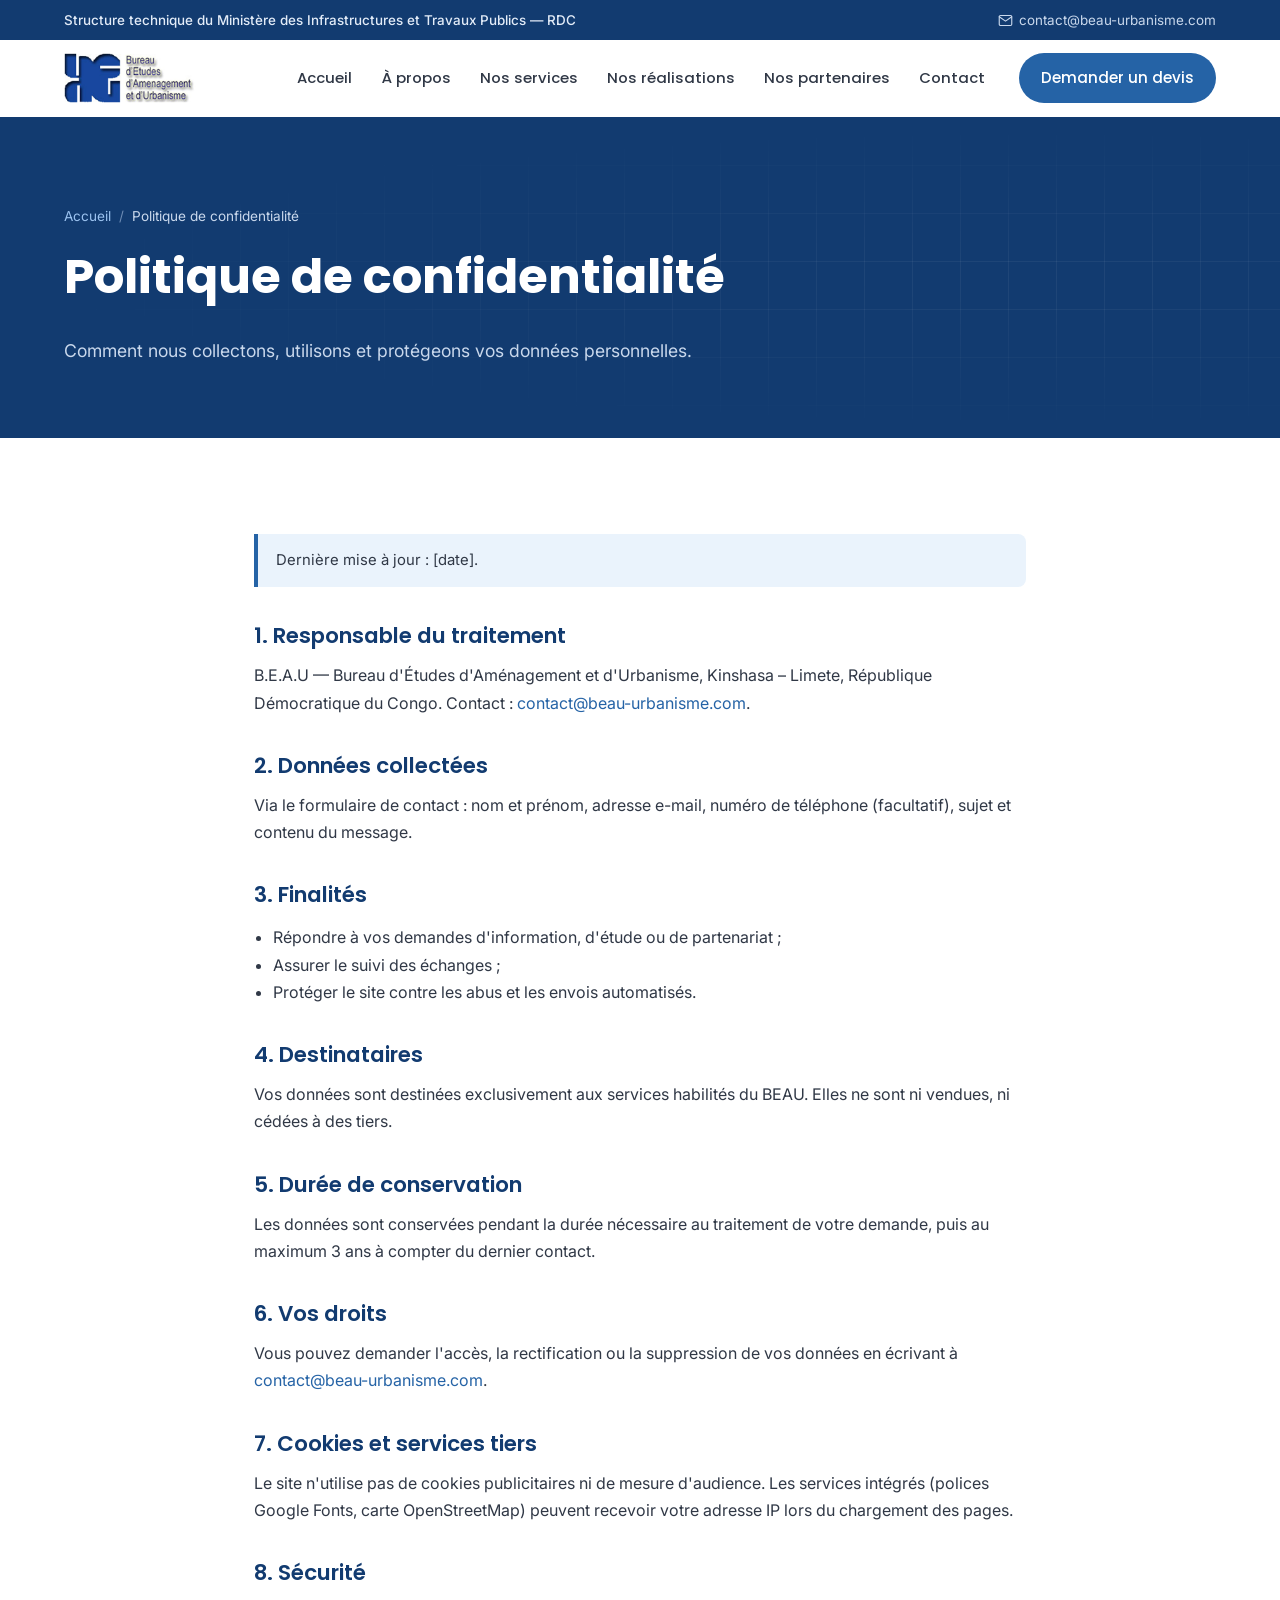
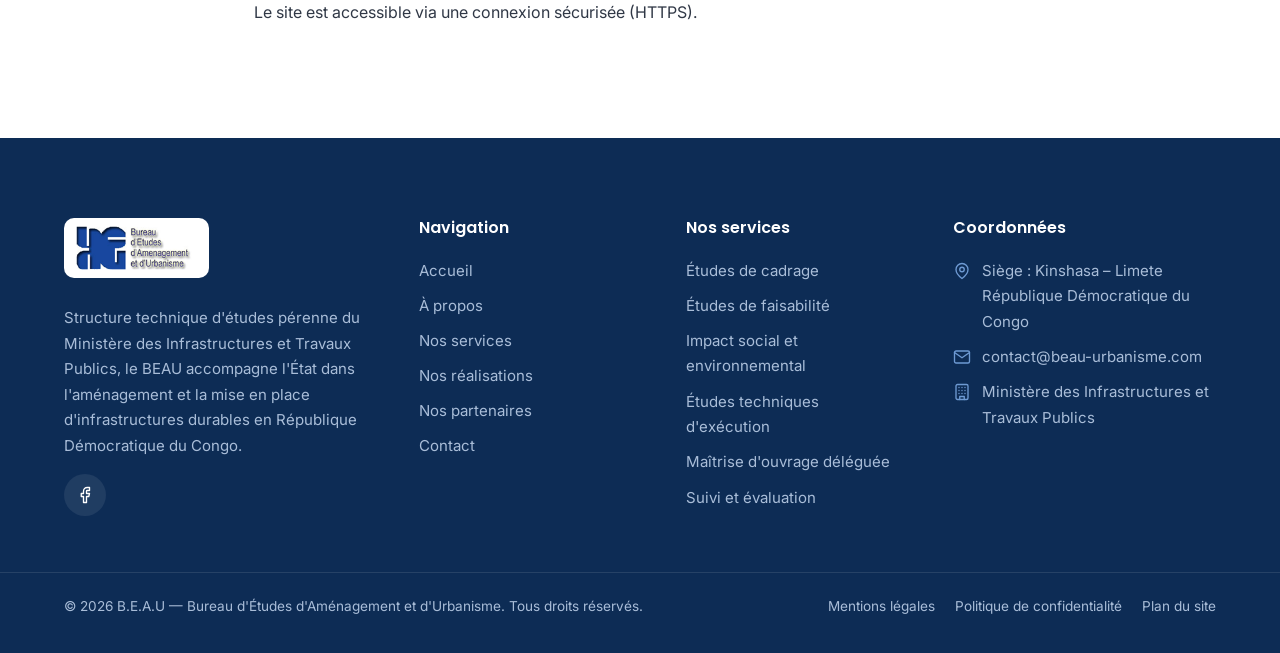
<file: politique-confidentialite.html>
<!DOCTYPE html>
<html lang="fr" class="no-js">
<head>
  <meta charset="UTF-8">
  <meta name="viewport" content="width=device-width, initial-scale=1">
  <title>Politique de confidentialité | B.E.A.U</title>
  <meta name="description" content="Politique de confidentialité et de protection des données personnelles du site du BEAU.">
  <link rel="canonical" href="https://www.beau-urbanisme.com/politique-confidentialite.html">
  <meta name="theme-color" content="#123B70">
  <meta property="og:type" content="website">
  <meta property="og:site_name" content="B.E.A.U — Bureau d'Études d'Aménagement et d'Urbanisme">
  <meta property="og:title" content="Politique de confidentialité | B.E.A.U">
  <meta property="og:description" content="Politique de confidentialité et de protection des données personnelles du site du BEAU.">
  <meta property="og:url" content="https://www.beau-urbanisme.com/politique-confidentialite.html">
  <meta property="og:image" content="https://www.beau-urbanisme.com/assets/img/photos/siege.jpg">
  <meta property="og:locale" content="fr_CD">
  <link rel="icon" href="assets/img/favicon.png" type="image/png">
  <link rel="preconnect" href="https://fonts.googleapis.com">
  <link rel="preconnect" href="https://fonts.gstatic.com" crossorigin>
  <link href="https://fonts.googleapis.com/css2?family=Inter:wght@400;500;600&family=Poppins:wght@500;600;700&display=swap" rel="stylesheet">
  <link rel="stylesheet" href="assets/css/style.css">
</head>
<body>
  <a class="skip-link" href="#contenu">Aller au contenu</a>

  <div class="topbar">
    <div class="container">
      <div class="topbar__info">
        <span class="topbar__org">Structure technique du Ministère des Infrastructures et Travaux Publics — RDC</span>
      </div>
      <div class="topbar__info topbar__contact">
        <a href="mailto:contact@beau-urbanisme.com"><svg viewBox="0 0 24 24" fill="none" stroke="currentColor" stroke-width="1.8" stroke-linecap="round" stroke-linejoin="round" aria-hidden="true"><rect x="2" y="4" width="20" height="16" rx="2"/><path d="M22 6l-10 7L2 6"/></svg> contact@beau-urbanisme.com</a>
      </div>
    </div>
  </div>

  <header class="header">
    <div class="container">
      <a href="index.html" class="logo" aria-label="B.E.A.U — Bureau d'Études d'Aménagement et d'Urbanisme — Accueil">
        <img src="assets/img/logo-beau.png" alt="Logo du Bureau d'Études d'Aménagement et d'Urbanisme" width="195" height="71">
      </a>
      <button class="burger" type="button" aria-expanded="false" aria-controls="nav" aria-label="Ouvrir le menu"><span></span></button>
      <nav class="nav" id="nav" aria-label="Navigation principale">
        <ul class="nav__list">
          <li><a class="nav__link" href="index.html">Accueil</a></li>
          <li><a class="nav__link" href="a-propos.html">À propos</a></li>
          <li><a class="nav__link" href="services.html">Nos services</a></li>
          <li><a class="nav__link" href="realisations.html">Nos réalisations</a></li>
          <li><a class="nav__link" href="partenaires.html">Nos partenaires</a></li>
          <li><a class="nav__link" href="contact.html">Contact</a></li>
        </ul>
        <a href="contact.html#formulaire" class="btn btn--primary">Demander un devis</a>
      </nav>
    </div>
  </header>

  <main id="contenu">
    <section class="page-hero">
      <div class="container">
        <ol class="breadcrumb" aria-label="Fil d'Ariane">
          <li><a href="index.html">Accueil</a></li>
          <li aria-current="page">Politique de confidentialité</li>
        </ol>
        <h1>Politique de confidentialité</h1>
        <p>Comment nous collectons, utilisons et protégeons vos données personnelles.</p>
      </div>
    </section>

    <section class="section">
      <div class="container legal">
        <p class="note">Dernière mise à jour : [date].</p>
        <h2>1. Responsable du traitement</h2>
        <p>B.E.A.U — Bureau d'Études d'Aménagement et d'Urbanisme, Kinshasa – Limete, République Démocratique du Congo. Contact : <a href="mailto:contact@beau-urbanisme.com">contact@beau-urbanisme.com</a>.</p>
        <h2>2. Données collectées</h2>
        <p>Via le formulaire de contact : nom et prénom, adresse e-mail, numéro de téléphone (facultatif), sujet et contenu du message.</p>
        <h2>3. Finalités</h2>
        <ul>
          <li>Répondre à vos demandes d'information, d'étude ou de partenariat ;</li>
          <li>Assurer le suivi des échanges ;</li>
          <li>Protéger le site contre les abus et les envois automatisés.</li>
        </ul>
        <h2>4. Destinataires</h2>
        <p>Vos données sont destinées exclusivement aux services habilités du BEAU. Elles ne sont ni vendues, ni cédées à des tiers.</p>
        <h2>5. Durée de conservation</h2>
        <p>Les données sont conservées pendant la durée nécessaire au traitement de votre demande, puis au maximum 3 ans à compter du dernier contact.</p>
        <h2>6. Vos droits</h2>
        <p>Vous pouvez demander l'accès, la rectification ou la suppression de vos données en écrivant à <a href="mailto:contact@beau-urbanisme.com">contact@beau-urbanisme.com</a>.</p>
        <h2>7. Cookies et services tiers</h2>
        <p>Le site n'utilise pas de cookies publicitaires ni de mesure d'audience. Les services intégrés (polices Google Fonts, carte OpenStreetMap) peuvent recevoir votre adresse IP lors du chargement des pages.</p>
        <h2>8. Sécurité</h2>
        <p>Le site est accessible via une connexion sécurisée (HTTPS).</p>
      </div>
    </section>
  </main>

  <footer class="footer">
    <div class="container footer__grid">
      <div>
        <a href="index.html" class="logo logo--footer" aria-label="B.E.A.U — Bureau d'Études d'Aménagement et d'Urbanisme — Accueil">
        <img src="assets/img/logo-beau.png" alt="Logo du Bureau d'Études d'Aménagement et d'Urbanisme" width="195" height="71">
      </a>
        <p>Structure technique d'études pérenne du Ministère des Infrastructures et Travaux Publics, le BEAU accompagne l'État dans l'aménagement et la mise en place d'infrastructures durables en République Démocratique du Congo.</p>
        <div class="socials">
          <a href="#" aria-label="Facebook" rel="noopener"><svg viewBox="0 0 24 24" fill="none" stroke="currentColor" stroke-width="1.8" stroke-linecap="round" stroke-linejoin="round" aria-hidden="true"><path d="M18 2h-3a5 5 0 0 0-5 5v3H7v4h3v8h4v-8h3l1-4h-4V7a1 1 0 0 1 1-1h3z"/></svg></a>
        </div>
      </div>
      <div>
        <h3>Navigation</h3>
        <ul>
          <li><a href="index.html">Accueil</a></li>
          <li><a href="a-propos.html">À propos</a></li>
          <li><a href="services.html">Nos services</a></li>
          <li><a href="realisations.html">Nos réalisations</a></li>
          <li><a href="partenaires.html">Nos partenaires</a></li>
          <li><a href="contact.html">Contact</a></li>
        </ul>
      </div>
      <div>
        <h3>Nos services</h3>
        <ul>
          <li><a href="services.html#cadrage">Études de cadrage</a></li>
          <li><a href="services.html#faisabilite">Études de faisabilité</a></li>
          <li><a href="services.html#impact">Impact social et environnemental</a></li>
          <li><a href="services.html#execution">Études techniques d'exécution</a></li>
          <li><a href="services.html#mod">Maîtrise d'ouvrage déléguée</a></li>
          <li><a href="services.html#suivi">Suivi et évaluation</a></li>
        </ul>
      </div>
      <div>
        <h3>Coordonnées</h3>
        <ul class="footer__contact">
          <li><svg viewBox="0 0 24 24" fill="none" stroke="currentColor" stroke-width="1.8" stroke-linecap="round" stroke-linejoin="round" aria-hidden="true"><path d="M20 10c0 6-8 12-8 12s-8-6-8-12a8 8 0 0 1 16 0z"/><circle cx="12" cy="10" r="3"/></svg><span>Siège : Kinshasa – Limete<br>République Démocratique du Congo</span></li>
          <li><svg viewBox="0 0 24 24" fill="none" stroke="currentColor" stroke-width="1.8" stroke-linecap="round" stroke-linejoin="round" aria-hidden="true"><rect x="2" y="4" width="20" height="16" rx="2"/><path d="M22 6l-10 7L2 6"/></svg><a href="mailto:contact@beau-urbanisme.com">contact@beau-urbanisme.com</a></li>
          <li><svg viewBox="0 0 24 24" fill="none" stroke="currentColor" stroke-width="1.8" stroke-linecap="round" stroke-linejoin="round" aria-hidden="true"><rect x="4" y="2" width="16" height="20" rx="2"/><path d="M9 22v-4h6v4M8 6h.01M16 6h.01M12 6h.01M12 10h.01M12 14h.01M16 10h.01M16 14h.01M8 10h.01M8 14h.01"/></svg><span>Ministère des Infrastructures et Travaux Publics</span></li>
        </ul>
      </div>
    </div>
    <div class="footer__bottom">
      <div class="container">
        <p>© <span data-current-year>2026</span> B.E.A.U — Bureau d'Études d'Aménagement et d'Urbanisme. Tous droits réservés.</p>
        <nav aria-label="Liens légaux">
          <a href="mentions-legales.html">Mentions légales</a>
          <a href="politique-confidentialite.html">Politique de confidentialité</a>
          <a href="sitemap.xml">Plan du site</a>
        </nav>
      </div>
    </div>
  </footer>

  <button class="to-top" type="button" aria-label="Retour en haut de page"><svg viewBox="0 0 24 24" fill="none" stroke="currentColor" stroke-width="1.8" stroke-linecap="round" stroke-linejoin="round" aria-hidden="true"><path d="M12 19V5M5 12l7-7 7 7"/></svg></button>
  <script src="assets/js/main.js" defer></script>
</body>
</html>
</file>
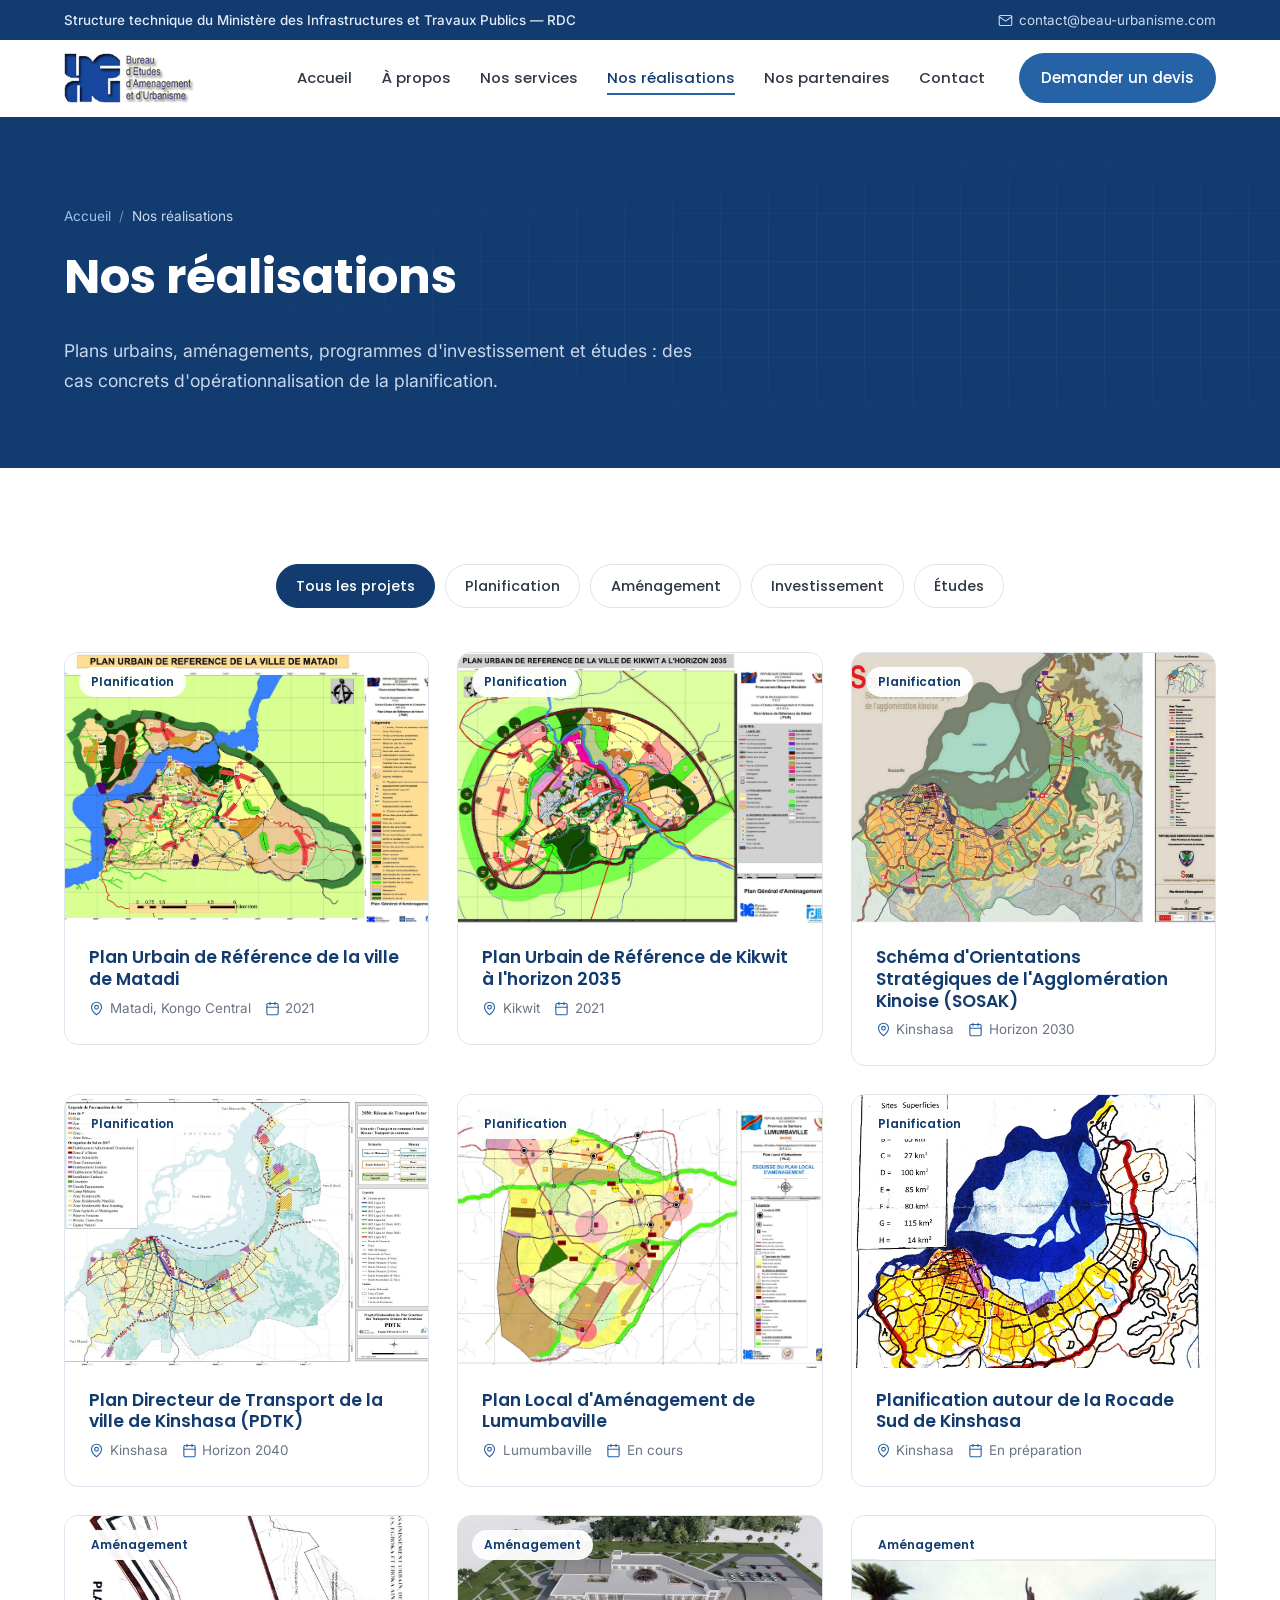
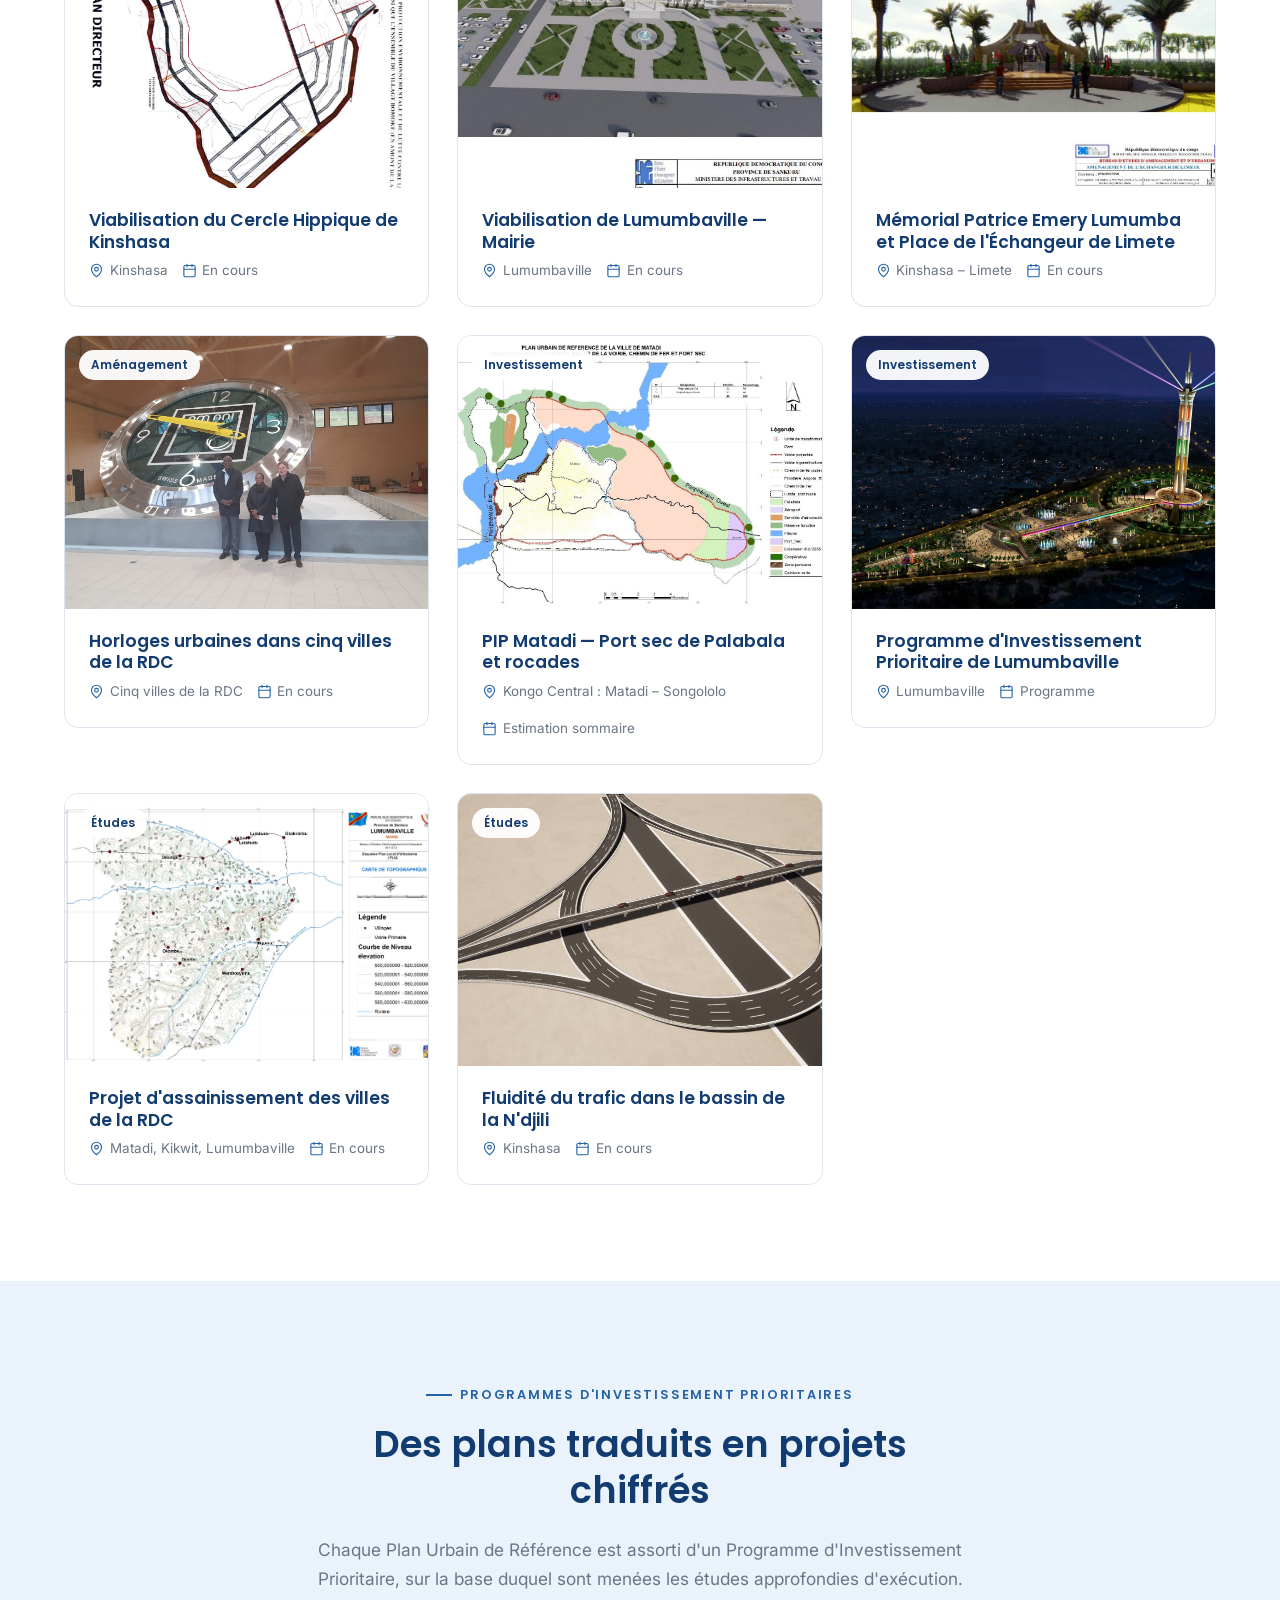
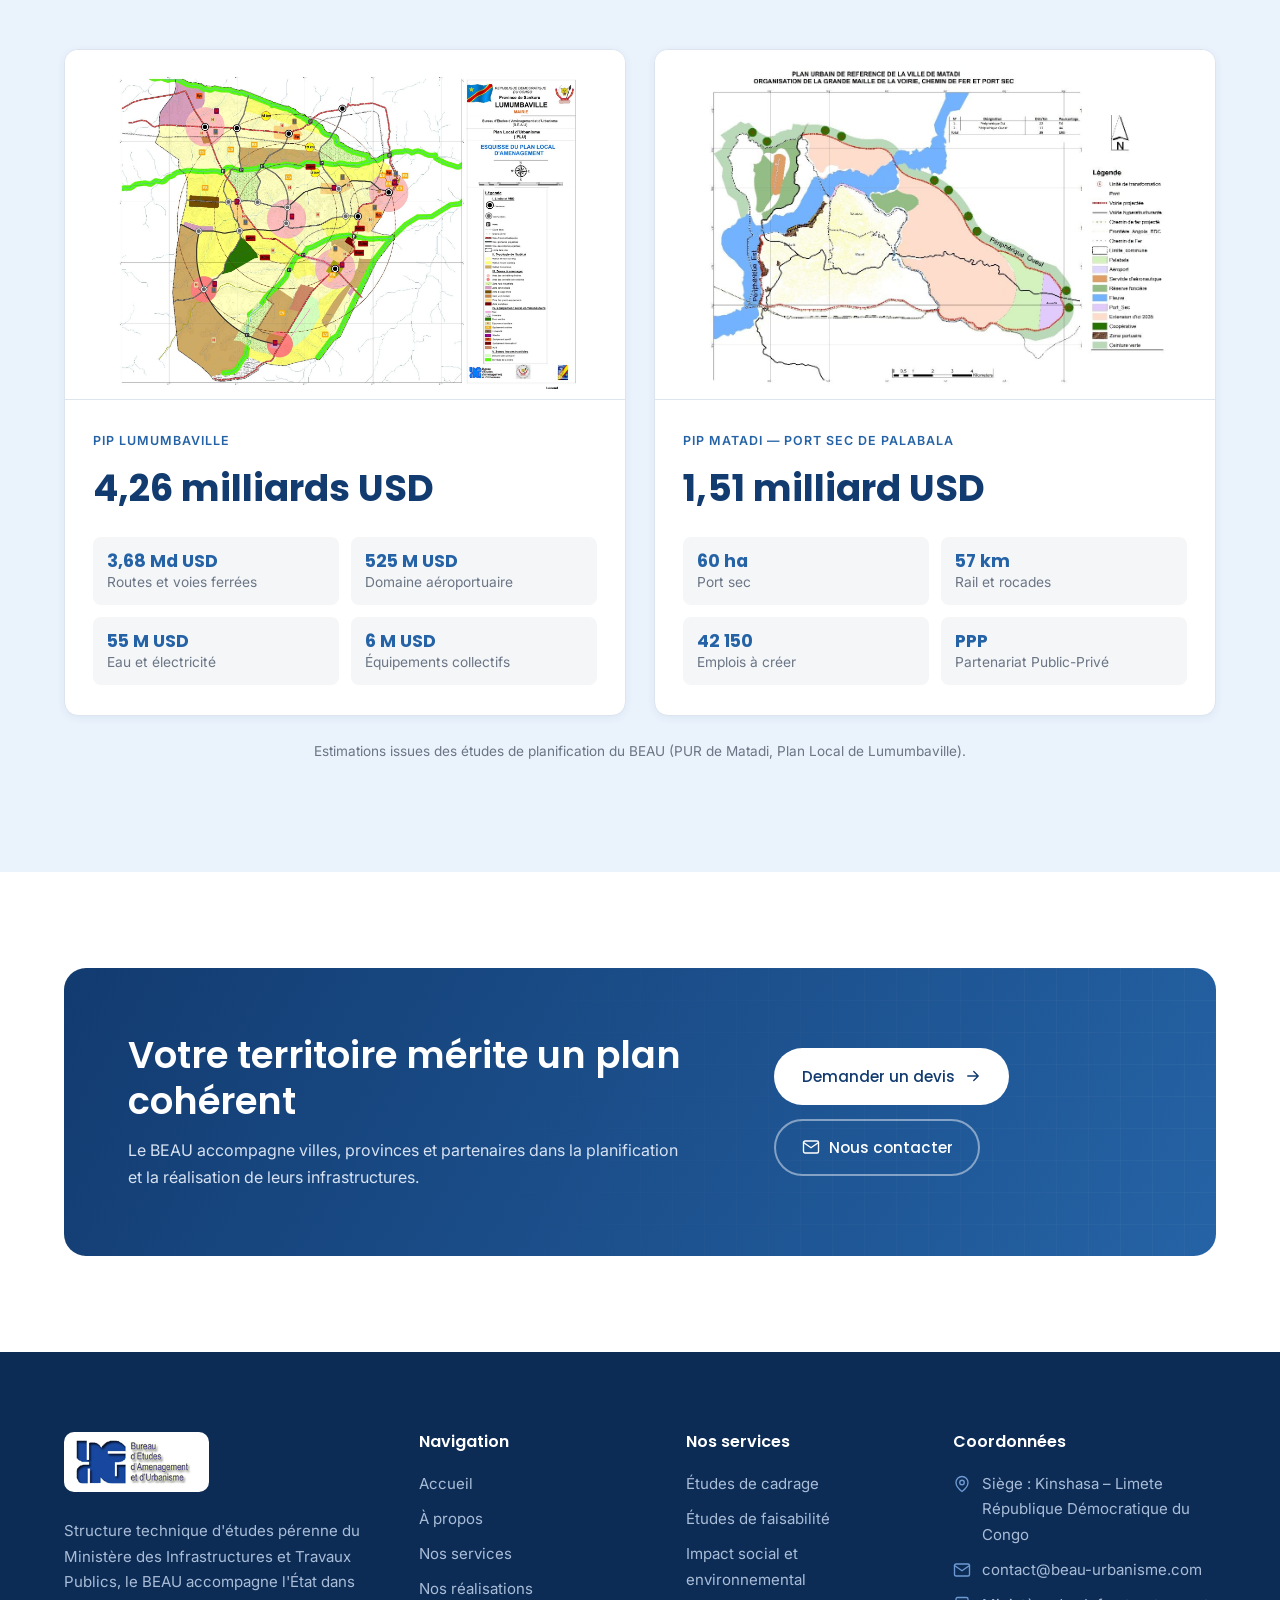
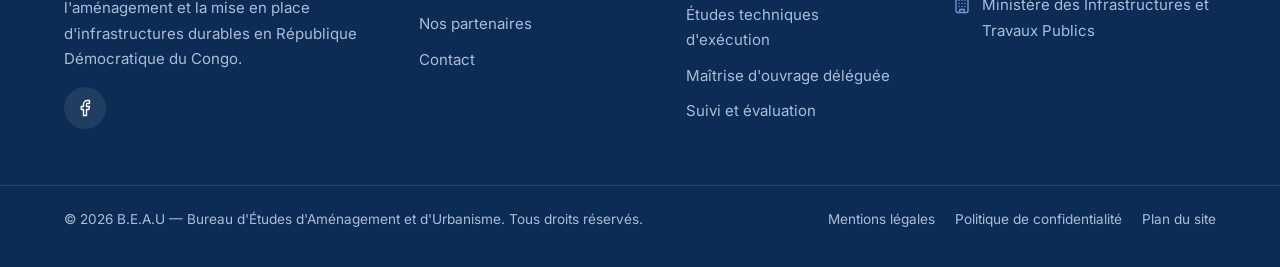
<file: realisations.html>
<!DOCTYPE html>
<html lang="fr" class="no-js">
<head>
  <meta charset="UTF-8">
  <meta name="viewport" content="width=device-width, initial-scale=1">
  <title>Nos réalisations | B.E.A.U</title>
  <meta name="description" content="Réalisations et opérations du BEAU : Plans Urbains de Référence de Matadi et Kikwit, SOSAK, PDTK, Lumumbaville, Rocade Sud, Cercle Hippique de Kinshasa, Mémorial Lumumba et programmes d'investissement prioritaires.">
  <link rel="canonical" href="https://www.beau-urbanisme.com/realisations.html">
  <meta name="theme-color" content="#123B70">
  <meta property="og:type" content="website">
  <meta property="og:site_name" content="B.E.A.U — Bureau d'Études d'Aménagement et d'Urbanisme">
  <meta property="og:title" content="Nos réalisations | B.E.A.U">
  <meta property="og:description" content="Réalisations et opérations du BEAU : Plans Urbains de Référence de Matadi et Kikwit, SOSAK, PDTK, Lumumbaville, Rocade Sud, Cercle Hippique de Kinshasa, Mémorial Lumumba et programmes d'investissement prioritaires.">
  <meta property="og:url" content="https://www.beau-urbanisme.com/realisations.html">
  <meta property="og:image" content="https://www.beau-urbanisme.com/assets/img/photos/siege.jpg">
  <meta property="og:locale" content="fr_CD">
  <link rel="icon" href="assets/img/favicon.png" type="image/png">
  <link rel="preconnect" href="https://fonts.googleapis.com">
  <link rel="preconnect" href="https://fonts.gstatic.com" crossorigin>
  <link href="https://fonts.googleapis.com/css2?family=Inter:wght@400;500;600&family=Poppins:wght@500;600;700&display=swap" rel="stylesheet">
  <link rel="stylesheet" href="assets/css/style.css">
</head>
<body>
  <a class="skip-link" href="#contenu">Aller au contenu</a>

  <div class="topbar">
    <div class="container">
      <div class="topbar__info">
        <span class="topbar__org">Structure technique du Ministère des Infrastructures et Travaux Publics — RDC</span>
      </div>
      <div class="topbar__info topbar__contact">
        <a href="mailto:contact@beau-urbanisme.com"><svg viewBox="0 0 24 24" fill="none" stroke="currentColor" stroke-width="1.8" stroke-linecap="round" stroke-linejoin="round" aria-hidden="true"><rect x="2" y="4" width="20" height="16" rx="2"/><path d="M22 6l-10 7L2 6"/></svg> contact@beau-urbanisme.com</a>
      </div>
    </div>
  </div>

  <header class="header">
    <div class="container">
      <a href="index.html" class="logo" aria-label="B.E.A.U — Bureau d'Études d'Aménagement et d'Urbanisme — Accueil">
        <img src="assets/img/logo-beau.png" alt="Logo du Bureau d'Études d'Aménagement et d'Urbanisme" width="195" height="71">
      </a>
      <button class="burger" type="button" aria-expanded="false" aria-controls="nav" aria-label="Ouvrir le menu"><span></span></button>
      <nav class="nav" id="nav" aria-label="Navigation principale">
        <ul class="nav__list">
          <li><a class="nav__link" href="index.html">Accueil</a></li>
          <li><a class="nav__link" href="a-propos.html">À propos</a></li>
          <li><a class="nav__link" href="services.html">Nos services</a></li>
          <li><a class="nav__link" href="realisations.html" aria-current="page">Nos réalisations</a></li>
          <li><a class="nav__link" href="partenaires.html">Nos partenaires</a></li>
          <li><a class="nav__link" href="contact.html">Contact</a></li>
        </ul>
        <a href="contact.html#formulaire" class="btn btn--primary">Demander un devis</a>
      </nav>
    </div>
  </header>

  <main id="contenu">
    <section class="page-hero">
      <div class="container">
        <ol class="breadcrumb" aria-label="Fil d'Ariane">
          <li><a href="index.html">Accueil</a></li>
          <li aria-current="page">Nos réalisations</li>
        </ol>
        <h1>Nos réalisations</h1>
        <p>Plans urbains, aménagements, programmes d'investissement et études : des cas concrets d'opérationnalisation de la planification.</p>
      </div>
    </section>

    <section class="section">
      <div class="container">
        <div class="filters reveal" role="group" aria-label="Filtrer les projets par catégorie">
          <button type="button" class="filter-btn is-active" data-filter="all" aria-pressed="true">Tous les projets</button>
          <button type="button" class="filter-btn" data-filter="planification" aria-pressed="false">Planification</button>
          <button type="button" class="filter-btn" data-filter="amenagement" aria-pressed="false">Aménagement</button>
          <button type="button" class="filter-btn" data-filter="investissement" aria-pressed="false">Investissement</button>
          <button type="button" class="filter-btn" data-filter="etudes" aria-pressed="false">Études</button>
        </div>
        <div class="grid grid-3">
          <div class="project-item reveal" data-category="planification" data-delay="0">
            <button type="button" class="project-card" data-project
              data-img="assets/img/photos/pur-matadi.jpg" data-title="Plan Urbain de Référence de la ville de Matadi" data-place="Matadi, Kongo Central" data-year="2021"
              data-domain="Planification" data-client="Élaboration du plan" data-desc="Plan Urbain de Référence de Matadi, assorti d'un Programme d'Investissement Prioritaire (PIP). Élaboré en 2021, il est en phase d'adoption par l'Assemblée provinciale ou le conseil urbain, en vue de sa promulgation sous forme d'édit par le Gouverneur de Province pour le rendre opposable à tous et permettre de lever les fonds nécessaires à l'implémentation des projets retenus.">
              <span class="project-card__img">
                <img src="assets/img/photos/pur-matadi.jpg" alt="Plan Urbain de Référence de la ville de Matadi" loading="lazy">
                <span class="project-card__tag">Planification</span>
              </span>
              <span class="project-card__body">
                <h3>Plan Urbain de Référence de la ville de Matadi</h3>
                <span class="project-meta">
                  <span><svg viewBox="0 0 24 24" fill="none" stroke="currentColor" stroke-width="1.8" stroke-linecap="round" stroke-linejoin="round" aria-hidden="true"><path d="M20 10c0 6-8 12-8 12s-8-6-8-12a8 8 0 0 1 16 0z"/><circle cx="12" cy="10" r="3"/></svg> Matadi, Kongo Central</span>
                  <span><svg viewBox="0 0 24 24" fill="none" stroke="currentColor" stroke-width="1.8" stroke-linecap="round" stroke-linejoin="round" aria-hidden="true"><rect x="3" y="4" width="18" height="18" rx="2"/><path d="M16 2v4M8 2v4M3 10h18"/></svg> 2021</span>
                </span>
              </span>
            </button>
          </div>
          <div class="project-item reveal" data-category="planification" data-delay="1">
            <button type="button" class="project-card" data-project
              data-img="assets/img/photos/pur-kikwit.jpg" data-title="Plan Urbain de Référence de Kikwit à l'horizon 2035" data-place="Kikwit" data-year="2021"
              data-domain="Planification" data-client="Élaboration du plan" data-desc="Plan Urbain de Référence de la ville de Kikwit à l'horizon 2035. Élaboré en 2021, il est en phase d'adoption en vue de sa promulgation sous forme d'édit par le Gouverneur de Province, afin de le rendre opposable à tous et de permettre la levée des fonds nécessaires aux projets retenus.">
              <span class="project-card__img">
                <img src="assets/img/photos/pur-kikwit.jpg" alt="Plan Urbain de Référence de Kikwit à l'horizon 2035" loading="lazy">
                <span class="project-card__tag">Planification</span>
              </span>
              <span class="project-card__body">
                <h3>Plan Urbain de Référence de Kikwit à l'horizon 2035</h3>
                <span class="project-meta">
                  <span><svg viewBox="0 0 24 24" fill="none" stroke="currentColor" stroke-width="1.8" stroke-linecap="round" stroke-linejoin="round" aria-hidden="true"><path d="M20 10c0 6-8 12-8 12s-8-6-8-12a8 8 0 0 1 16 0z"/><circle cx="12" cy="10" r="3"/></svg> Kikwit</span>
                  <span><svg viewBox="0 0 24 24" fill="none" stroke="currentColor" stroke-width="1.8" stroke-linecap="round" stroke-linejoin="round" aria-hidden="true"><rect x="3" y="4" width="18" height="18" rx="2"/><path d="M16 2v4M8 2v4M3 10h18"/></svg> 2021</span>
                </span>
              </span>
            </button>
          </div>
          <div class="project-item reveal" data-category="planification" data-delay="2">
            <button type="button" class="project-card" data-project
              data-img="assets/img/photos/sosak.jpg" data-title="Schéma d'Orientations Stratégiques de l'Agglomération Kinoise (SOSAK)" data-place="Kinshasa" data-year="Horizon 2030"
              data-domain="Planification" data-client="Planification stratégique" data-desc="Le SOSAK a projeté à l'horizon 2030 les infrastructures de l'agglomération kinoise et a prévu un programme d'assainissement minimum. Il a engendré le PDTK, plan directeur de transport de la ville de Kinshasa.">
              <span class="project-card__img">
                <img src="assets/img/photos/sosak.jpg" alt="Schéma d'Orientations Stratégiques de l'Agglomération Kinoise (SOSAK)" loading="lazy">
                <span class="project-card__tag">Planification</span>
              </span>
              <span class="project-card__body">
                <h3>Schéma d'Orientations Stratégiques de l'Agglomération Kinoise (SOSAK)</h3>
                <span class="project-meta">
                  <span><svg viewBox="0 0 24 24" fill="none" stroke="currentColor" stroke-width="1.8" stroke-linecap="round" stroke-linejoin="round" aria-hidden="true"><path d="M20 10c0 6-8 12-8 12s-8-6-8-12a8 8 0 0 1 16 0z"/><circle cx="12" cy="10" r="3"/></svg> Kinshasa</span>
                  <span><svg viewBox="0 0 24 24" fill="none" stroke="currentColor" stroke-width="1.8" stroke-linecap="round" stroke-linejoin="round" aria-hidden="true"><rect x="3" y="4" width="18" height="18" rx="2"/><path d="M16 2v4M8 2v4M3 10h18"/></svg> Horizon 2030</span>
                </span>
              </span>
            </button>
          </div>
          <div class="project-item reveal" data-category="planification" data-delay="0">
            <button type="button" class="project-card" data-project
              data-img="assets/img/photos/pdtk.jpg" data-title="Plan Directeur de Transport de la ville de Kinshasa (PDTK)" data-place="Kinshasa" data-year="Horizon 2040"
              data-domain="Planification" data-client="Planification des transports" data-desc="Issu du SOSAK, le PDTK projette les infrastructures routières et de voiries de la ville de Kinshasa jusqu'en 2040.">
              <span class="project-card__img">
                <img src="assets/img/photos/pdtk.jpg" alt="Plan Directeur de Transport de la ville de Kinshasa (PDTK)" loading="lazy">
                <span class="project-card__tag">Planification</span>
              </span>
              <span class="project-card__body">
                <h3>Plan Directeur de Transport de la ville de Kinshasa (PDTK)</h3>
                <span class="project-meta">
                  <span><svg viewBox="0 0 24 24" fill="none" stroke="currentColor" stroke-width="1.8" stroke-linecap="round" stroke-linejoin="round" aria-hidden="true"><path d="M20 10c0 6-8 12-8 12s-8-6-8-12a8 8 0 0 1 16 0z"/><circle cx="12" cy="10" r="3"/></svg> Kinshasa</span>
                  <span><svg viewBox="0 0 24 24" fill="none" stroke="currentColor" stroke-width="1.8" stroke-linecap="round" stroke-linejoin="round" aria-hidden="true"><rect x="3" y="4" width="18" height="18" rx="2"/><path d="M16 2v4M8 2v4M3 10h18"/></svg> Horizon 2040</span>
                </span>
              </span>
            </button>
          </div>
          <div class="project-item reveal" data-category="planification" data-delay="1">
            <button type="button" class="project-card" data-project
              data-img="assets/img/photos/lumumbaville-pdl.jpg" data-title="Plan Local d'Aménagement de Lumumbaville" data-place="Lumumbaville" data-year="En cours"
              data-domain="Planification" data-client="Conception du plan local" data-desc="Esquisse du Plan Local de Lumumbaville, dont la phase de concrétisation du fait urbain (viabilisation et accessibilité) a débuté avec le concours de l'Agence Congolaise des Grands Travaux via le programme sino-congolais.">
              <span class="project-card__img">
                <img src="assets/img/photos/lumumbaville-pdl.jpg" alt="Plan Local d'Aménagement de Lumumbaville" loading="lazy">
                <span class="project-card__tag">Planification</span>
              </span>
              <span class="project-card__body">
                <h3>Plan Local d'Aménagement de Lumumbaville</h3>
                <span class="project-meta">
                  <span><svg viewBox="0 0 24 24" fill="none" stroke="currentColor" stroke-width="1.8" stroke-linecap="round" stroke-linejoin="round" aria-hidden="true"><path d="M20 10c0 6-8 12-8 12s-8-6-8-12a8 8 0 0 1 16 0z"/><circle cx="12" cy="10" r="3"/></svg> Lumumbaville</span>
                  <span><svg viewBox="0 0 24 24" fill="none" stroke="currentColor" stroke-width="1.8" stroke-linecap="round" stroke-linejoin="round" aria-hidden="true"><rect x="3" y="4" width="18" height="18" rx="2"/><path d="M16 2v4M8 2v4M3 10h18"/></svg> En cours</span>
                </span>
              </span>
            </button>
          </div>
          <div class="project-item reveal" data-category="planification" data-delay="2">
            <button type="button" class="project-card" data-project
              data-img="assets/img/photos/rocade-sud-sites.jpg" data-title="Planification autour de la Rocade Sud de Kinshasa" data-place="Kinshasa" data-year="En préparation"
              data-domain="Planification" data-client="Plan Local d'Aménagement du Territoire" data-desc="Élaboration du Plan Local d'Aménagement du Territoire (PLAT) et des Plans Particuliers d'Aménagement déclinés sous forme de Zones à Programme Particulier (ZPP), sur une profondeur de 5 km de part et d'autre de la Rocade Sud. Identification des sites susceptibles d'accueillir des opérations d'habitat planifié.">
              <span class="project-card__img">
                <img src="assets/img/photos/rocade-sud-sites.jpg" alt="Planification autour de la Rocade Sud de Kinshasa" loading="lazy">
                <span class="project-card__tag">Planification</span>
              </span>
              <span class="project-card__body">
                <h3>Planification autour de la Rocade Sud de Kinshasa</h3>
                <span class="project-meta">
                  <span><svg viewBox="0 0 24 24" fill="none" stroke="currentColor" stroke-width="1.8" stroke-linecap="round" stroke-linejoin="round" aria-hidden="true"><path d="M20 10c0 6-8 12-8 12s-8-6-8-12a8 8 0 0 1 16 0z"/><circle cx="12" cy="10" r="3"/></svg> Kinshasa</span>
                  <span><svg viewBox="0 0 24 24" fill="none" stroke="currentColor" stroke-width="1.8" stroke-linecap="round" stroke-linejoin="round" aria-hidden="true"><rect x="3" y="4" width="18" height="18" rx="2"/><path d="M16 2v4M8 2v4M3 10h18"/></svg> En préparation</span>
                </span>
              </span>
            </button>
          </div>
          <div class="project-item reveal" data-category="amenagement" data-delay="0">
            <button type="button" class="project-card" data-project
              data-img="assets/img/photos/chk-plan-directeur.jpg" data-title="Viabilisation du Cercle Hippique de Kinshasa" data-place="Kinshasa" data-year="En cours"
              data-domain="Aménagement" data-client="Maître d'Ouvrage Délégué et concepteur" data-desc="Travaux d'assainissement urbain, de protection environnementale et de lutte antiérosive dans le quartier avoisinant les avenues des Écuries, Egboka et Eboka, en amont de la concession du Cercle Hippique de Kinshasa (CHK). Le BEAU y joue le rôle de Maître d'Ouvrage Délégué et de concepteur du plan directeur d'aménagement du site à lotir.">
              <span class="project-card__img">
                <img src="assets/img/photos/chk-plan-directeur.jpg" alt="Viabilisation du Cercle Hippique de Kinshasa" loading="lazy">
                <span class="project-card__tag">Aménagement</span>
              </span>
              <span class="project-card__body">
                <h3>Viabilisation du Cercle Hippique de Kinshasa</h3>
                <span class="project-meta">
                  <span><svg viewBox="0 0 24 24" fill="none" stroke="currentColor" stroke-width="1.8" stroke-linecap="round" stroke-linejoin="round" aria-hidden="true"><path d="M20 10c0 6-8 12-8 12s-8-6-8-12a8 8 0 0 1 16 0z"/><circle cx="12" cy="10" r="3"/></svg> Kinshasa</span>
                  <span><svg viewBox="0 0 24 24" fill="none" stroke="currentColor" stroke-width="1.8" stroke-linecap="round" stroke-linejoin="round" aria-hidden="true"><rect x="3" y="4" width="18" height="18" rx="2"/><path d="M16 2v4M8 2v4M3 10h18"/></svg> En cours</span>
                </span>
              </span>
            </button>
          </div>
          <div class="project-item reveal" data-category="amenagement" data-delay="1">
            <button type="button" class="project-card" data-project
              data-img="assets/img/photos/mairie-lumumbaville-2.jpg" data-title="Viabilisation de Lumumbaville — Mairie" data-place="Lumumbaville" data-year="En cours"
              data-domain="Aménagement" data-client="Études et conception" data-desc="Dans le cadre de la viabilisation de Lumumbaville, études et conception du projet de construction de la Mairie de Lumumbaville.">
              <span class="project-card__img">
                <img src="assets/img/photos/mairie-lumumbaville-2.jpg" alt="Viabilisation de Lumumbaville — Mairie" loading="lazy">
                <span class="project-card__tag">Aménagement</span>
              </span>
              <span class="project-card__body">
                <h3>Viabilisation de Lumumbaville — Mairie</h3>
                <span class="project-meta">
                  <span><svg viewBox="0 0 24 24" fill="none" stroke="currentColor" stroke-width="1.8" stroke-linecap="round" stroke-linejoin="round" aria-hidden="true"><path d="M20 10c0 6-8 12-8 12s-8-6-8-12a8 8 0 0 1 16 0z"/><circle cx="12" cy="10" r="3"/></svg> Lumumbaville</span>
                  <span><svg viewBox="0 0 24 24" fill="none" stroke="currentColor" stroke-width="1.8" stroke-linecap="round" stroke-linejoin="round" aria-hidden="true"><rect x="3" y="4" width="18" height="18" rx="2"/><path d="M16 2v4M8 2v4M3 10h18"/></svg> En cours</span>
                </span>
              </span>
            </button>
          </div>
          <div class="project-item reveal" data-category="amenagement" data-delay="2">
            <button type="button" class="project-card" data-project
              data-img="assets/img/photos/memorial-lumumba.jpg" data-title="Mémorial Patrice Emery Lumumba et Place de l'Échangeur de Limete" data-place="Kinshasa – Limete" data-year="En cours"
              data-domain="Aménagement" data-client="Aménagement" data-desc="Achèvement du Mémorial du Héros National Patrice Emery Lumumba, qui a été profané, et aménagement de la Place de l'Échangeur de Limete, îlots directionnels compris.">
              <span class="project-card__img">
                <img src="assets/img/photos/memorial-lumumba.jpg" alt="Mémorial Patrice Emery Lumumba et Place de l'Échangeur de Limete" loading="lazy">
                <span class="project-card__tag">Aménagement</span>
              </span>
              <span class="project-card__body">
                <h3>Mémorial Patrice Emery Lumumba et Place de l'Échangeur de Limete</h3>
                <span class="project-meta">
                  <span><svg viewBox="0 0 24 24" fill="none" stroke="currentColor" stroke-width="1.8" stroke-linecap="round" stroke-linejoin="round" aria-hidden="true"><path d="M20 10c0 6-8 12-8 12s-8-6-8-12a8 8 0 0 1 16 0z"/><circle cx="12" cy="10" r="3"/></svg> Kinshasa – Limete</span>
                  <span><svg viewBox="0 0 24 24" fill="none" stroke="currentColor" stroke-width="1.8" stroke-linecap="round" stroke-linejoin="round" aria-hidden="true"><rect x="3" y="4" width="18" height="18" rx="2"/><path d="M16 2v4M8 2v4M3 10h18"/></svg> En cours</span>
                </span>
              </span>
            </button>
          </div>
          <div class="project-item reveal" data-category="amenagement" data-delay="0">
            <button type="button" class="project-card" data-project
              data-img="assets/img/photos/horloge-urbaine.jpg" data-title="Horloges urbaines dans cinq villes de la RDC" data-place="Cinq villes de la RDC" data-year="En cours"
              data-domain="Aménagement" data-client="Mobilier urbain" data-desc="Relance et achèvement du projet d'installation de cinq horloges (mobilier urbain) dans cinq villes de la République Démocratique du Congo.">
              <span class="project-card__img">
                <img src="assets/img/photos/horloge-urbaine.jpg" alt="Horloges urbaines dans cinq villes de la RDC" loading="lazy">
                <span class="project-card__tag">Aménagement</span>
              </span>
              <span class="project-card__body">
                <h3>Horloges urbaines dans cinq villes de la RDC</h3>
                <span class="project-meta">
                  <span><svg viewBox="0 0 24 24" fill="none" stroke="currentColor" stroke-width="1.8" stroke-linecap="round" stroke-linejoin="round" aria-hidden="true"><path d="M20 10c0 6-8 12-8 12s-8-6-8-12a8 8 0 0 1 16 0z"/><circle cx="12" cy="10" r="3"/></svg> Cinq villes de la RDC</span>
                  <span><svg viewBox="0 0 24 24" fill="none" stroke="currentColor" stroke-width="1.8" stroke-linecap="round" stroke-linejoin="round" aria-hidden="true"><rect x="3" y="4" width="18" height="18" rx="2"/><path d="M16 2v4M8 2v4M3 10h18"/></svg> En cours</span>
                </span>
              </span>
            </button>
          </div>
          <div class="project-item reveal" data-category="investissement" data-delay="1">
            <button type="button" class="project-card" data-project
              data-img="assets/img/photos/matadi-port-sec.jpg" data-title="PIP Matadi — Port sec de Palabala et rocades" data-place="Kongo Central : Matadi – Songololo" data-year="Estimation sommaire"
              data-domain="Investissement" data-client="Fiche de Programme d'Investissement Prioritaire" data-desc="Port sec à Palabala (60 ha), dédoublement du rail Matadi–Palabala (20 km), Rocade Sud-Ouest (12 km) et Rocade Nord-Est (25 km). Investissement total estimé à 1 512 000 000 USD, en Partenariat Public-Privé. Objectifs : désengorgement, hub logistique, multimodalité, corridor Banana–Kinshasa. Emplois à créer : 42 150, dont 7 050 directs. Projet tiré du PUR de Matadi.">
              <span class="project-card__img">
                <img src="assets/img/photos/matadi-port-sec.jpg" alt="PIP Matadi — Port sec de Palabala et rocades" loading="lazy">
                <span class="project-card__tag">Investissement</span>
              </span>
              <span class="project-card__body">
                <h3>PIP Matadi — Port sec de Palabala et rocades</h3>
                <span class="project-meta">
                  <span><svg viewBox="0 0 24 24" fill="none" stroke="currentColor" stroke-width="1.8" stroke-linecap="round" stroke-linejoin="round" aria-hidden="true"><path d="M20 10c0 6-8 12-8 12s-8-6-8-12a8 8 0 0 1 16 0z"/><circle cx="12" cy="10" r="3"/></svg> Kongo Central : Matadi – Songololo</span>
                  <span><svg viewBox="0 0 24 24" fill="none" stroke="currentColor" stroke-width="1.8" stroke-linecap="round" stroke-linejoin="round" aria-hidden="true"><rect x="3" y="4" width="18" height="18" rx="2"/><path d="M16 2v4M8 2v4M3 10h18"/></svg> Estimation sommaire</span>
                </span>
              </span>
            </button>
          </div>
          <div class="project-item reveal" data-category="investissement" data-delay="2">
            <button type="button" class="project-card" data-project
              data-img="assets/img/photos/lumumbaville-vue.jpg" data-title="Programme d'Investissement Prioritaire de Lumumbaville" data-place="Lumumbaville" data-year="Programme"
              data-domain="Investissement" data-client="Programmation des investissements" data-desc="Projets prioritaires : Boulevard Lumumba (85 km), axe interurbain projeté (617 km), axes Wembonyama–Mbujimayi et Wembonyama–Lodja, voies ferrées vers Kindu (420 km) et Mwene-Ditu (360 km), domaine aéroportuaire, équipements collectifs, eau potable (11 282 m³/jour) et électricité (50 MW). Coût total estimé : 4 262 800 000 USD.">
              <span class="project-card__img">
                <img src="assets/img/photos/lumumbaville-vue.jpg" alt="Programme d'Investissement Prioritaire de Lumumbaville" loading="lazy">
                <span class="project-card__tag">Investissement</span>
              </span>
              <span class="project-card__body">
                <h3>Programme d'Investissement Prioritaire de Lumumbaville</h3>
                <span class="project-meta">
                  <span><svg viewBox="0 0 24 24" fill="none" stroke="currentColor" stroke-width="1.8" stroke-linecap="round" stroke-linejoin="round" aria-hidden="true"><path d="M20 10c0 6-8 12-8 12s-8-6-8-12a8 8 0 0 1 16 0z"/><circle cx="12" cy="10" r="3"/></svg> Lumumbaville</span>
                  <span><svg viewBox="0 0 24 24" fill="none" stroke="currentColor" stroke-width="1.8" stroke-linecap="round" stroke-linejoin="round" aria-hidden="true"><rect x="3" y="4" width="18" height="18" rx="2"/><path d="M16 2v4M8 2v4M3 10h18"/></svg> Programme</span>
                </span>
              </span>
            </button>
          </div>
          <div class="project-item reveal" data-category="etudes" data-delay="0">
            <button type="button" class="project-card" data-project
              data-img="assets/img/photos/carte-topographie.jpg" data-title="Projet d'assainissement des villes de la RDC" data-place="Matadi, Kikwit, Lumumbaville" data-year="En cours"
              data-domain="Études" data-client="Études et cartographie" data-desc="Élaboration des cartes de bassins versants, des cartes de topographie et des études sommaires de drainage des eaux des villes, dont les cartes de pente de Matadi, Kikwit et Lumumbaville. Objectif : la bonne conservation des routes une fois leur construction achevée.">
              <span class="project-card__img">
                <img src="assets/img/photos/carte-topographie.jpg" alt="Projet d'assainissement des villes de la RDC" loading="lazy">
                <span class="project-card__tag">Études</span>
              </span>
              <span class="project-card__body">
                <h3>Projet d'assainissement des villes de la RDC</h3>
                <span class="project-meta">
                  <span><svg viewBox="0 0 24 24" fill="none" stroke="currentColor" stroke-width="1.8" stroke-linecap="round" stroke-linejoin="round" aria-hidden="true"><path d="M20 10c0 6-8 12-8 12s-8-6-8-12a8 8 0 0 1 16 0z"/><circle cx="12" cy="10" r="3"/></svg> Matadi, Kikwit, Lumumbaville</span>
                  <span><svg viewBox="0 0 24 24" fill="none" stroke="currentColor" stroke-width="1.8" stroke-linecap="round" stroke-linejoin="round" aria-hidden="true"><rect x="3" y="4" width="18" height="18" rx="2"/><path d="M16 2v4M8 2v4M3 10h18"/></svg> En cours</span>
                </span>
              </span>
            </button>
          </div>
          <div class="project-item reveal" data-category="etudes" data-delay="1">
            <button type="button" class="project-card" data-project
              data-img="assets/img/photos/ndjili-echangeur.jpg" data-title="Fluidité du trafic dans le bassin de la N'djili" data-place="Kinshasa" data-year="En cours"
              data-domain="Études" data-client="Réflexion et études" data-desc="Réflexion au niveau du bassin de la N'djili pour tenter de juguler les embouteillages récurrents entre la rivière N'djili et le saut-de-mouton de « Pascal ».">
              <span class="project-card__img">
                <img src="assets/img/photos/ndjili-echangeur.jpg" alt="Fluidité du trafic dans le bassin de la N'djili" loading="lazy">
                <span class="project-card__tag">Études</span>
              </span>
              <span class="project-card__body">
                <h3>Fluidité du trafic dans le bassin de la N'djili</h3>
                <span class="project-meta">
                  <span><svg viewBox="0 0 24 24" fill="none" stroke="currentColor" stroke-width="1.8" stroke-linecap="round" stroke-linejoin="round" aria-hidden="true"><path d="M20 10c0 6-8 12-8 12s-8-6-8-12a8 8 0 0 1 16 0z"/><circle cx="12" cy="10" r="3"/></svg> Kinshasa</span>
                  <span><svg viewBox="0 0 24 24" fill="none" stroke="currentColor" stroke-width="1.8" stroke-linecap="round" stroke-linejoin="round" aria-hidden="true"><rect x="3" y="4" width="18" height="18" rx="2"/><path d="M16 2v4M8 2v4M3 10h18"/></svg> En cours</span>
                </span>
              </span>
            </button>
          </div>
        </div>
      </div>
    </section>

    <section class="section section--light">
      <div class="container">
        <div class="section-head reveal">
          <span class="eyebrow">Programmes d'investissement prioritaires</span>
          <h2>Des plans traduits en projets chiffrés</h2>
          <p>Chaque Plan Urbain de Référence est assorti d'un Programme d'Investissement Prioritaire, sur la base duquel sont menées les études approfondies d'exécution.</p>
        </div>
        <div class="grid grid-2">
          <article class="pip-card reveal">
            <img src="assets/img/photos/lumumbaville-pdl.jpg" alt="Esquisse du Plan Local de Lumumbaville" loading="lazy">
            <div class="pip-card__body">
              <span class="partner-type">PIP Lumumbaville</span>
              <div class="pip-card__total">4,26 milliards USD</div>
              <ul class="pip-figures">
                <li><strong>3,68 Md USD</strong>Routes et voies ferrées</li>
                <li><strong>525 M USD</strong>Domaine aéroportuaire</li>
                <li><strong>55 M USD</strong>Eau et électricité</li>
                <li><strong>6 M USD</strong>Équipements collectifs</li>
              </ul>
            </div>
          </article>
          <article class="pip-card reveal" data-delay="1">
            <img src="assets/img/photos/matadi-port-sec.jpg" alt="Organisation de la grande maille de la voirie, du chemin de fer et du port sec de Matadi" loading="lazy">
            <div class="pip-card__body">
              <span class="partner-type">PIP Matadi — Port sec de Palabala</span>
              <div class="pip-card__total">1,51 milliard USD</div>
              <ul class="pip-figures">
                <li><strong>60 ha</strong>Port sec</li>
                <li><strong>57 km</strong>Rail et rocades</li>
                <li><strong>42 150</strong>Emplois à créer</li>
                <li><strong>PPP</strong>Partenariat Public-Privé</li>
              </ul>
            </div>
          </article>
        </div>
        <p class="note-small reveal">Estimations issues des études de planification du BEAU (PUR de Matadi, Plan Local de Lumumbaville).</p>
      </div>
    </section>

    <section class="section">
      <div class="container">
        <div class="cta reveal">
          <div>
            <h2>Votre territoire mérite un plan cohérent</h2>
            <p>Le BEAU accompagne villes, provinces et partenaires dans la planification et la réalisation de leurs infrastructures.</p>
          </div>
          <div class="btn-row">
            <a href="contact.html#formulaire" class="btn btn--light">Demander un devis <svg viewBox="0 0 24 24" fill="none" stroke="currentColor" stroke-width="1.8" stroke-linecap="round" stroke-linejoin="round" aria-hidden="true"><path d="M5 12h14M13 6l6 6-6 6"/></svg></a>
            <a href="contact.html" class="btn btn--ghost"><svg viewBox="0 0 24 24" fill="none" stroke="currentColor" stroke-width="1.8" stroke-linecap="round" stroke-linejoin="round" aria-hidden="true"><rect x="2" y="4" width="20" height="16" rx="2"/><path d="M22 6l-10 7L2 6"/></svg> Nous contacter</a>
          </div>
        </div>
      </div>
    </section>

    <div class="modal" id="project-modal" role="dialog" aria-modal="true" aria-labelledby="modal-title" aria-hidden="true">
      <div class="modal__dialog">
        <button type="button" class="modal__close" aria-label="Fermer"><svg viewBox="0 0 24 24" fill="none" stroke="currentColor" stroke-width="1.8" stroke-linecap="round" stroke-linejoin="round" aria-hidden="true"><path d="M18 6L6 18M6 6l12 12"/></svg></button>
        <div class="modal__media"><img data-modal-img src="assets/img/photos/pur-matadi.jpg" alt=""></div>
        <div class="modal__content">
          <span class="eyebrow">Réalisation</span>
          <h2 id="modal-title" data-modal-title></h2>
          <ul class="modal__facts">
            <li><strong>Lieu</strong><span data-modal-place></span></li>
            <li><strong>Année / statut</strong><span data-modal-year></span></li>
            <li><strong>Domaine</strong><span data-modal-domain></span></li>
            <li><strong>Rôle du BEAU</strong><span data-modal-client></span></li>
          </ul>
          <p data-modal-desc></p>
          <a href="contact.html#formulaire" class="btn btn--primary">Un projet similaire ? <svg viewBox="0 0 24 24" fill="none" stroke="currentColor" stroke-width="1.8" stroke-linecap="round" stroke-linejoin="round" aria-hidden="true"><path d="M5 12h14M13 6l6 6-6 6"/></svg></a>
        </div>
      </div>
    </div>
  </main>

  <footer class="footer">
    <div class="container footer__grid">
      <div>
        <a href="index.html" class="logo logo--footer" aria-label="B.E.A.U — Bureau d'Études d'Aménagement et d'Urbanisme — Accueil">
        <img src="assets/img/logo-beau.png" alt="Logo du Bureau d'Études d'Aménagement et d'Urbanisme" width="195" height="71">
      </a>
        <p>Structure technique d'études pérenne du Ministère des Infrastructures et Travaux Publics, le BEAU accompagne l'État dans l'aménagement et la mise en place d'infrastructures durables en République Démocratique du Congo.</p>
        <div class="socials">
          <a href="#" aria-label="Facebook" rel="noopener"><svg viewBox="0 0 24 24" fill="none" stroke="currentColor" stroke-width="1.8" stroke-linecap="round" stroke-linejoin="round" aria-hidden="true"><path d="M18 2h-3a5 5 0 0 0-5 5v3H7v4h3v8h4v-8h3l1-4h-4V7a1 1 0 0 1 1-1h3z"/></svg></a>
        </div>
      </div>
      <div>
        <h3>Navigation</h3>
        <ul>
          <li><a href="index.html">Accueil</a></li>
          <li><a href="a-propos.html">À propos</a></li>
          <li><a href="services.html">Nos services</a></li>
          <li><a href="realisations.html">Nos réalisations</a></li>
          <li><a href="partenaires.html">Nos partenaires</a></li>
          <li><a href="contact.html">Contact</a></li>
        </ul>
      </div>
      <div>
        <h3>Nos services</h3>
        <ul>
          <li><a href="services.html#cadrage">Études de cadrage</a></li>
          <li><a href="services.html#faisabilite">Études de faisabilité</a></li>
          <li><a href="services.html#impact">Impact social et environnemental</a></li>
          <li><a href="services.html#execution">Études techniques d'exécution</a></li>
          <li><a href="services.html#mod">Maîtrise d'ouvrage déléguée</a></li>
          <li><a href="services.html#suivi">Suivi et évaluation</a></li>
        </ul>
      </div>
      <div>
        <h3>Coordonnées</h3>
        <ul class="footer__contact">
          <li><svg viewBox="0 0 24 24" fill="none" stroke="currentColor" stroke-width="1.8" stroke-linecap="round" stroke-linejoin="round" aria-hidden="true"><path d="M20 10c0 6-8 12-8 12s-8-6-8-12a8 8 0 0 1 16 0z"/><circle cx="12" cy="10" r="3"/></svg><span>Siège : Kinshasa – Limete<br>République Démocratique du Congo</span></li>
          <li><svg viewBox="0 0 24 24" fill="none" stroke="currentColor" stroke-width="1.8" stroke-linecap="round" stroke-linejoin="round" aria-hidden="true"><rect x="2" y="4" width="20" height="16" rx="2"/><path d="M22 6l-10 7L2 6"/></svg><a href="mailto:contact@beau-urbanisme.com">contact@beau-urbanisme.com</a></li>
          <li><svg viewBox="0 0 24 24" fill="none" stroke="currentColor" stroke-width="1.8" stroke-linecap="round" stroke-linejoin="round" aria-hidden="true"><rect x="4" y="2" width="16" height="20" rx="2"/><path d="M9 22v-4h6v4M8 6h.01M16 6h.01M12 6h.01M12 10h.01M12 14h.01M16 10h.01M16 14h.01M8 10h.01M8 14h.01"/></svg><span>Ministère des Infrastructures et Travaux Publics</span></li>
        </ul>
      </div>
    </div>
    <div class="footer__bottom">
      <div class="container">
        <p>© <span data-current-year>2026</span> B.E.A.U — Bureau d'Études d'Aménagement et d'Urbanisme. Tous droits réservés.</p>
        <nav aria-label="Liens légaux">
          <a href="mentions-legales.html">Mentions légales</a>
          <a href="politique-confidentialite.html">Politique de confidentialité</a>
          <a href="sitemap.xml">Plan du site</a>
        </nav>
      </div>
    </div>
  </footer>

  <button class="to-top" type="button" aria-label="Retour en haut de page"><svg viewBox="0 0 24 24" fill="none" stroke="currentColor" stroke-width="1.8" stroke-linecap="round" stroke-linejoin="round" aria-hidden="true"><path d="M12 19V5M5 12l7-7 7 7"/></svg></button>
  <script src="assets/js/main.js" defer></script>
</body>
</html>
</file>
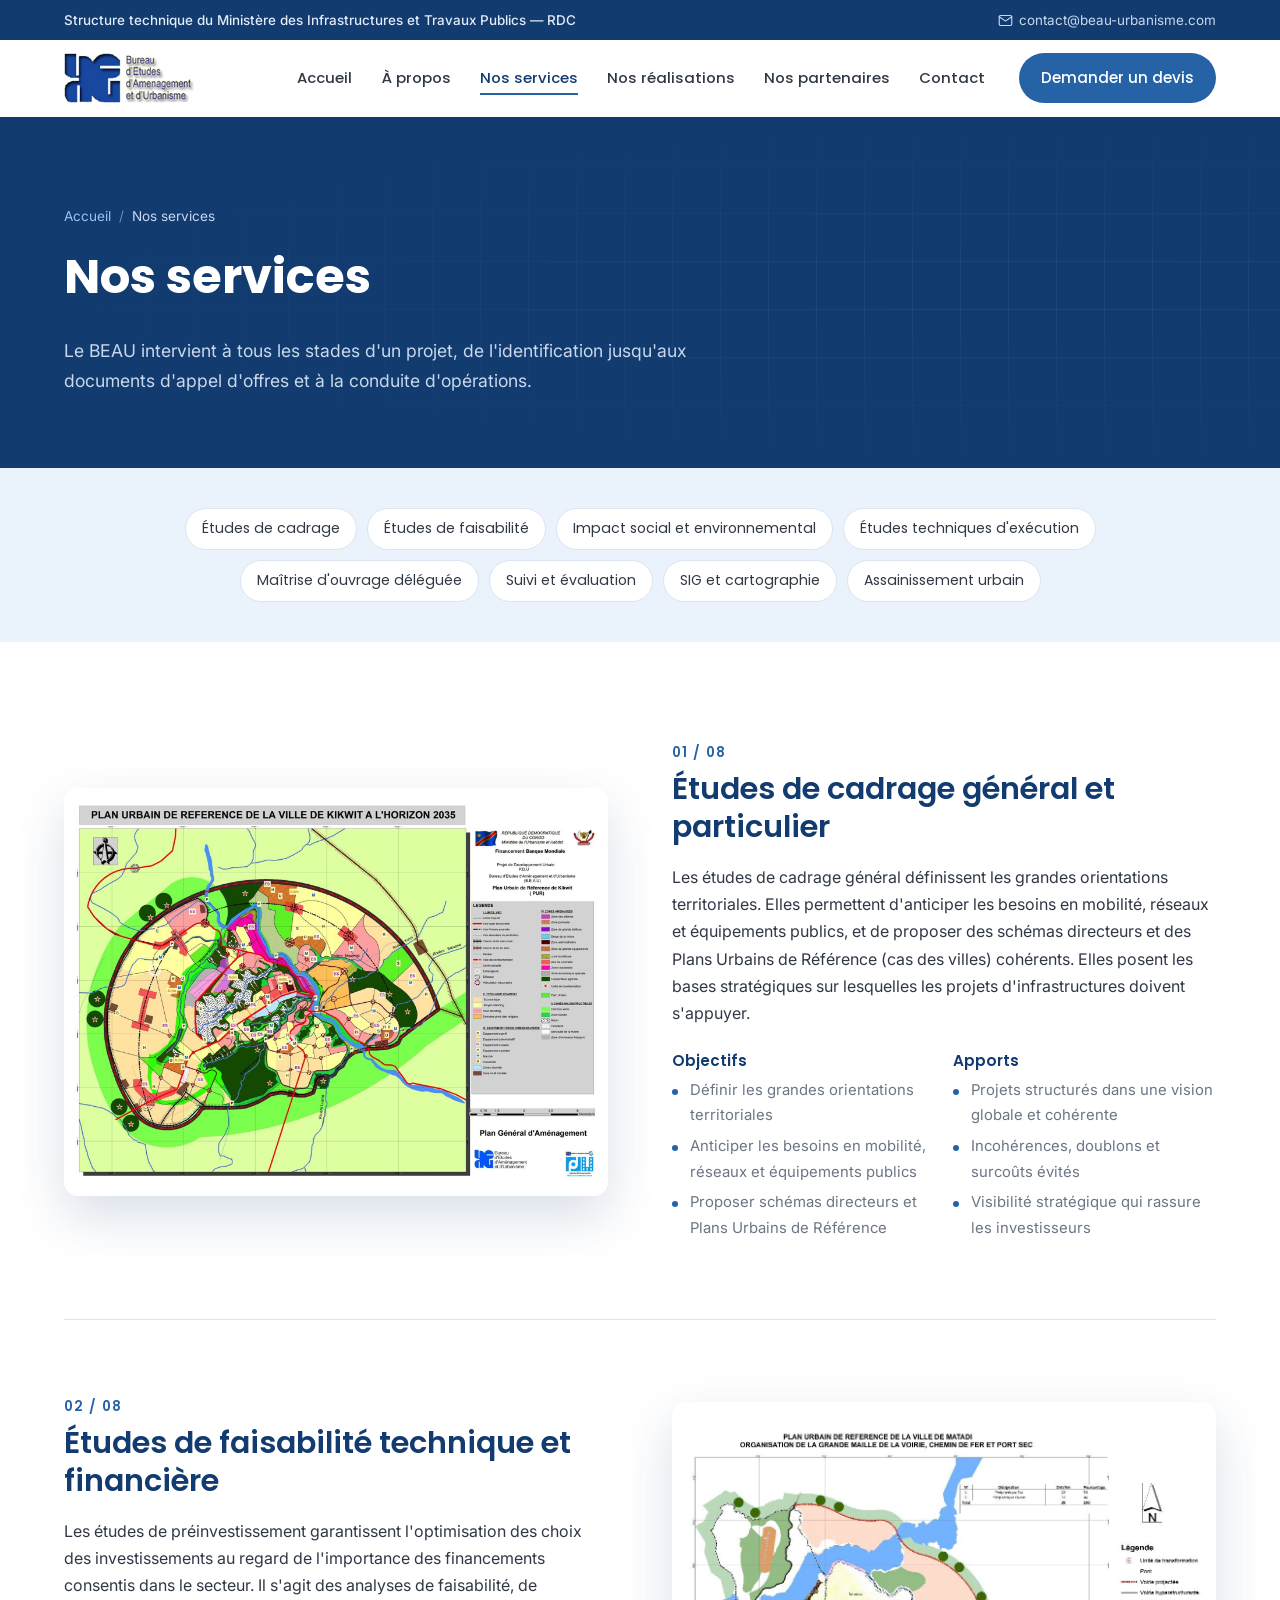
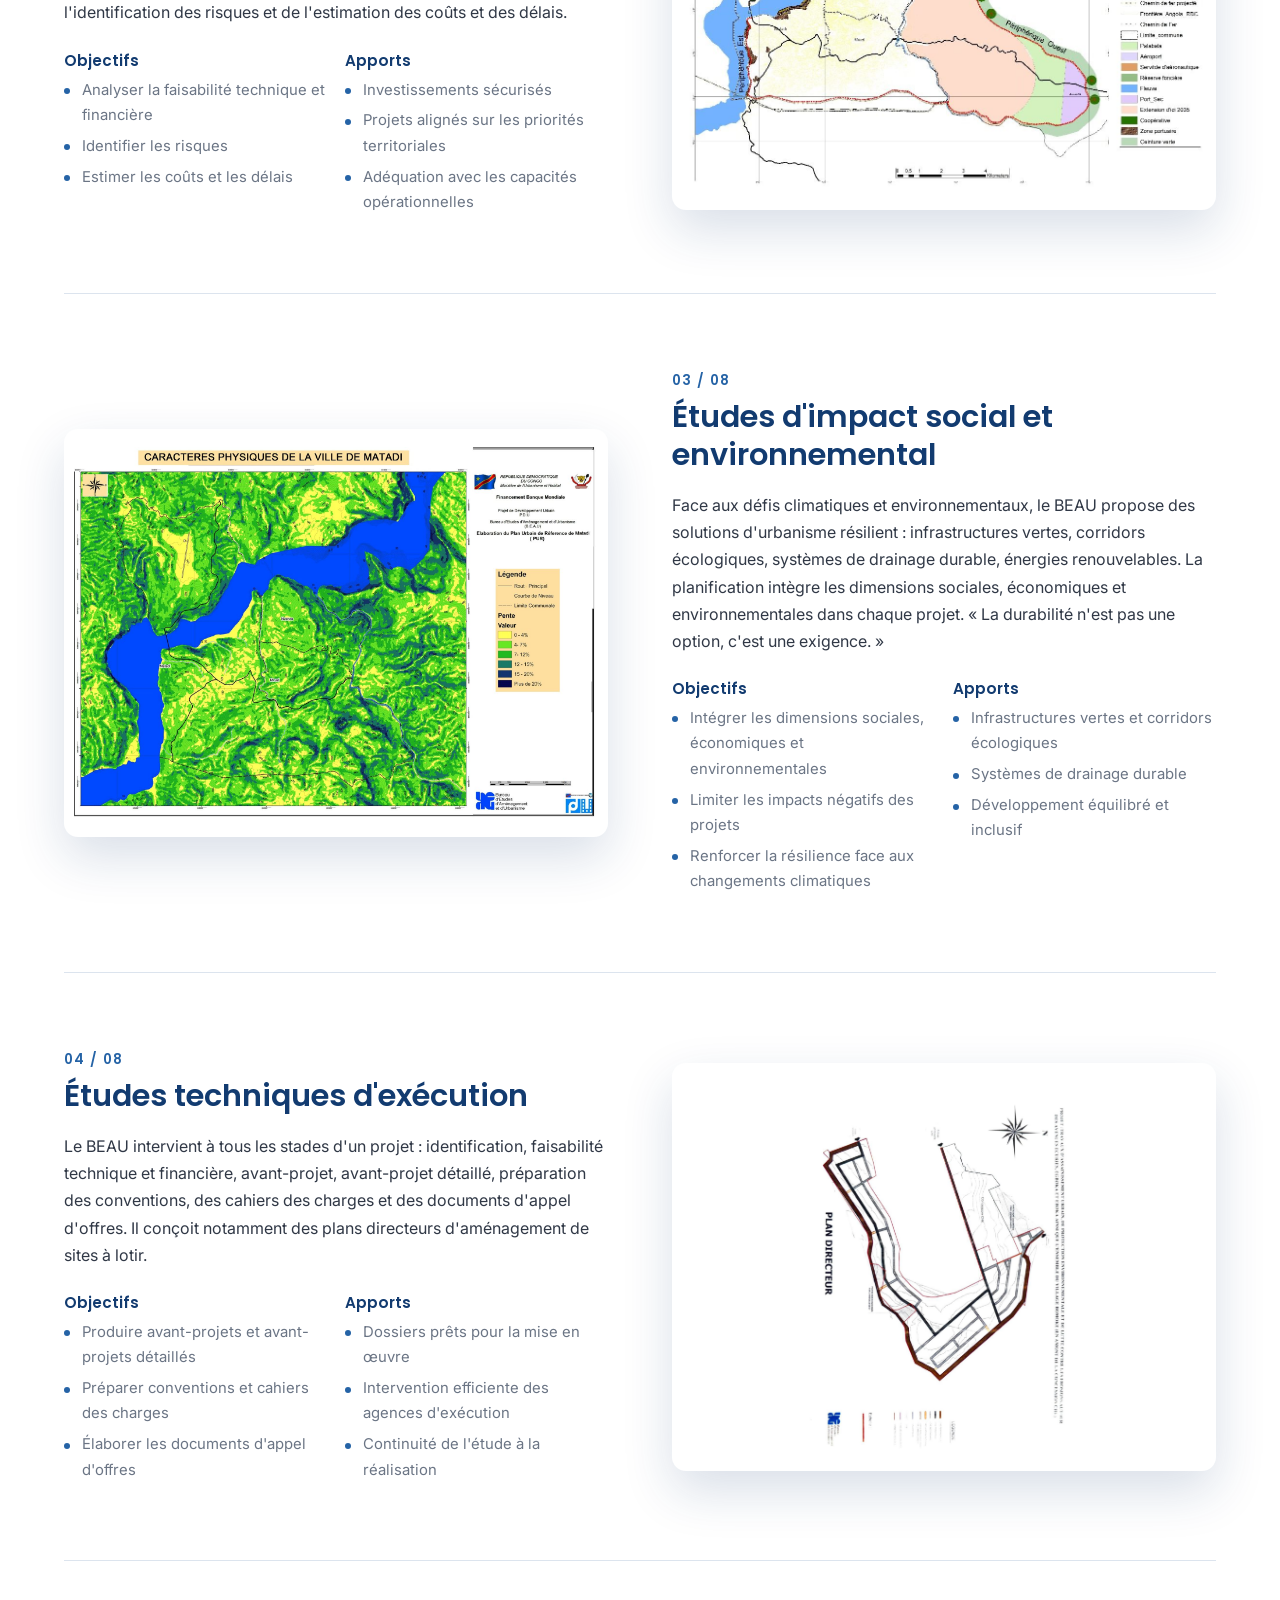
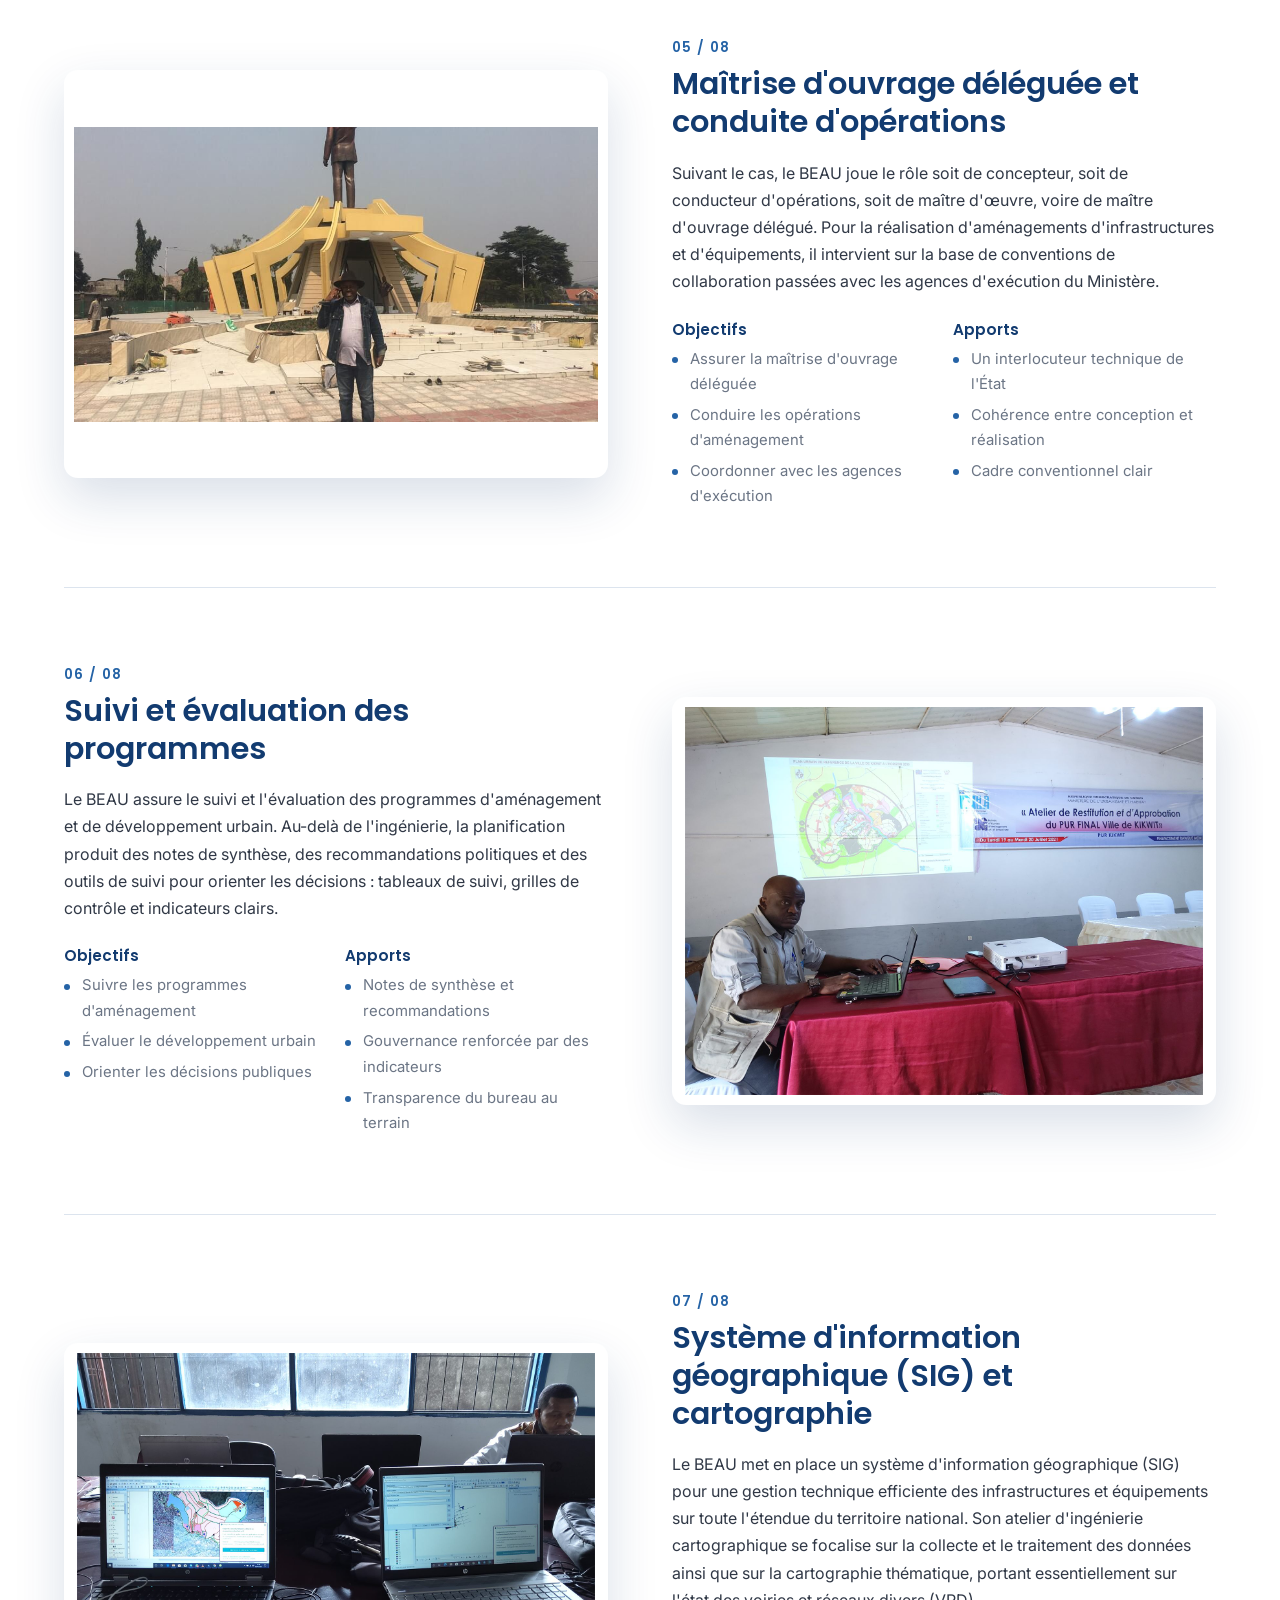
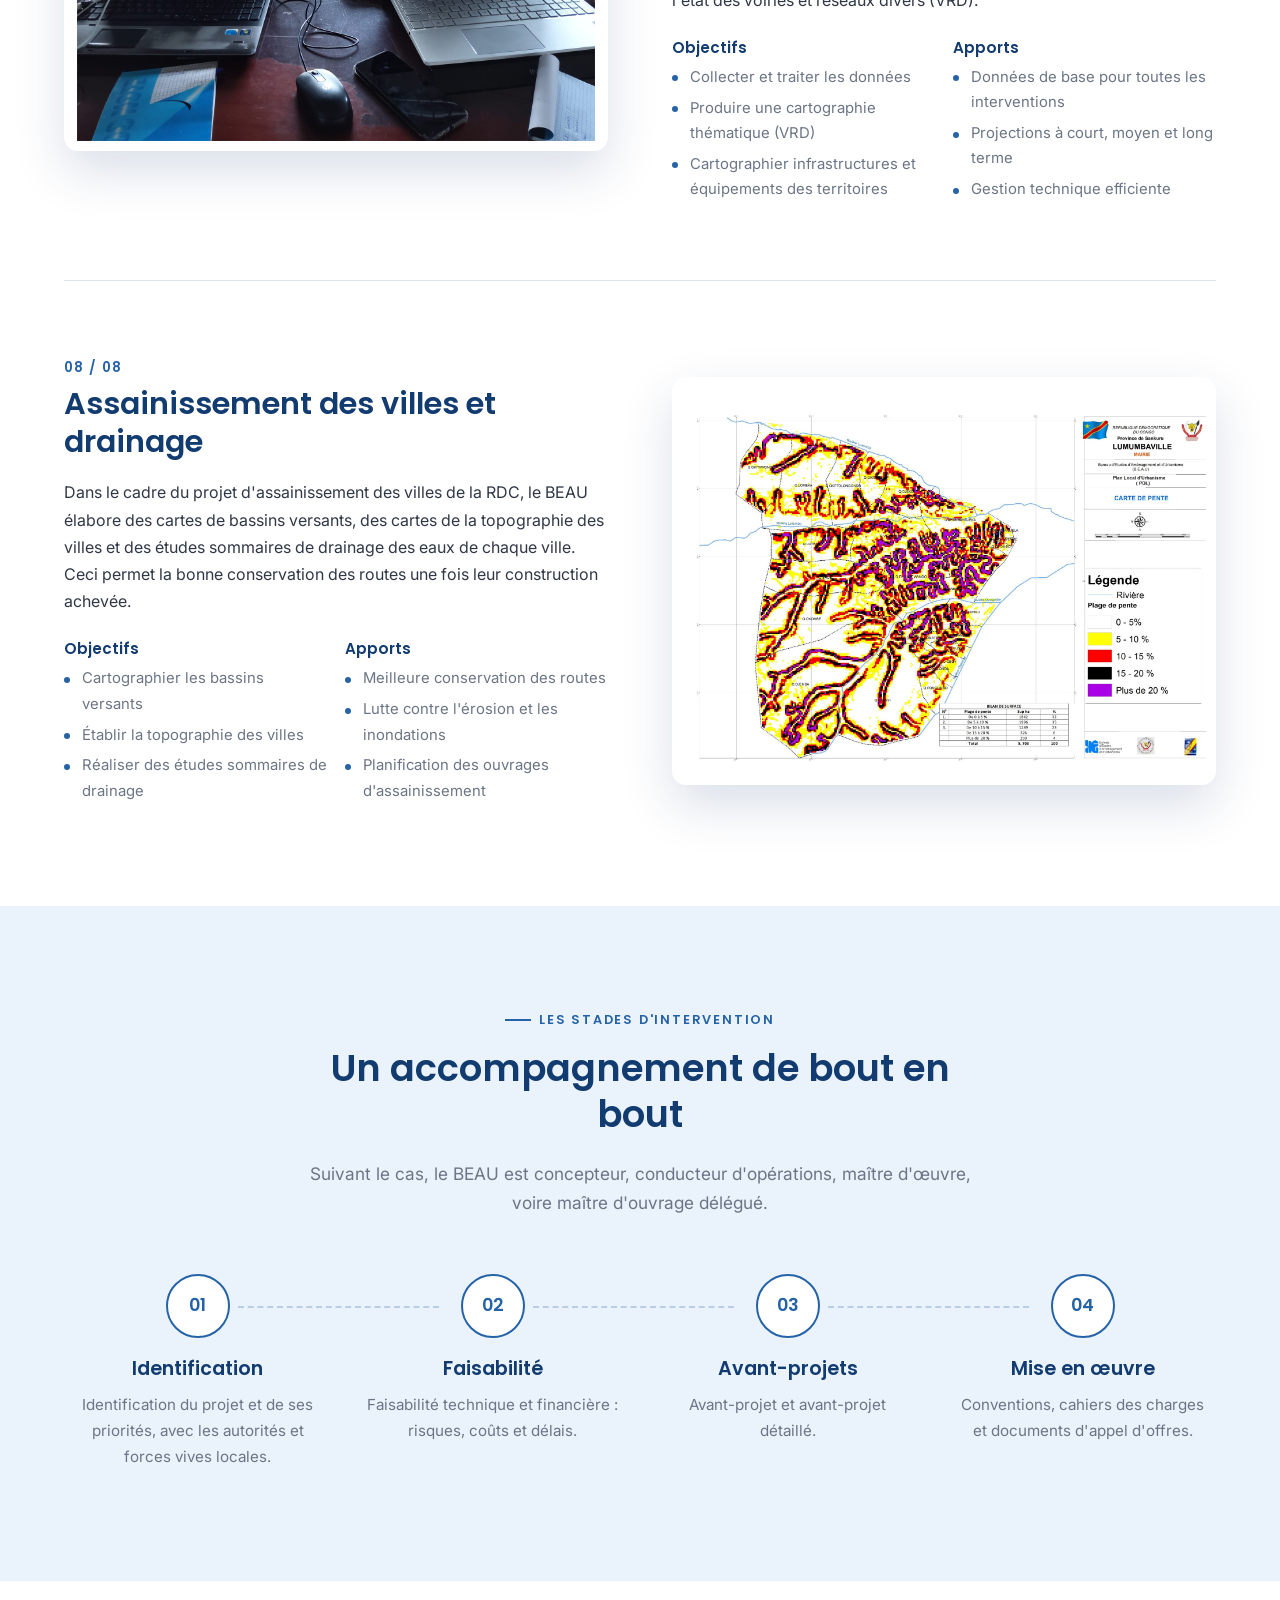
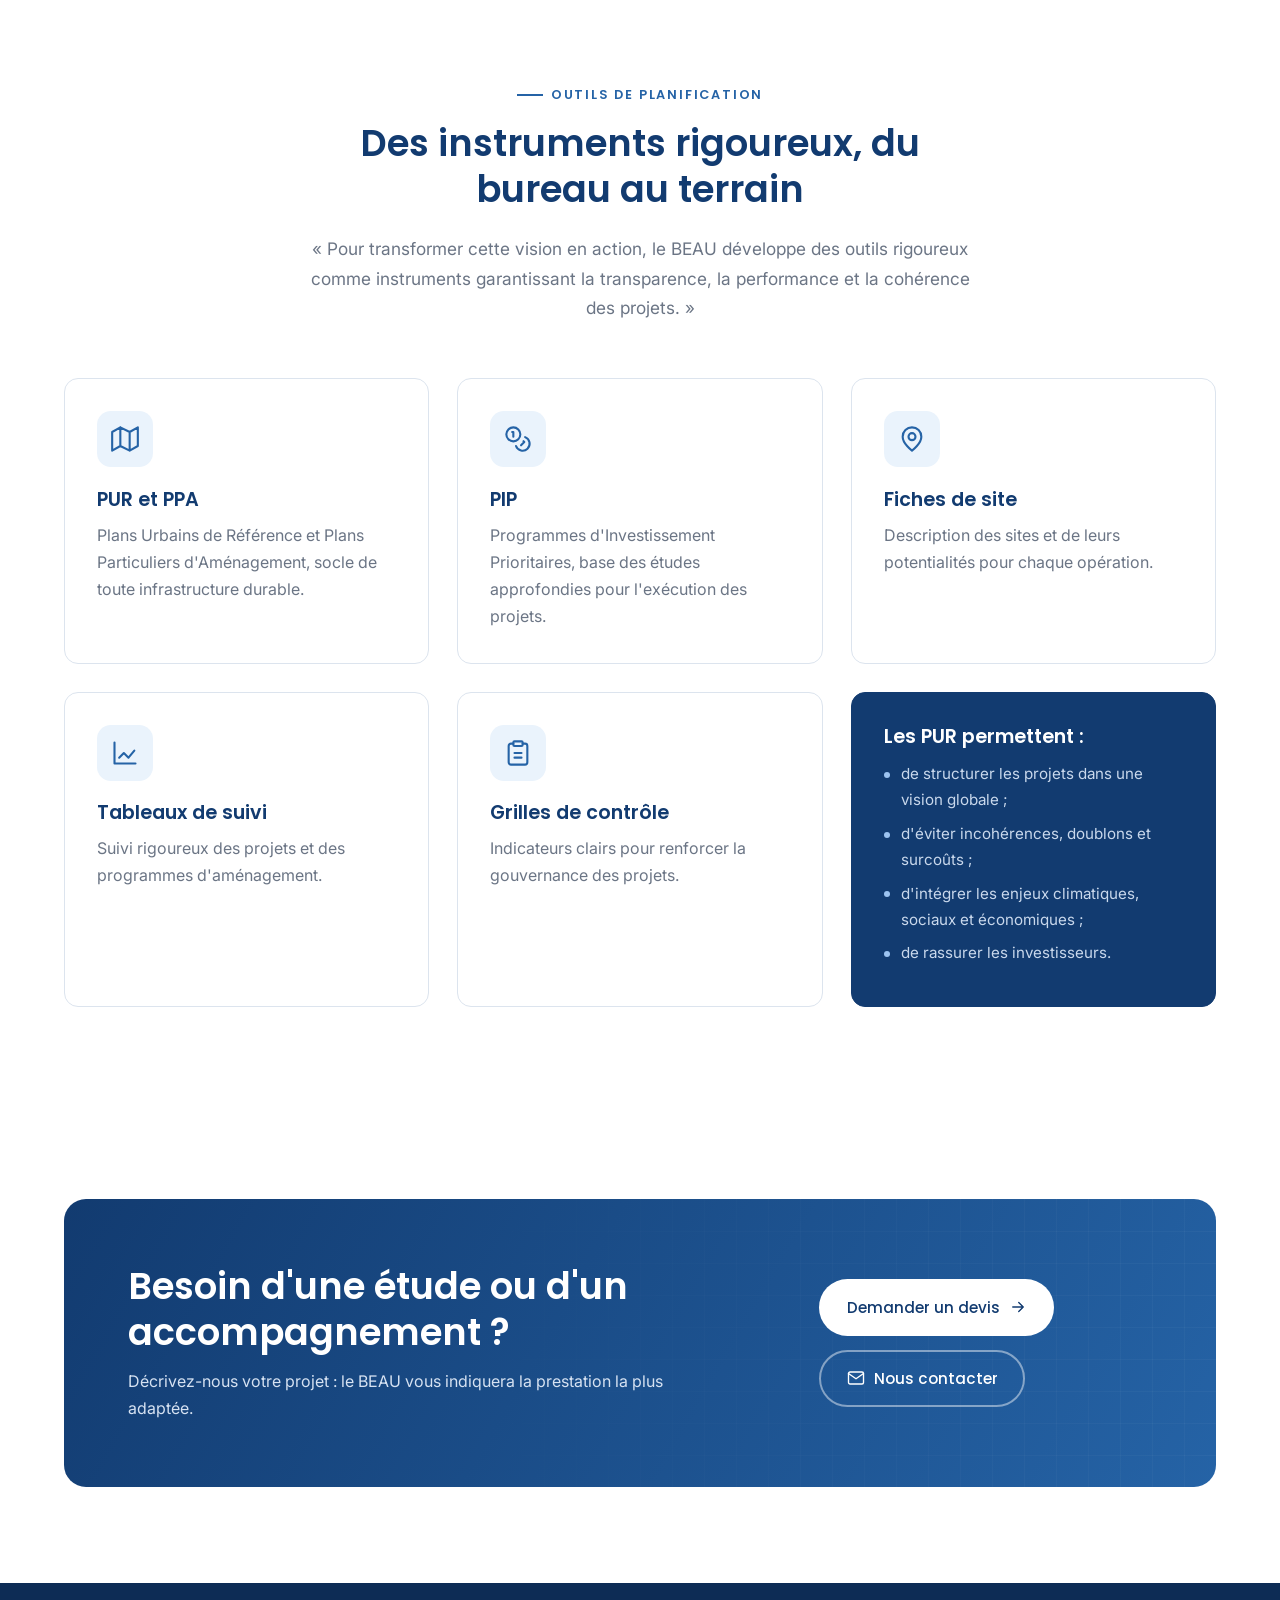
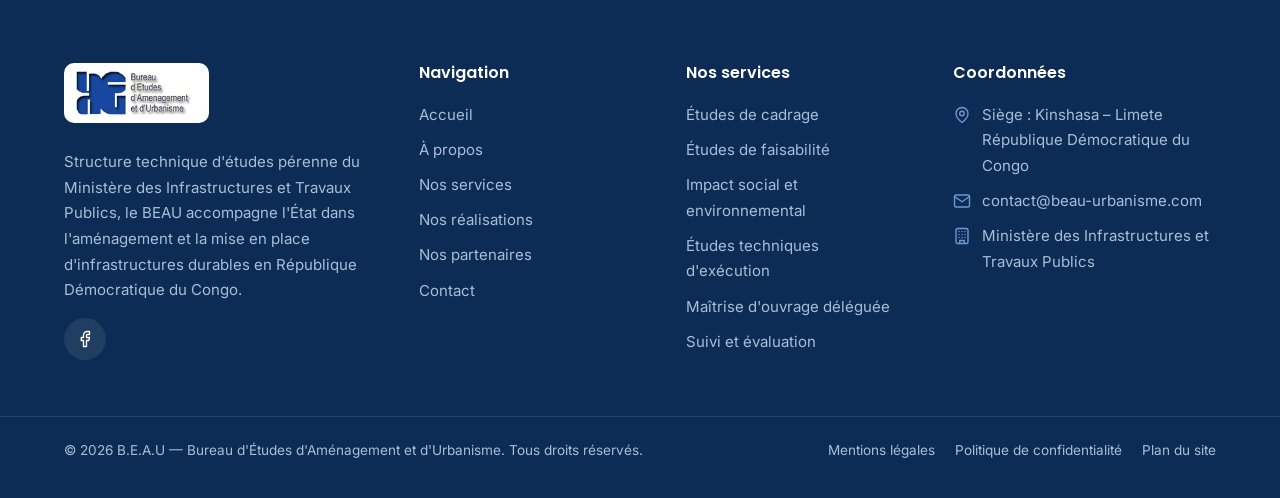
<file: services.html>
<!DOCTYPE html>
<html lang="fr" class="no-js">
<head>
  <meta charset="UTF-8">
  <meta name="viewport" content="width=device-width, initial-scale=1">
  <title>Nos services | B.E.A.U</title>
  <meta name="description" content="Les services du BEAU : études de cadrage et Plans Urbains de Référence, faisabilité, impact social et environnemental, études d'exécution, maîtrise d'ouvrage déléguée, suivi-évaluation, SIG et assainissement.">
  <link rel="canonical" href="https://www.beau-urbanisme.com/services.html">
  <meta name="theme-color" content="#123B70">
  <meta property="og:type" content="website">
  <meta property="og:site_name" content="B.E.A.U — Bureau d'Études d'Aménagement et d'Urbanisme">
  <meta property="og:title" content="Nos services | B.E.A.U">
  <meta property="og:description" content="Les services du BEAU : études de cadrage et Plans Urbains de Référence, faisabilité, impact social et environnemental, études d'exécution, maîtrise d'ouvrage déléguée, suivi-évaluation, SIG et assainissement.">
  <meta property="og:url" content="https://www.beau-urbanisme.com/services.html">
  <meta property="og:image" content="https://www.beau-urbanisme.com/assets/img/photos/siege.jpg">
  <meta property="og:locale" content="fr_CD">
  <link rel="icon" href="assets/img/favicon.png" type="image/png">
  <link rel="preconnect" href="https://fonts.googleapis.com">
  <link rel="preconnect" href="https://fonts.gstatic.com" crossorigin>
  <link href="https://fonts.googleapis.com/css2?family=Inter:wght@400;500;600&family=Poppins:wght@500;600;700&display=swap" rel="stylesheet">
  <link rel="stylesheet" href="assets/css/style.css">
</head>
<body>
  <a class="skip-link" href="#contenu">Aller au contenu</a>

  <div class="topbar">
    <div class="container">
      <div class="topbar__info">
        <span class="topbar__org">Structure technique du Ministère des Infrastructures et Travaux Publics — RDC</span>
      </div>
      <div class="topbar__info topbar__contact">
        <a href="mailto:contact@beau-urbanisme.com"><svg viewBox="0 0 24 24" fill="none" stroke="currentColor" stroke-width="1.8" stroke-linecap="round" stroke-linejoin="round" aria-hidden="true"><rect x="2" y="4" width="20" height="16" rx="2"/><path d="M22 6l-10 7L2 6"/></svg> contact@beau-urbanisme.com</a>
      </div>
    </div>
  </div>

  <header class="header">
    <div class="container">
      <a href="index.html" class="logo" aria-label="B.E.A.U — Bureau d'Études d'Aménagement et d'Urbanisme — Accueil">
        <img src="assets/img/logo-beau.png" alt="Logo du Bureau d'Études d'Aménagement et d'Urbanisme" width="195" height="71">
      </a>
      <button class="burger" type="button" aria-expanded="false" aria-controls="nav" aria-label="Ouvrir le menu"><span></span></button>
      <nav class="nav" id="nav" aria-label="Navigation principale">
        <ul class="nav__list">
          <li><a class="nav__link" href="index.html">Accueil</a></li>
          <li><a class="nav__link" href="a-propos.html">À propos</a></li>
          <li><a class="nav__link" href="services.html" aria-current="page">Nos services</a></li>
          <li><a class="nav__link" href="realisations.html">Nos réalisations</a></li>
          <li><a class="nav__link" href="partenaires.html">Nos partenaires</a></li>
          <li><a class="nav__link" href="contact.html">Contact</a></li>
        </ul>
        <a href="contact.html#formulaire" class="btn btn--primary">Demander un devis</a>
      </nav>
    </div>
  </header>

  <main id="contenu">
    <section class="page-hero">
      <div class="container">
        <ol class="breadcrumb" aria-label="Fil d'Ariane">
          <li><a href="index.html">Accueil</a></li>
          <li aria-current="page">Nos services</li>
        </ol>
        <h1>Nos services</h1>
        <p>Le BEAU intervient à tous les stades d'un projet, de l'identification jusqu'aux documents d'appel d'offres et à la conduite d'opérations.</p>
      </div>
    </section>

    <section class="section section--light" style="padding:40px 0">
      <div class="container">
        <nav class="service-nav" aria-label="Accès rapide aux services">
          <a href="#cadrage">Études de cadrage</a>
          <a href="#faisabilite">Études de faisabilité</a>
          <a href="#impact">Impact social et environnemental</a>
          <a href="#execution">Études techniques d'exécution</a>
          <a href="#mod">Maîtrise d'ouvrage déléguée</a>
          <a href="#suivi">Suivi et évaluation</a>
          <a href="#sig">SIG et cartographie</a>
          <a href="#assainissement">Assainissement urbain</a>
        </nav>
      </div>
    </section>

    <section class="section" style="padding-top:24px;padding-bottom:24px">
      <div class="container">
        <article class="service-block" id="cadrage">
          <div class="service-block__media reveal">
            <div class="media-frame media-frame--plan"><img src="assets/img/photos/pur-kikwit.jpg" alt="Illustration — Études de cadrage général et particulier" loading="lazy"></div>
          </div>
          <div class="reveal" data-delay="1">
            <span class="service-block__num">01 / 08</span>
            <h2>Études de cadrage général et particulier</h2>
            <p>Les études de cadrage général définissent les grandes orientations territoriales. Elles permettent d'anticiper les besoins en mobilité, réseaux et équipements publics, et de proposer des schémas directeurs et des Plans Urbains de Référence (cas des villes) cohérents. Elles posent les bases stratégiques sur lesquelles les projets d'infrastructures doivent s'appuyer.</p>
            <div class="benefits">
              <div><h4>Objectifs</h4><ul><li>Définir les grandes orientations territoriales</li><li>Anticiper les besoins en mobilité, réseaux et équipements publics</li><li>Proposer schémas directeurs et Plans Urbains de Référence</li></ul></div>
              <div><h4>Apports</h4><ul><li>Projets structurés dans une vision globale et cohérente</li><li>Incohérences, doublons et surcoûts évités</li><li>Visibilité stratégique qui rassure les investisseurs</li></ul></div>
            </div>
          </div>
        </article>
        <article class="service-block" id="faisabilite">
          <div class="service-block__media reveal">
            <div class="media-frame media-frame--plan"><img src="assets/img/photos/matadi-port-sec.jpg" alt="Illustration — Études de faisabilité technique et financière" loading="lazy"></div>
          </div>
          <div class="reveal" data-delay="1">
            <span class="service-block__num">02 / 08</span>
            <h2>Études de faisabilité technique et financière</h2>
            <p>Les études de préinvestissement garantissent l'optimisation des choix des investissements au regard de l'importance des financements consentis dans le secteur. Il s'agit des analyses de faisabilité, de l'identification des risques et de l'estimation des coûts et des délais.</p>
            <div class="benefits">
              <div><h4>Objectifs</h4><ul><li>Analyser la faisabilité technique et financière</li><li>Identifier les risques</li><li>Estimer les coûts et les délais</li></ul></div>
              <div><h4>Apports</h4><ul><li>Investissements sécurisés</li><li>Projets alignés sur les priorités territoriales</li><li>Adéquation avec les capacités opérationnelles</li></ul></div>
            </div>
          </div>
        </article>
        <article class="service-block" id="impact">
          <div class="service-block__media reveal">
            <div class="media-frame media-frame--plan"><img src="assets/img/photos/matadi-caracteres.jpg" alt="Illustration — Études d'impact social et environnemental" loading="lazy"></div>
          </div>
          <div class="reveal" data-delay="1">
            <span class="service-block__num">03 / 08</span>
            <h2>Études d'impact social et environnemental</h2>
            <p>Face aux défis climatiques et environnementaux, le BEAU propose des solutions d'urbanisme résilient : infrastructures vertes, corridors écologiques, systèmes de drainage durable, énergies renouvelables. La planification intègre les dimensions sociales, économiques et environnementales dans chaque projet. « La durabilité n'est pas une option, c'est une exigence. »</p>
            <div class="benefits">
              <div><h4>Objectifs</h4><ul><li>Intégrer les dimensions sociales, économiques et environnementales</li><li>Limiter les impacts négatifs des projets</li><li>Renforcer la résilience face aux changements climatiques</li></ul></div>
              <div><h4>Apports</h4><ul><li>Infrastructures vertes et corridors écologiques</li><li>Systèmes de drainage durable</li><li>Développement équilibré et inclusif</li></ul></div>
            </div>
          </div>
        </article>
        <article class="service-block" id="execution">
          <div class="service-block__media reveal">
            <div class="media-frame media-frame--plan"><img src="assets/img/photos/chk-plan-directeur.jpg" alt="Illustration — Études techniques d'exécution" loading="lazy"></div>
          </div>
          <div class="reveal" data-delay="1">
            <span class="service-block__num">04 / 08</span>
            <h2>Études techniques d'exécution</h2>
            <p>Le BEAU intervient à tous les stades d'un projet : identification, faisabilité technique et financière, avant-projet, avant-projet détaillé, préparation des conventions, des cahiers des charges et des documents d'appel d'offres. Il conçoit notamment des plans directeurs d'aménagement de sites à lotir.</p>
            <div class="benefits">
              <div><h4>Objectifs</h4><ul><li>Produire avant-projets et avant-projets détaillés</li><li>Préparer conventions et cahiers des charges</li><li>Élaborer les documents d'appel d'offres</li></ul></div>
              <div><h4>Apports</h4><ul><li>Dossiers prêts pour la mise en œuvre</li><li>Intervention efficiente des agences d'exécution</li><li>Continuité de l'étude à la réalisation</li></ul></div>
            </div>
          </div>
        </article>
        <article class="service-block" id="mod">
          <div class="service-block__media reveal">
            <div class="media-frame media-frame--plan"><img src="assets/img/photos/memorial-chantier.jpg" alt="Illustration — Maîtrise d'ouvrage déléguée et conduite d'opérations" loading="lazy"></div>
          </div>
          <div class="reveal" data-delay="1">
            <span class="service-block__num">05 / 08</span>
            <h2>Maîtrise d'ouvrage déléguée et conduite d'opérations</h2>
            <p>Suivant le cas, le BEAU joue le rôle soit de concepteur, soit de conducteur d'opérations, soit de maître d'œuvre, voire de maître d'ouvrage délégué. Pour la réalisation d'aménagements d'infrastructures et d'équipements, il intervient sur la base de conventions de collaboration passées avec les agences d'exécution du Ministère.</p>
            <div class="benefits">
              <div><h4>Objectifs</h4><ul><li>Assurer la maîtrise d'ouvrage déléguée</li><li>Conduire les opérations d'aménagement</li><li>Coordonner avec les agences d'exécution</li></ul></div>
              <div><h4>Apports</h4><ul><li>Un interlocuteur technique de l'État</li><li>Cohérence entre conception et réalisation</li><li>Cadre conventionnel clair</li></ul></div>
            </div>
          </div>
        </article>
        <article class="service-block" id="suivi">
          <div class="service-block__media reveal">
            <div class="media-frame media-frame--plan"><img src="assets/img/photos/atelier-restitution.jpg" alt="Illustration — Suivi et évaluation des programmes" loading="lazy"></div>
          </div>
          <div class="reveal" data-delay="1">
            <span class="service-block__num">06 / 08</span>
            <h2>Suivi et évaluation des programmes</h2>
            <p>Le BEAU assure le suivi et l'évaluation des programmes d'aménagement et de développement urbain. Au-delà de l'ingénierie, la planification produit des notes de synthèse, des recommandations politiques et des outils de suivi pour orienter les décisions : tableaux de suivi, grilles de contrôle et indicateurs clairs.</p>
            <div class="benefits">
              <div><h4>Objectifs</h4><ul><li>Suivre les programmes d'aménagement</li><li>Évaluer le développement urbain</li><li>Orienter les décisions publiques</li></ul></div>
              <div><h4>Apports</h4><ul><li>Notes de synthèse et recommandations</li><li>Gouvernance renforcée par des indicateurs</li><li>Transparence du bureau au terrain</li></ul></div>
            </div>
          </div>
        </article>
        <article class="service-block" id="sig">
          <div class="service-block__media reveal">
            <div class="media-frame media-frame--plan"><img src="assets/img/photos/sig.jpg" alt="Illustration — Système d'information géographique (SIG) et cartographie" loading="lazy"></div>
          </div>
          <div class="reveal" data-delay="1">
            <span class="service-block__num">07 / 08</span>
            <h2>Système d'information géographique (SIG) et cartographie</h2>
            <p>Le BEAU met en place un système d'information géographique (SIG) pour une gestion technique efficiente des infrastructures et équipements sur toute l'étendue du territoire national. Son atelier d'ingénierie cartographique se focalise sur la collecte et le traitement des données ainsi que sur la cartographie thématique, portant essentiellement sur l'état des voiries et réseaux divers (VRD).</p>
            <div class="benefits">
              <div><h4>Objectifs</h4><ul><li>Collecter et traiter les données</li><li>Produire une cartographie thématique (VRD)</li><li>Cartographier infrastructures et équipements des territoires</li></ul></div>
              <div><h4>Apports</h4><ul><li>Données de base pour toutes les interventions</li><li>Projections à court, moyen et long terme</li><li>Gestion technique efficiente</li></ul></div>
            </div>
          </div>
        </article>
        <article class="service-block" id="assainissement">
          <div class="service-block__media reveal">
            <div class="media-frame media-frame--plan"><img src="assets/img/photos/carte-pentes.jpg" alt="Illustration — Assainissement des villes et drainage" loading="lazy"></div>
          </div>
          <div class="reveal" data-delay="1">
            <span class="service-block__num">08 / 08</span>
            <h2>Assainissement des villes et drainage</h2>
            <p>Dans le cadre du projet d'assainissement des villes de la RDC, le BEAU élabore des cartes de bassins versants, des cartes de la topographie des villes et des études sommaires de drainage des eaux de chaque ville. Ceci permet la bonne conservation des routes une fois leur construction achevée.</p>
            <div class="benefits">
              <div><h4>Objectifs</h4><ul><li>Cartographier les bassins versants</li><li>Établir la topographie des villes</li><li>Réaliser des études sommaires de drainage</li></ul></div>
              <div><h4>Apports</h4><ul><li>Meilleure conservation des routes</li><li>Lutte contre l'érosion et les inondations</li><li>Planification des ouvrages d'assainissement</li></ul></div>
            </div>
          </div>
        </article>
      </div>
    </section>

    <section class="section section--light">
      <div class="container">
        <div class="section-head reveal">
          <span class="eyebrow">Les stades d'intervention</span>
          <h2>Un accompagnement de bout en bout</h2>
          <p>Suivant le cas, le BEAU est concepteur, conducteur d'opérations, maître d'œuvre, voire maître d'ouvrage délégué.</p>
        </div>
        <div class="process">
          <div class="process__step reveal"><h3>Identification</h3><p>Identification du projet et de ses priorités, avec les autorités et forces vives locales.</p></div>
          <div class="process__step reveal" data-delay="1"><h3>Faisabilité</h3><p>Faisabilité technique et financière : risques, coûts et délais.</p></div>
          <div class="process__step reveal" data-delay="2"><h3>Avant-projets</h3><p>Avant-projet et avant-projet détaillé.</p></div>
          <div class="process__step reveal" data-delay="3"><h3>Mise en œuvre</h3><p>Conventions, cahiers des charges et documents d'appel d'offres.</p></div>
        </div>
      </div>
    </section>

    <section class="section">
      <div class="container">
        <div class="section-head reveal">
          <span class="eyebrow">Outils de planification</span>
          <h2>Des instruments rigoureux, du bureau au terrain</h2>
          <p>« Pour transformer cette vision en action, le BEAU développe des outils rigoureux comme instruments garantissant la transparence, la performance et la cohérence des projets. »</p>
        </div>
        <div class="grid grid-3">
          <article class="card reveal"><div class="icon-box"><svg viewBox="0 0 24 24" fill="none" stroke="currentColor" stroke-width="1.8" stroke-linecap="round" stroke-linejoin="round" aria-hidden="true"><path d="M1 6v16l7-4 8 4 7-4V2l-7 4-8-4-7 4zM8 2v16M16 6v16"/></svg></div><h3>PUR et PPA</h3><p>Plans Urbains de Référence et Plans Particuliers d'Aménagement, socle de toute infrastructure durable.</p></article>
          <article class="card reveal" data-delay="1"><div class="icon-box"><svg viewBox="0 0 24 24" fill="none" stroke="currentColor" stroke-width="1.8" stroke-linecap="round" stroke-linejoin="round" aria-hidden="true"><circle cx="8" cy="8" r="6"/><path d="M18.1 10.4A6 6 0 1 1 10.3 18M7 6h1v4M16.7 13.9l.7.7-2.8 2.8"/></svg></div><h3>PIP</h3><p>Programmes d'Investissement Prioritaires, base des études approfondies pour l'exécution des projets.</p></article>
          <article class="card reveal" data-delay="2"><div class="icon-box"><svg viewBox="0 0 24 24" fill="none" stroke="currentColor" stroke-width="1.8" stroke-linecap="round" stroke-linejoin="round" aria-hidden="true"><path d="M20 10c0 6-8 12-8 12s-8-6-8-12a8 8 0 0 1 16 0z"/><circle cx="12" cy="10" r="3"/></svg></div><h3>Fiches de site</h3><p>Description des sites et de leurs potentialités pour chaque opération.</p></article>
          <article class="card reveal"><div class="icon-box"><svg viewBox="0 0 24 24" fill="none" stroke="currentColor" stroke-width="1.8" stroke-linecap="round" stroke-linejoin="round" aria-hidden="true"><path d="M3 3v18h18M7 16l4-4 4 4 5-6"/></svg></div><h3>Tableaux de suivi</h3><p>Suivi rigoureux des projets et des programmes d'aménagement.</p></article>
          <article class="card reveal" data-delay="1"><div class="icon-box"><svg viewBox="0 0 24 24" fill="none" stroke="currentColor" stroke-width="1.8" stroke-linecap="round" stroke-linejoin="round" aria-hidden="true"><rect x="8" y="2" width="8" height="4" rx="1"/><path d="M16 4h2a2 2 0 0 1 2 2v14a2 2 0 0 1-2 2H6a2 2 0 0 1-2-2V6a2 2 0 0 1 2-2h2M9 12h6M9 16h6"/></svg></div><h3>Grilles de contrôle</h3><p>Indicateurs clairs pour renforcer la gouvernance des projets.</p></article>
          <article class="card card--accent reveal" data-delay="2"><h3>Les PUR permettent :</h3><ul class="plain-list"><li>de structurer les projets dans une vision globale ;</li><li>d'éviter incohérences, doublons et surcoûts ;</li><li>d'intégrer les enjeux climatiques, sociaux et économiques ;</li><li>de rassurer les investisseurs.</li></ul></article>
        </div>
      </div>
    </section>

    <section class="section">
      <div class="container">
        <div class="cta reveal">
          <div>
            <h2>Besoin d'une étude ou d'un accompagnement ?</h2>
            <p>Décrivez-nous votre projet : le BEAU vous indiquera la prestation la plus adaptée.</p>
          </div>
          <div class="btn-row">
            <a href="contact.html#formulaire" class="btn btn--light">Demander un devis <svg viewBox="0 0 24 24" fill="none" stroke="currentColor" stroke-width="1.8" stroke-linecap="round" stroke-linejoin="round" aria-hidden="true"><path d="M5 12h14M13 6l6 6-6 6"/></svg></a>
            <a href="contact.html" class="btn btn--ghost"><svg viewBox="0 0 24 24" fill="none" stroke="currentColor" stroke-width="1.8" stroke-linecap="round" stroke-linejoin="round" aria-hidden="true"><rect x="2" y="4" width="20" height="16" rx="2"/><path d="M22 6l-10 7L2 6"/></svg> Nous contacter</a>
          </div>
        </div>
      </div>
    </section>
  </main>

  <footer class="footer">
    <div class="container footer__grid">
      <div>
        <a href="index.html" class="logo logo--footer" aria-label="B.E.A.U — Bureau d'Études d'Aménagement et d'Urbanisme — Accueil">
        <img src="assets/img/logo-beau.png" alt="Logo du Bureau d'Études d'Aménagement et d'Urbanisme" width="195" height="71">
      </a>
        <p>Structure technique d'études pérenne du Ministère des Infrastructures et Travaux Publics, le BEAU accompagne l'État dans l'aménagement et la mise en place d'infrastructures durables en République Démocratique du Congo.</p>
        <div class="socials">
          <a href="#" aria-label="Facebook" rel="noopener"><svg viewBox="0 0 24 24" fill="none" stroke="currentColor" stroke-width="1.8" stroke-linecap="round" stroke-linejoin="round" aria-hidden="true"><path d="M18 2h-3a5 5 0 0 0-5 5v3H7v4h3v8h4v-8h3l1-4h-4V7a1 1 0 0 1 1-1h3z"/></svg></a>
        </div>
      </div>
      <div>
        <h3>Navigation</h3>
        <ul>
          <li><a href="index.html">Accueil</a></li>
          <li><a href="a-propos.html">À propos</a></li>
          <li><a href="services.html">Nos services</a></li>
          <li><a href="realisations.html">Nos réalisations</a></li>
          <li><a href="partenaires.html">Nos partenaires</a></li>
          <li><a href="contact.html">Contact</a></li>
        </ul>
      </div>
      <div>
        <h3>Nos services</h3>
        <ul>
          <li><a href="services.html#cadrage">Études de cadrage</a></li>
          <li><a href="services.html#faisabilite">Études de faisabilité</a></li>
          <li><a href="services.html#impact">Impact social et environnemental</a></li>
          <li><a href="services.html#execution">Études techniques d'exécution</a></li>
          <li><a href="services.html#mod">Maîtrise d'ouvrage déléguée</a></li>
          <li><a href="services.html#suivi">Suivi et évaluation</a></li>
        </ul>
      </div>
      <div>
        <h3>Coordonnées</h3>
        <ul class="footer__contact">
          <li><svg viewBox="0 0 24 24" fill="none" stroke="currentColor" stroke-width="1.8" stroke-linecap="round" stroke-linejoin="round" aria-hidden="true"><path d="M20 10c0 6-8 12-8 12s-8-6-8-12a8 8 0 0 1 16 0z"/><circle cx="12" cy="10" r="3"/></svg><span>Siège : Kinshasa – Limete<br>République Démocratique du Congo</span></li>
          <li><svg viewBox="0 0 24 24" fill="none" stroke="currentColor" stroke-width="1.8" stroke-linecap="round" stroke-linejoin="round" aria-hidden="true"><rect x="2" y="4" width="20" height="16" rx="2"/><path d="M22 6l-10 7L2 6"/></svg><a href="mailto:contact@beau-urbanisme.com">contact@beau-urbanisme.com</a></li>
          <li><svg viewBox="0 0 24 24" fill="none" stroke="currentColor" stroke-width="1.8" stroke-linecap="round" stroke-linejoin="round" aria-hidden="true"><rect x="4" y="2" width="16" height="20" rx="2"/><path d="M9 22v-4h6v4M8 6h.01M16 6h.01M12 6h.01M12 10h.01M12 14h.01M16 10h.01M16 14h.01M8 10h.01M8 14h.01"/></svg><span>Ministère des Infrastructures et Travaux Publics</span></li>
        </ul>
      </div>
    </div>
    <div class="footer__bottom">
      <div class="container">
        <p>© <span data-current-year>2026</span> B.E.A.U — Bureau d'Études d'Aménagement et d'Urbanisme. Tous droits réservés.</p>
        <nav aria-label="Liens légaux">
          <a href="mentions-legales.html">Mentions légales</a>
          <a href="politique-confidentialite.html">Politique de confidentialité</a>
          <a href="sitemap.xml">Plan du site</a>
        </nav>
      </div>
    </div>
  </footer>

  <button class="to-top" type="button" aria-label="Retour en haut de page"><svg viewBox="0 0 24 24" fill="none" stroke="currentColor" stroke-width="1.8" stroke-linecap="round" stroke-linejoin="round" aria-hidden="true"><path d="M12 19V5M5 12l7-7 7 7"/></svg></button>
  <script src="assets/js/main.js" defer></script>
</body>
</html>
</file>
<file: assets/css/style.css>
/* ==========================================================================
   B.E.A.U — Bureau d'Étude d'Aménagement et d'Urbanisme
   Feuille de style principale
   ========================================================================== */

:root {
  --blue-900: #123B70;   /* Bleu principal */
  --blue-600: #2563A6;   /* Bleu secondaire */
  --blue-50:  #EAF3FC;   /* Bleu clair */
  --white:    #FFFFFF;
  --gray-50:  #F4F6F8;   /* Gris clair */
  --gray-800: #303846;   /* Gris foncé (texte) */
  --gray-500: #6B7585;
  --border:   #DCE4EE;

  --font-title: "Poppins", system-ui, sans-serif;
  --font-body: "Inter", system-ui, sans-serif;

  --radius: 14px;
  --radius-sm: 8px;
  --shadow-sm: 0 2px 8px rgba(18, 59, 112, .06);
  --shadow: 0 10px 30px rgba(18, 59, 112, .10);
  --shadow-lg: 0 20px 50px rgba(18, 59, 112, .16);
  --container: 1200px;
  --header-h: 76px;
  --ease: cubic-bezier(.22, .61, .36, 1);
}

/* ---------- Reset ---------- */
*, *::before, *::after { box-sizing: border-box; }
html { scroll-behavior: smooth; scroll-padding-top: var(--header-h); }
body {
  margin: 0;
  font-family: var(--font-body);
  font-size: 1rem;
  line-height: 1.7;
  color: var(--gray-800);
  background: var(--white);
  -webkit-font-smoothing: antialiased;
}
img, svg { max-width: 100%; height: auto; display: block; }
a { color: var(--blue-600); text-decoration: none; transition: color .2s; }
a:hover { color: var(--blue-900); }
h1, h2, h3, h4 {
  font-family: var(--font-title);
  color: var(--blue-900);
  line-height: 1.25;
  margin: 0 0 .6em;
  font-weight: 600;
}
h1 { font-size: clamp(2rem, 4.5vw, 3.4rem); font-weight: 700; }
h2 { font-size: clamp(1.6rem, 3vw, 2.3rem); }
h3 { font-size: 1.2rem; }
p { margin: 0 0 1em; }
ul { padding-left: 1.2em; }
button, input, select, textarea { font: inherit; color: inherit; }

.skip-link {
  position: absolute; left: -999px; top: 8px; z-index: 1000;
  background: var(--blue-900); color: #fff; padding: .6rem 1rem; border-radius: var(--radius-sm);
}
.skip-link:focus { left: 8px; color: #fff; }
:focus-visible { outline: 3px solid var(--blue-600); outline-offset: 3px; }
.sr-only {
  position: absolute; width: 1px; height: 1px; padding: 0; margin: -1px;
  overflow: hidden; clip: rect(0,0,0,0); white-space: nowrap; border: 0;
}

/* ---------- Layout ---------- */
.container { width: 100%; max-width: var(--container); margin: 0 auto; padding: 0 24px; }
.section { padding: 96px 0; }
.section--light { background: var(--blue-50); }
.section--gray { background: var(--gray-50); }
.section--dark { background: var(--blue-900); color: #D6E2F2; }
.section--dark h2, .section--dark h3 { color: #fff; }

.section-head { max-width: 680px; margin: 0 auto 56px; text-align: center; }
.section-head p { color: var(--gray-500); font-size: 1.08rem; }
.section--dark .section-head p { color: #B7C9E2; }
.eyebrow {
  display: inline-flex; align-items: center; gap: .5rem;
  font-family: var(--font-title); font-size: .8rem; font-weight: 600;
  letter-spacing: .14em; text-transform: uppercase; color: var(--blue-600);
  margin-bottom: .9rem;
}
.eyebrow::before { content: ""; width: 26px; height: 2px; background: currentColor; }
.section--dark .eyebrow { color: #8FB6E6; }

.grid { display: grid; gap: 28px; }
.grid-2 { grid-template-columns: repeat(2, 1fr); }
.grid-3 { grid-template-columns: repeat(3, 1fr); }
.grid-4 { grid-template-columns: repeat(4, 1fr); }
.split { display: grid; grid-template-columns: 1fr 1fr; gap: 64px; align-items: center; }

/* ---------- Buttons ---------- */
.btn {
  display: inline-flex; align-items: center; justify-content: center; gap: .55rem;
  padding: .85rem 1.6rem; border-radius: 999px; border: 2px solid transparent;
  font-family: var(--font-title); font-weight: 500; font-size: .95rem;
  cursor: pointer; transition: all .25s var(--ease); white-space: nowrap;
}
.btn svg { width: 18px; height: 18px; transition: transform .25s var(--ease); }
.btn:hover svg { transform: translateX(3px); }
.btn--primary { background: var(--blue-600); color: #fff; }
.btn--primary:hover { background: var(--blue-900); color: #fff; transform: translateY(-2px); box-shadow: var(--shadow); }
.btn--outline { border-color: var(--blue-600); color: var(--blue-600); background: transparent; }
.btn--outline:hover { background: var(--blue-600); color: #fff; }
.btn--light { background: #fff; color: var(--blue-900); }
.btn--light:hover { background: var(--blue-50); color: var(--blue-900); transform: translateY(-2px); }
.btn--ghost { border-color: rgba(255,255,255,.45); color: #fff; }
.btn--ghost:hover { background: rgba(255,255,255,.12); color: #fff; border-color: #fff; }
.btn-row { display: flex; flex-wrap: wrap; gap: 14px; }

/* ---------- Top bar & Header ---------- */
.topbar { background: var(--blue-900); color: #C9D8EC; font-size: .84rem; }
.topbar .container { display: flex; justify-content: space-between; align-items: center; min-height: 40px; gap: 16px; }
.topbar a { color: #C9D8EC; display: inline-flex; align-items: center; gap: .4rem; }
.topbar a:hover { color: #fff; }
.topbar svg { width: 15px; height: 15px; }
.topbar__info, .topbar__social { display: flex; gap: 22px; align-items: center; }

.header {
  position: sticky; top: 0; z-index: 100;
  background: rgba(255,255,255,.96); backdrop-filter: blur(10px);
  border-bottom: 1px solid transparent; transition: box-shadow .3s, border-color .3s;
}
.header.is-scrolled { box-shadow: var(--shadow-sm); border-color: var(--border); }
.header .container { display: flex; align-items: center; justify-content: space-between; height: var(--header-h); }

.logo { display: flex; align-items: center; gap: .75rem; color: var(--blue-900); }
.logo:hover { color: var(--blue-900); }
.logo img { width: auto; height: 50px; }
.logo__text { display: flex; flex-direction: column; line-height: 1.1; }
.logo__name { font-family: var(--font-title); font-weight: 700; font-size: 1.4rem; letter-spacing: .08em; }
.logo__tag { font-size: .66rem; color: var(--gray-500); letter-spacing: .02em; max-width: 190px; }

.nav { display: flex; align-items: center; gap: 6px; }
.nav__list { display: flex; list-style: none; margin: 0; padding: 0; gap: 2px; }
.nav__link {
  display: block; padding: .5rem .85rem; border-radius: 8px;
  font-family: var(--font-title); font-weight: 500; font-size: .93rem; color: var(--gray-800);
  position: relative;
}
.nav__link::after {
  content: ""; position: absolute; left: .85rem; right: .85rem; bottom: 4px; height: 2px;
  background: var(--blue-600); transform: scaleX(0); transform-origin: left; transition: transform .3s var(--ease);
}
.nav__link:hover { color: var(--blue-900); }
.nav__link:hover::after, .nav__link[aria-current="page"]::after { transform: scaleX(1); }
.nav__link[aria-current="page"] { color: var(--blue-900); }
.nav .btn { margin-left: 14px; padding: .65rem 1.25rem; }

.burger {
  display: none; width: 44px; height: 44px; border: 0; background: var(--blue-50);
  border-radius: 10px; cursor: pointer; position: relative;
}
.burger span, .burger span::before, .burger span::after {
  position: absolute; left: 50%; width: 20px; height: 2px; background: var(--blue-900);
  border-radius: 2px; transition: transform .3s var(--ease), background .2s;
}
.burger span { top: 50%; transform: translate(-50%, -50%); }
.burger span::before, .burger span::after { content: ""; left: 0; }
.burger span::before { top: -6px; }
.burger span::after { top: 6px; }
.burger[aria-expanded="true"] span { background: transparent; }
.burger[aria-expanded="true"] span::before { transform: translateY(6px) rotate(45deg); }
.burger[aria-expanded="true"] span::after { transform: translateY(-6px) rotate(-45deg); }

/* ---------- Hero ---------- */
.hero {
  position: relative; overflow: hidden; color: #fff;
  background:
    linear-gradient(120deg, rgba(18,59,112,.97) 0%, rgba(18,59,112,.9) 45%, rgba(37,99,166,.82) 100%),
    var(--blue-900);
}
.hero::before { /* grille de plan */
  content: ""; position: absolute; inset: 0;
  background-image:
    linear-gradient(rgba(255,255,255,.06) 1px, transparent 1px),
    linear-gradient(90deg, rgba(255,255,255,.06) 1px, transparent 1px),
    linear-gradient(rgba(255,255,255,.03) 1px, transparent 1px),
    linear-gradient(90deg, rgba(255,255,255,.03) 1px, transparent 1px);
  background-size: 120px 120px, 120px 120px, 24px 24px, 24px 24px;
  mask-image: linear-gradient(90deg, transparent, #000 40%);
  -webkit-mask-image: linear-gradient(90deg, transparent, #000 40%);
}
.hero .container { position: relative; display: grid; grid-template-columns: 1.05fr .95fr; gap: 48px; align-items: center; min-height: 620px; padding-top: 64px; padding-bottom: 64px; }
.hero h1 { color: #fff; margin-bottom: .45em; }
.hero h1 em { font-style: normal; color: #9CC3F0; }
.hero__lead { font-size: 1.15rem; color: #C9D8EC; max-width: 560px; margin-bottom: 2rem; }
.hero__visual { position: relative; }
.hero__visual img { width: 100%; filter: drop-shadow(0 30px 50px rgba(0,0,0,.25)); }
.hero__badge {
  position: absolute; left: -10px; bottom: 30px; background: #fff; color: var(--gray-800);
  border-radius: var(--radius); padding: 14px 18px; box-shadow: var(--shadow-lg);
  display: flex; align-items: center; gap: 12px; font-size: .88rem; line-height: 1.35;
}
.hero__badge strong { display: block; font-family: var(--font-title); color: var(--blue-900); font-size: 1.25rem; }
.hero__badge .icon-box { margin: 0; }
.hero__trust { display: flex; gap: 32px; margin-top: 2.6rem; padding-top: 1.6rem; border-top: 1px solid rgba(255,255,255,.15); flex-wrap: wrap; }
.hero__trust div { font-size: .85rem; color: #B7C9E2; }
.hero__trust strong { display: block; font-family: var(--font-title); font-size: 1.6rem; color: #fff; font-weight: 600; }

/* Page hero (pages internes) */
.page-hero { position: relative; overflow: hidden; background: var(--blue-900); color: #C9D8EC; padding: 88px 0 72px; }
.page-hero::before {
  content: ""; position: absolute; inset: 0;
  background-image:
    linear-gradient(rgba(255,255,255,.06) 1px, transparent 1px),
    linear-gradient(90deg, rgba(255,255,255,.06) 1px, transparent 1px);
  background-size: 48px 48px;
  mask-image: radial-gradient(ellipse at 80% 50%, #000 0%, transparent 70%);
  -webkit-mask-image: radial-gradient(ellipse at 80% 50%, #000 0%, transparent 70%);
}
.page-hero .container { position: relative; }
.page-hero h1 { color: #fff; font-size: clamp(2rem, 4vw, 3rem); }
.page-hero p { max-width: 640px; font-size: 1.1rem; margin: 0; }
.breadcrumb { display: flex; gap: .5rem; list-style: none; padding: 0; margin: 0 0 1.2rem; font-size: .85rem; }
.breadcrumb a { color: #9CC3F0; }
.breadcrumb li + li::before { content: "/"; margin-right: .5rem; color: #6F8DB5; }

/* ---------- Cards ---------- */
.card {
  background: #fff; border: 1px solid var(--border); border-radius: var(--radius);
  padding: 32px; transition: transform .3s var(--ease), box-shadow .3s var(--ease), border-color .3s;
}
.card:hover { transform: translateY(-6px); box-shadow: var(--shadow); border-color: transparent; }
.card h3 { margin-bottom: .5em; }
.card p { color: var(--gray-500); margin-bottom: 0; }
.card__link { display: inline-flex; align-items: center; gap: .4rem; margin-top: 1.1rem; font-family: var(--font-title); font-weight: 500; font-size: .92rem; }
.card__link svg { width: 16px; height: 16px; transition: transform .25s; }
.card__link:hover svg { transform: translateX(4px); }

.icon-box {
  width: 56px; height: 56px; border-radius: 14px; display: grid; place-items: center;
  background: var(--blue-50); color: var(--blue-600); margin-bottom: 1.3rem; flex-shrink: 0;
  transition: background .3s, color .3s;
}
.icon-box svg { width: 28px; height: 28px; }
.card:hover .icon-box { background: var(--blue-600); color: #fff; }

/* ---------- About teaser ---------- */
.media-frame { position: relative; border-radius: var(--radius); overflow: hidden; box-shadow: var(--shadow-lg); background: var(--blue-50); }
.media-frame img { width: 100%; aspect-ratio: 4/3; object-fit: cover; }
.media-stack { position: relative; padding: 0 0 40px 40px; }
.media-stack::before {
  content: ""; position: absolute; left: 0; bottom: 0; width: 70%; height: 70%;
  border: 2px solid var(--blue-600); border-radius: var(--radius); opacity: .35;
}
.media-stack .media-frame { position: relative; }
.check-list { list-style: none; padding: 0; margin: 1.5rem 0 2rem; display: grid; gap: .8rem; }
.check-list li { display: flex; gap: .75rem; align-items: flex-start; }
.check-list li::before {
  content: ""; flex-shrink: 0; width: 22px; height: 22px; margin-top: 3px; border-radius: 50%;
  background: var(--blue-50) url("data:image/svg+xml,%3Csvg xmlns='http://www.w3.org/2000/svg' viewBox='0 0 24 24' fill='none' stroke='%232563A6' stroke-width='3' stroke-linecap='round' stroke-linejoin='round'%3E%3Cpath d='M5 12l5 5L20 7'/%3E%3C/svg%3E") center/13px no-repeat;
}

/* ---------- Stats ---------- */
.stats { display: grid; grid-template-columns: repeat(4, 1fr); gap: 0; }
.stat { text-align: center; padding: 16px 24px; border-left: 1px solid rgba(255,255,255,.14); }
.stat:first-child { border-left: 0; }
.stat__num { font-family: var(--font-title); font-weight: 700; font-size: clamp(2.2rem, 4vw, 3rem); color: #fff; line-height: 1.1; }
.stat__label { color: #B7C9E2; font-size: .95rem; margin-top: .4rem; }

/* ---------- Projects ---------- */
.project-card {
  position: relative; border-radius: var(--radius); overflow: hidden; background: #fff;
  border: 1px solid var(--border); transition: transform .3s var(--ease), box-shadow .3s var(--ease);
  display: flex; flex-direction: column; text-align: left; padding: 0; cursor: pointer; width: 100%;
}
.project-card:hover { transform: translateY(-6px); box-shadow: var(--shadow-lg); }
.project-card__img { position: relative; overflow: hidden; aspect-ratio: 4/3; background: var(--blue-50); }
.project-card__img img { width: 100%; height: 100%; object-fit: cover; transition: transform .6s var(--ease); }
.project-card:hover .project-card__img img { transform: scale(1.06); }
.project-card__tag {
  position: absolute; top: 14px; left: 14px; background: rgba(255,255,255,.95); color: var(--blue-900);
  font-size: .75rem; font-weight: 600; padding: .3rem .75rem; border-radius: 999px; font-family: var(--font-title);
}
.project-card__body { padding: 22px 24px 24px; }
.project-card__body h3 { font-size: 1.08rem; margin-bottom: .35em; }
.project-meta { display: flex; flex-wrap: wrap; gap: 14px; font-size: .84rem; color: var(--gray-500); }
.project-meta span { display: inline-flex; align-items: center; gap: .35rem; }
.project-meta svg { width: 15px; height: 15px; color: var(--blue-600); }

.filters { display: flex; flex-wrap: wrap; justify-content: center; gap: 10px; margin-bottom: 44px; }
.filter-btn {
  padding: .55rem 1.2rem; border-radius: 999px; border: 1px solid var(--border); background: #fff;
  font-family: var(--font-title); font-size: .9rem; font-weight: 500; cursor: pointer; transition: all .2s;
}
.filter-btn:hover { border-color: var(--blue-600); color: var(--blue-600); }
.filter-btn.is-active { background: var(--blue-900); border-color: var(--blue-900); color: #fff; }
.project-item.is-hidden { display: none; }

/* ---------- Modal (détail projet) ---------- */
.modal {
  position: fixed; inset: 0; z-index: 500; display: none; align-items: center; justify-content: center;
  padding: 24px; background: rgba(10, 28, 54, .72); backdrop-filter: blur(4px);
}
.modal.is-open { display: flex; animation: fade .3s var(--ease); }
.modal__dialog {
  background: #fff; border-radius: var(--radius); max-width: 920px; width: 100%; max-height: calc(100vh - 48px);
  overflow: auto; position: relative; display: grid; grid-template-columns: 1.1fr 1fr;
  animation: pop .35s var(--ease);
}
.modal__media { background: #fff; display: grid; place-items: center; }
.modal__media img { width: 100%; height: 100%; max-height: 80vh; object-fit: contain; }
.modal__content { padding: 40px 36px; }
.modal__content h2 { font-size: 1.6rem; }
.modal__close {
  position: absolute; top: 14px; right: 14px; width: 40px; height: 40px; border-radius: 50%;
  border: 0; background: #fff; box-shadow: var(--shadow-sm); cursor: pointer; display: grid; place-items: center; z-index: 2;
}
.modal__close svg { width: 20px; height: 20px; }
.modal__facts { list-style: none; padding: 0; margin: 1.2rem 0; display: grid; gap: .6rem; font-size: .93rem; }
.modal__facts li { display: flex; gap: .6rem; padding-bottom: .6rem; border-bottom: 1px solid var(--border); }
.modal__facts strong { min-width: 110px; color: var(--blue-900); font-family: var(--font-title); font-weight: 500; }
@keyframes fade { from { opacity: 0; } to { opacity: 1; } }
@keyframes pop { from { opacity: 0; transform: translateY(20px) scale(.98); } to { opacity: 1; transform: none; } }

/* ---------- Avant / après ---------- */
.ba {
  position: relative; border-radius: var(--radius); overflow: hidden; aspect-ratio: 16/9;
  box-shadow: var(--shadow-lg); user-select: none; --pos: 50%; background: var(--blue-50);
}
.ba img { position: absolute; inset: 0; width: 100%; height: 100%; object-fit: cover; }
.ba__after { clip-path: inset(0 0 0 var(--pos)); }
.ba__handle {
  position: absolute; top: 0; bottom: 0; left: var(--pos); width: 3px; background: #fff;
  transform: translateX(-50%); pointer-events: none;
}
.ba__handle::after {
  content: ""; position: absolute; top: 50%; left: 50%; width: 46px; height: 46px; border-radius: 50%;
  transform: translate(-50%, -50%); background: #fff url("data:image/svg+xml,%3Csvg xmlns='http://www.w3.org/2000/svg' viewBox='0 0 24 24' fill='none' stroke='%23123B70' stroke-width='2.5' stroke-linecap='round' stroke-linejoin='round'%3E%3Cpath d='M9 6l-6 6 6 6M15 6l6 6-6 6'/%3E%3C/svg%3E") center/22px no-repeat;
  box-shadow: var(--shadow);
}
.ba__range { position: absolute; inset: 0; width: 100%; height: 100%; opacity: 0; cursor: ew-resize; margin: 0; }
.ba__label {
  position: absolute; top: 16px; padding: .3rem .8rem; border-radius: 999px; font-size: .78rem; font-weight: 600;
  font-family: var(--font-title); background: rgba(18,59,112,.85); color: #fff; pointer-events: none;
}
.ba__label--before { left: 16px; }
.ba__label--after { right: 16px; background: var(--blue-600); }

/* ---------- Services détaillés ---------- */
.service-block { display: grid; grid-template-columns: 1fr 1fr; gap: 64px; align-items: center; padding: 72px 0; border-bottom: 1px solid var(--border); }
.service-block:last-child { border-bottom: 0; }
.service-block:nth-child(even) .service-block__media { order: 2; }
.service-block__num { font-family: var(--font-title); font-size: .85rem; font-weight: 600; color: var(--blue-600); letter-spacing: .1em; }
.service-block h2 { font-size: clamp(1.4rem, 2.5vw, 1.9rem); margin-top: .3rem; }
.benefits { display: grid; grid-template-columns: 1fr 1fr; gap: 18px; margin-top: 1.5rem; }
.benefits h4 { font-size: .95rem; margin-bottom: .5rem; }
.benefits ul { margin: 0; padding: 0; list-style: none; font-size: .93rem; color: var(--gray-500); }
.benefits li { padding-left: 1.1rem; position: relative; margin-bottom: .35rem; }
.benefits li::before { content: ""; position: absolute; left: 0; top: .7em; width: 6px; height: 6px; border-radius: 50%; background: var(--blue-600); }
.service-nav { display: flex; flex-wrap: wrap; gap: 10px; justify-content: center; }
.service-nav a {
  padding: .5rem 1rem; border-radius: 999px; background: #fff; border: 1px solid var(--border);
  font-size: .88rem; font-family: var(--font-title); color: var(--gray-800);
}
.service-nav a:hover { border-color: var(--blue-600); color: var(--blue-600); }

/* ---------- Process ---------- */
.process { display: grid; grid-template-columns: repeat(4, 1fr); gap: 28px; counter-reset: step; position: relative; }
.process__step { position: relative; text-align: center; padding: 0 8px; }
.process__step::before {
  counter-increment: step; content: counter(step, decimal-leading-zero);
  display: grid; place-items: center; width: 64px; height: 64px; margin: 0 auto 1.2rem; border-radius: 50%;
  background: #fff; border: 2px solid var(--blue-600); color: var(--blue-600);
  font-family: var(--font-title); font-weight: 600; font-size: 1.1rem; position: relative; z-index: 1;
}
.process__step:not(:last-child)::after {
  content: ""; position: absolute; top: 32px; left: calc(50% + 40px); right: calc(-50% + 26px);
  border-top: 2px dashed #B9CDE6;
}
.process__step p { color: var(--gray-500); font-size: .95rem; }

/* ---------- Values / team ---------- */
.value { display: flex; gap: 18px; align-items: flex-start; }
.value .icon-box { margin: 0; }
.value h3 { margin-bottom: .3rem; }
.value p { color: var(--gray-500); margin: 0; }

.team-card { text-align: center; }
.team-card__avatar {
  width: 120px; height: 120px; border-radius: 50%; margin: 0 auto 1.2rem; display: grid; place-items: center;
  background: linear-gradient(135deg, var(--blue-600), var(--blue-900)); color: #fff;
  font-family: var(--font-title); font-size: 2rem; font-weight: 600; border: 5px solid var(--blue-50);
}
.team-card__role { color: var(--blue-600); font-size: .9rem; font-weight: 500; margin-bottom: .8rem; }

.timeline { position: relative; max-width: 820px; margin: 0 auto; padding-left: 36px; }
.timeline::before { content: ""; position: absolute; left: 9px; top: 6px; bottom: 6px; width: 2px; background: #C6D8EE; }
.timeline__item { position: relative; padding-bottom: 36px; }
.timeline__item:last-child { padding-bottom: 0; }
.timeline__item::before {
  content: ""; position: absolute; left: -36px; top: 6px; width: 20px; height: 20px; border-radius: 50%;
  background: #fff; border: 4px solid var(--blue-600);
}
.timeline__year { font-family: var(--font-title); font-weight: 600; color: var(--blue-600); font-size: .9rem; }
.timeline__item h3 { margin: .2rem 0 .3rem; }
.timeline__item p { color: var(--gray-500); margin: 0; }

.vm-card { background: #fff; border-radius: var(--radius); padding: 40px; box-shadow: var(--shadow-sm); border-top: 4px solid var(--blue-600); }
.vm-card p { color: var(--gray-500); margin: 0; font-size: 1.03rem; }

/* ---------- Partenaires ---------- */
.partner-card { display: flex; flex-direction: column; align-items: flex-start; }
.partner-logo {
  width: 100%; height: 120px; border-radius: var(--radius-sm); background: var(--gray-50);
  display: grid; place-items: center; margin-bottom: 1.3rem; border: 1px dashed var(--border);
}
.partner-logo span {
  font-family: var(--font-title); font-weight: 700; font-size: 1.6rem; letter-spacing: .06em; color: #8EA3BF;
  transition: color .3s;
}
.partner-card:hover .partner-logo span { color: var(--blue-900); }
.partner-type { font-size: .78rem; font-weight: 600; color: var(--blue-600); text-transform: uppercase; letter-spacing: .08em; margin-bottom: .3rem; }
.logo-strip { display: flex; flex-wrap: wrap; justify-content: center; gap: 18px 48px; align-items: center; }
.logo-strip span { font-family: var(--font-title); font-weight: 700; font-size: 1.25rem; letter-spacing: .06em; color: #9DB0C8; transition: color .3s; }
.logo-strip span:hover { color: var(--blue-900); }

/* ---------- CTA ---------- */
.cta {
  position: relative; overflow: hidden; border-radius: 22px; padding: 64px;
  background: linear-gradient(120deg, var(--blue-900), var(--blue-600)); color: #D6E2F2;
  display: flex; align-items: center; justify-content: space-between; gap: 40px;
}
.cta::before {
  content: ""; position: absolute; inset: 0; opacity: .5;
  background-image: linear-gradient(rgba(255,255,255,.07) 1px, transparent 1px), linear-gradient(90deg, rgba(255,255,255,.07) 1px, transparent 1px);
  background-size: 32px 32px;
  mask-image: linear-gradient(90deg, transparent 30%, #000);
  -webkit-mask-image: linear-gradient(90deg, transparent 30%, #000);
}
.cta > * { position: relative; }
.cta h2 { color: #fff; margin-bottom: .35em; }
.cta p { margin: 0; max-width: 560px; }

/* ---------- Contact ---------- */
.contact-grid { display: grid; grid-template-columns: .85fr 1.15fr; gap: 48px; align-items: start; }
.contact-info { display: grid; gap: 16px; }
.contact-item { display: flex; gap: 16px; align-items: flex-start; background: #fff; border: 1px solid var(--border); border-radius: var(--radius); padding: 20px; }
.contact-item .icon-box { margin: 0; width: 48px; height: 48px; }
.contact-item .icon-box svg { width: 22px; height: 22px; }
.contact-item h3 { font-size: 1rem; margin-bottom: .15rem; }
.contact-item p, .contact-item a { margin: 0; color: var(--gray-500); font-size: .95rem; }
.contact-item a:hover { color: var(--blue-600); }
.socials { display: flex; gap: 10px; }
.socials a {
  width: 42px; height: 42px; border-radius: 50%; display: grid; place-items: center;
  background: var(--blue-50); color: var(--blue-900); transition: all .25s;
}
.socials a:hover { background: var(--blue-600); color: #fff; transform: translateY(-3px); }
.socials svg { width: 18px; height: 18px; }

.form-card { background: #fff; border-radius: var(--radius); padding: 40px; box-shadow: var(--shadow); }
.form-grid { display: grid; grid-template-columns: 1fr 1fr; gap: 20px; }
.field { display: flex; flex-direction: column; gap: .4rem; }
.field--full { grid-column: 1 / -1; }
.field label { font-family: var(--font-title); font-size: .88rem; font-weight: 500; color: var(--blue-900); }
.field label .opt { color: var(--gray-500); font-weight: 400; }
.field input, .field select, .field textarea {
  width: 100%; padding: .85rem 1rem; border: 1.5px solid var(--border); border-radius: var(--radius-sm);
  background: var(--gray-50); transition: border-color .2s, background .2s, box-shadow .2s;
}
.field textarea { resize: vertical; min-height: 150px; }
.field input:focus, .field select:focus, .field textarea:focus {
  outline: none; border-color: var(--blue-600); background: #fff; box-shadow: 0 0 0 4px rgba(37,99,166,.12);
}
.field.has-error input, .field.has-error select, .field.has-error textarea { border-color: #C0392B; background: #FDF3F2; }
.field__error { color: #C0392B; font-size: .82rem; min-height: 1em; }
.field label.consent { font-family: var(--font-body); font-weight: 400; color: var(--gray-500); }
.consent { display: flex; gap: .6rem; align-items: flex-start; font-size: .88rem; color: var(--gray-500); }
.consent input { margin-top: .3rem; accent-color: var(--blue-600); width: 16px; height: 16px; flex-shrink: 0; }
.hp-field { position: absolute !important; left: -9999px !important; width: 1px; height: 1px; overflow: hidden; }
.form-status { display: none; margin-top: 20px; padding: 16px 18px; border-radius: var(--radius-sm); font-size: .95rem; }
.form-status.is-success { display: flex; gap: .7rem; background: #EAF7EF; color: #1E6B3A; border: 1px solid #BFE3CB; }
.form-status.is-error { display: flex; gap: .7rem; background: #FDF3F2; color: #9B2C20; border: 1px solid #F2C9C3; }
.form-status svg { width: 22px; height: 22px; flex-shrink: 0; margin-top: 1px; }
.btn[disabled] { opacity: .7; cursor: wait; transform: none !important; }

.map-frame { border-radius: var(--radius); overflow: hidden; box-shadow: var(--shadow-sm); border: 1px solid var(--border); height: 420px; }
.map-frame iframe { width: 100%; height: 100%; border: 0; display: block; }

/* ---------- FAQ ---------- */
.faq { max-width: 820px; margin: 0 auto; display: grid; gap: 12px; }
.faq details { background: #fff; border: 1px solid var(--border); border-radius: var(--radius-sm); padding: 0 22px; }
.faq summary {
  cursor: pointer; list-style: none; padding: 18px 0; font-family: var(--font-title); font-weight: 500; color: var(--blue-900);
  display: flex; justify-content: space-between; gap: 16px; align-items: center;
}
.faq summary::-webkit-details-marker { display: none; }
.faq summary::after { content: "+"; font-size: 1.4rem; color: var(--blue-600); transition: transform .3s; }
.faq details[open] summary::after { transform: rotate(45deg); }
.faq details p { color: var(--gray-500); padding-bottom: 18px; margin: 0; }

/* ---------- Legal ---------- */
.legal { max-width: 820px; margin: 0 auto; }
.legal h2 { font-size: 1.35rem; margin-top: 2.2rem; }
.legal p, .legal li { color: var(--gray-800); }
.note {
  background: var(--blue-50); border-left: 4px solid var(--blue-600); padding: 14px 18px; border-radius: 0 var(--radius-sm) var(--radius-sm) 0;
  font-size: .93rem; margin-bottom: 1.5rem;
}

/* ---------- Footer ---------- */
.footer { background: #0D2C55; color: #A9BDD8; padding-top: 80px; font-size: .94rem; }
.footer__grid { display: grid; grid-template-columns: 1.4fr 1fr 1fr 1.2fr; gap: 48px; padding-bottom: 56px; }
.footer .logo { display: inline-block; background: #fff; padding: 8px 12px; border-radius: 10px; margin-bottom: 1.2rem; }
.footer .logo img { height: 44px; }
.footer .logo__tag { color: #8EA6C6; }
.footer h3 { color: #fff; font-size: 1rem; margin-bottom: 1.2rem; }
.footer ul { list-style: none; padding: 0; margin: 0; display: grid; gap: .6rem; }
.footer a { color: #A9BDD8; }
.footer a:hover { color: #fff; }
.footer__contact li { display: flex; gap: .7rem; align-items: flex-start; }
.footer__contact svg { width: 18px; height: 18px; flex-shrink: 0; margin-top: 4px; color: #6E9AD3; }
.footer .socials a { background: rgba(255,255,255,.08); color: #fff; }
.footer .socials a:hover { background: var(--blue-600); }
.footer__bottom { border-top: 1px solid rgba(255,255,255,.1); padding: 22px 0; font-size: .85rem; }
.footer__bottom .container { display: flex; justify-content: space-between; gap: 16px; flex-wrap: wrap; }
.footer__bottom nav { display: flex; gap: 20px; flex-wrap: wrap; }

/* ---------- Back to top ---------- */
.to-top {
  position: fixed; right: 22px; bottom: 22px; z-index: 90; width: 48px; height: 48px; border-radius: 50%;
  border: 0; background: var(--blue-600); color: #fff; cursor: pointer; display: grid; place-items: center;
  box-shadow: var(--shadow); opacity: 0; visibility: hidden; transform: translateY(16px); transition: all .3s var(--ease);
}
.to-top.is-visible { opacity: 1; visibility: visible; transform: none; }
.to-top:hover { background: var(--blue-900); }
.to-top svg { width: 22px; height: 22px; }

/* ---------- Animations au défilement ---------- */
.reveal { opacity: 0; transform: translateY(28px); transition: opacity .8s var(--ease), transform .8s var(--ease); }
.reveal.is-visible { opacity: 1; transform: none; }
.reveal[data-delay="1"] { transition-delay: .1s; }
.reveal[data-delay="2"] { transition-delay: .2s; }
.reveal[data-delay="3"] { transition-delay: .3s; }
.no-js .reveal { opacity: 1; transform: none; }

@media (prefers-reduced-motion: reduce) {
  html { scroll-behavior: auto; }
  *, *::before, *::after { animation-duration: .01ms !important; transition-duration: .01ms !important; }
  .reveal { opacity: 1; transform: none; }
}

/* ==========================================================================
   Responsive
   ========================================================================== */
@media (max-width: 1100px) {
  .nav .btn { display: none; }
  .footer__grid { grid-template-columns: 1fr 1fr; }
}

@media (max-width: 960px) {
  :root { --header-h: 68px; }
  .section { padding: 72px 0; }
  .burger { display: block; }
  .nav {
    /* L'en-tête (backdrop-filter) sert de bloc conteneur : on se place sous lui
       avec une hauteur explicite, sinon top + bottom donnent une hauteur nulle. */
    position: absolute; top: 100%; left: 0; right: 0; bottom: auto;
    height: calc(100vh - var(--header-h)); height: calc(100dvh - var(--header-h));
    background: #fff; border-top: 1px solid var(--border); flex-direction: column; align-items: stretch; padding: 24px;
    transform: translateX(100%); transition: transform .35s var(--ease); overflow-y: auto;
    visibility: hidden;
  }
  .nav.is-open { transform: none; visibility: visible; }
  .nav__list { flex-direction: column; gap: 4px; }
  .nav__link { padding: 1rem; font-size: 1.05rem; border-bottom: 1px solid var(--gray-50); }
  .nav__link::after { display: none; }
  .nav__link[aria-current="page"] { background: var(--blue-50); }
  .nav .btn { display: inline-flex; margin: 20px 0 0; }
  body.nav-open { overflow: hidden; }

  .hero .container { grid-template-columns: minmax(0, 1fr); min-height: 0; padding-top: 56px; }
  .hero__visual { max-width: 560px; }
  .split, .contact-grid, .service-block { grid-template-columns: minmax(0, 1fr); gap: 40px; }
  .service-block:nth-child(even) .service-block__media { order: 0; }
  .grid-3, .grid-4 { grid-template-columns: repeat(2, 1fr); }
  .stats { grid-template-columns: repeat(2, 1fr); row-gap: 32px; }
  .stat:nth-child(3) { border-left: 0; }
  .process { grid-template-columns: repeat(2, 1fr); row-gap: 40px; }
  .process__step::after { display: none; }
  .cta { flex-direction: column; align-items: flex-start; padding: 48px 36px; }
  .modal__dialog { grid-template-columns: 1fr; }
  .modal__media img { aspect-ratio: 16/10; }
}

@media (max-width: 640px) {
  .container { padding: 0 16px; }
  .section { padding: 60px 0; }
  .topbar__contact { display: none; }
  .topbar__org { font-size: .74rem; }
  .logo img { height: 42px; }
  .logo__tag { display: none; }
  .grid-2, .grid-3, .grid-4, .form-grid, .benefits { grid-template-columns: 1fr; }
  .hero__trust { gap: 22px; }
  .hero__badge { left: 8px; bottom: 8px; padding: 10px 14px; }
  .media-stack { padding: 0 0 24px 24px; }
  .form-card { padding: 26px 20px; }
  .card { padding: 26px; }
  .cta { padding: 40px 24px; }
  .modal { padding: 12px; }
  .modal__content { padding: 28px 22px; }
  .footer__grid { grid-template-columns: 1fr; gap: 36px; }
  .page-hero { padding: 64px 0 52px; }
  .map-frame { height: 320px; }
}

/* ==========================================================================
   v2 — Contenus officiels du BEAU
   ========================================================================== */
.topbar__org { font-weight: 500; color: #E3ECF8; }
.hero__photo { border-radius: 22px; aspect-ratio: 4/3; object-fit: cover; width: 100%; border: 6px solid rgba(255,255,255,.12); }
.hero__visual img.hero__photo { filter: none; box-shadow: 0 30px 60px rgba(0,0,0,.3); }

/* Plans et cartes : affichés en entier sur fond blanc */
.media-frame--plan { background: #fff; }
.media-frame--plan img { object-fit: contain; padding: 10px; }

.quote { margin: 0 auto; max-width: 900px; text-align: center; position: relative; padding-top: 48px; }
.quote::before { content: "\201C"; position: absolute; top: -20px; left: 50%; transform: translateX(-50%); font-family: var(--font-title); font-size: 6rem; line-height: 1; color: var(--blue-50); }
.quote p { position: relative; font-family: var(--font-title); font-size: clamp(1.15rem, 2.2vw, 1.55rem); line-height: 1.55; color: var(--blue-900); font-weight: 500; }
.quote cite { display: block; font-style: normal; color: var(--gray-500); font-size: .92rem; margin-top: 1rem; }

.tag-list { list-style: none; padding: 0; margin: 1.4rem 0 0; display: flex; flex-wrap: wrap; gap: 10px; }
.tag-list li { padding: .45rem 1rem; border-radius: 999px; background: var(--blue-50); color: var(--blue-900); font-family: var(--font-title); font-size: .88rem; font-weight: 500; }

.plain-list { margin: .8rem 0 0; padding: 0; list-style: none; color: var(--gray-500); font-size: .95rem; }
.plain-list li { position: relative; padding-left: 1.1rem; margin-bottom: .5rem; }
.plain-list li::before { content: ""; position: absolute; left: 0; top: .7em; width: 6px; height: 6px; border-radius: 50%; background: var(--blue-600); }

.card--media { padding: 0; overflow: hidden; }
.card--media > img { width: 100%; aspect-ratio: 16/10; object-fit: cover; }
.card--media > div { padding: 26px 28px 30px; }
.card--accent { background: var(--blue-900); border-color: var(--blue-900); }
.card--accent h3 { color: #fff; }
.card--accent .plain-list { color: #C9D8EC; }
.card--accent .plain-list li::before { background: #9CC3F0; }

.gallery { display: grid; grid-template-columns: repeat(3, 1fr); gap: 18px; }
.gallery figure { margin: 0; position: relative; border-radius: var(--radius); overflow: hidden; aspect-ratio: 4/3; background: var(--blue-50); }
.gallery img { width: 100%; height: 100%; object-fit: cover; transition: transform .6s var(--ease); }
.gallery figure:hover img { transform: scale(1.05); }
.gallery figcaption { position: absolute; left: 0; right: 0; bottom: 0; padding: 28px 16px 12px; color: #fff; font-family: var(--font-title); font-size: .9rem; font-weight: 500; background: linear-gradient(transparent, rgba(10,28,54,.8)); }

.pip-card { background: #fff; border-radius: var(--radius); overflow: hidden; box-shadow: var(--shadow-sm); border: 1px solid var(--border); display: flex; flex-direction: column; }
.pip-card > img { width: 100%; aspect-ratio: 16/10; object-fit: contain; background: #fff; padding: 10px; border-bottom: 1px solid var(--border); }
.pip-card__body { padding: 26px 28px 30px; }
.pip-card__total { font-family: var(--font-title); font-weight: 700; font-size: clamp(1.7rem, 3vw, 2.3rem); color: var(--blue-900); margin: .2rem 0 1.1rem; }
.pip-figures { list-style: none; padding: 0; margin: 0; display: grid; grid-template-columns: 1fr 1fr; gap: 12px; }
.pip-figures li { background: var(--gray-50); border-radius: var(--radius-sm); padding: 12px 14px; font-size: .86rem; color: var(--gray-500); line-height: 1.4; }
.pip-figures strong { display: block; font-family: var(--font-title); color: var(--blue-600); font-size: 1.1rem; }
.note-small { text-align: center; color: var(--gray-500); font-size: .85rem; margin-top: 24px; }

.project-card__img img { object-position: center; }
.stat__label { max-width: 230px; margin-left: auto; margin-right: auto; }

@media (max-width: 960px) {
  .gallery { grid-template-columns: repeat(2, 1fr); }
}
@media (max-width: 640px) {
  .gallery { grid-template-columns: 1fr; }
  .pip-figures { grid-template-columns: 1fr 1fr; }
}
</file>
